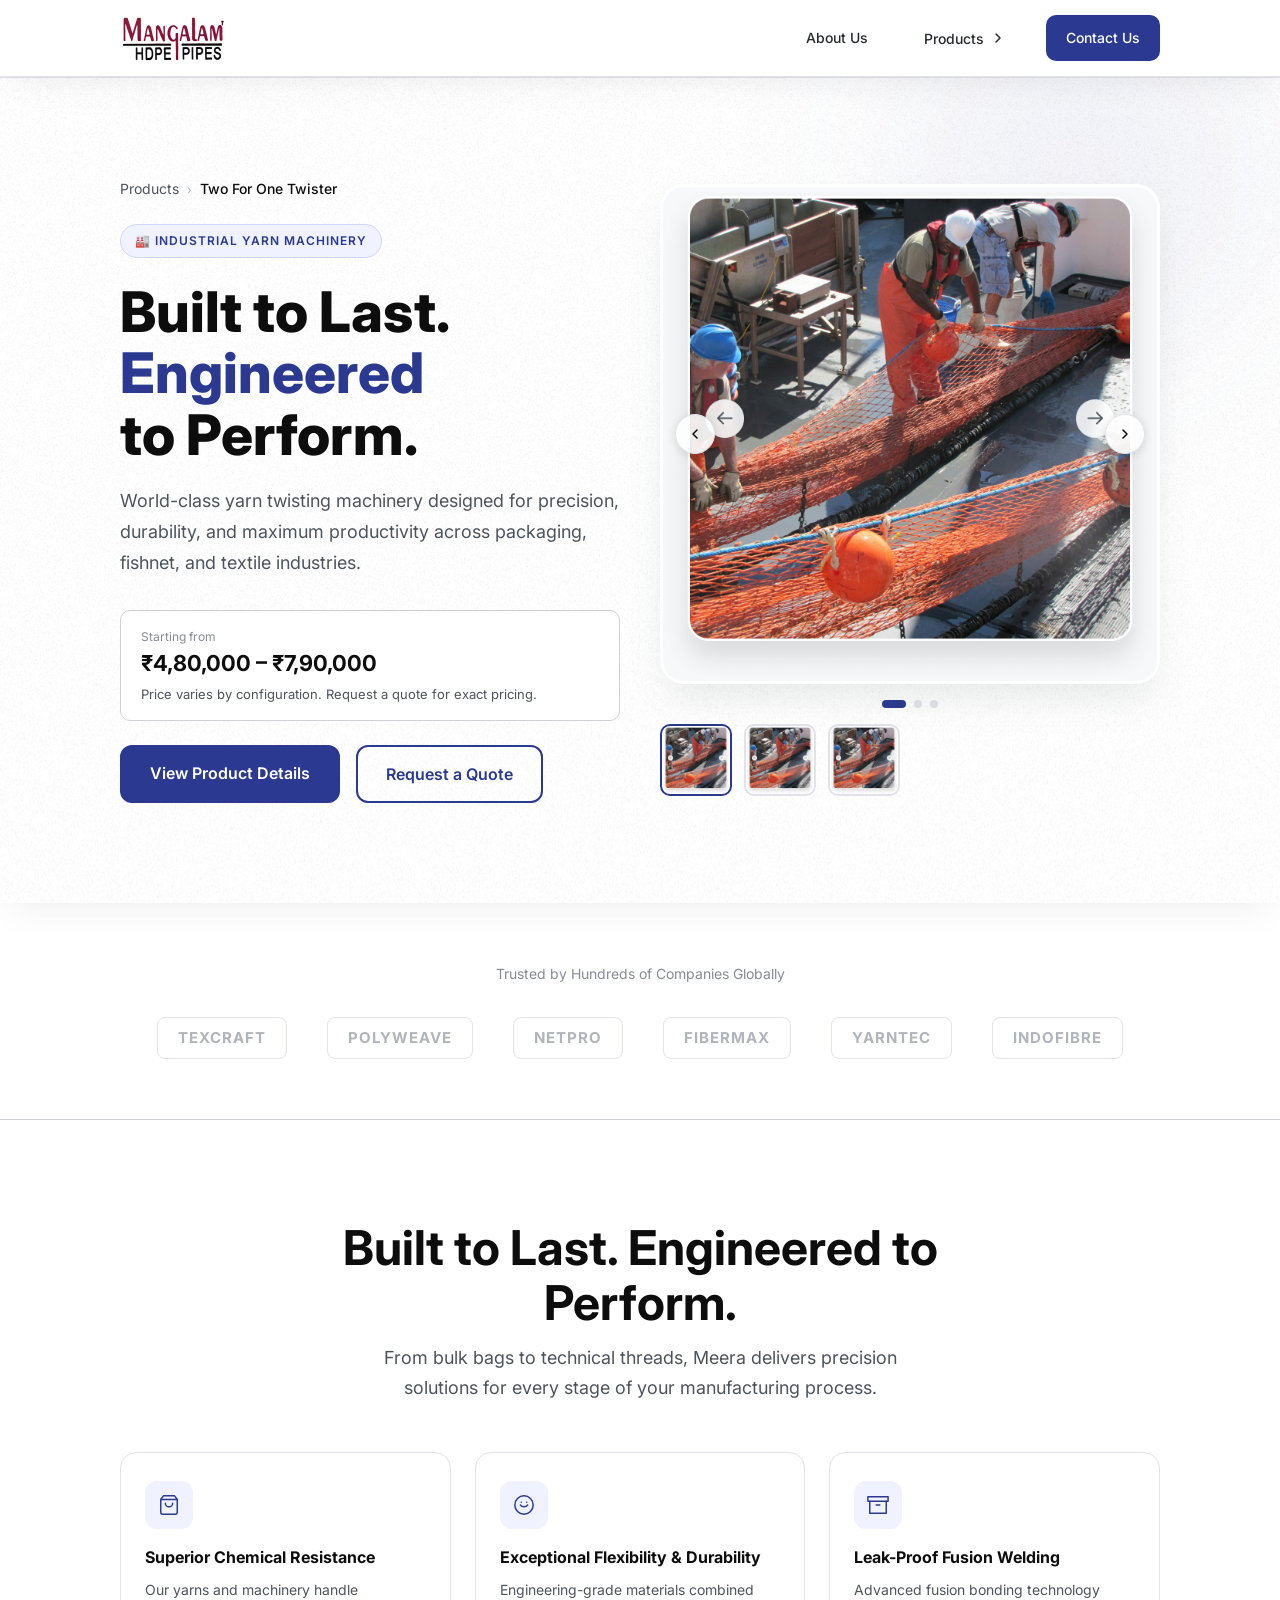
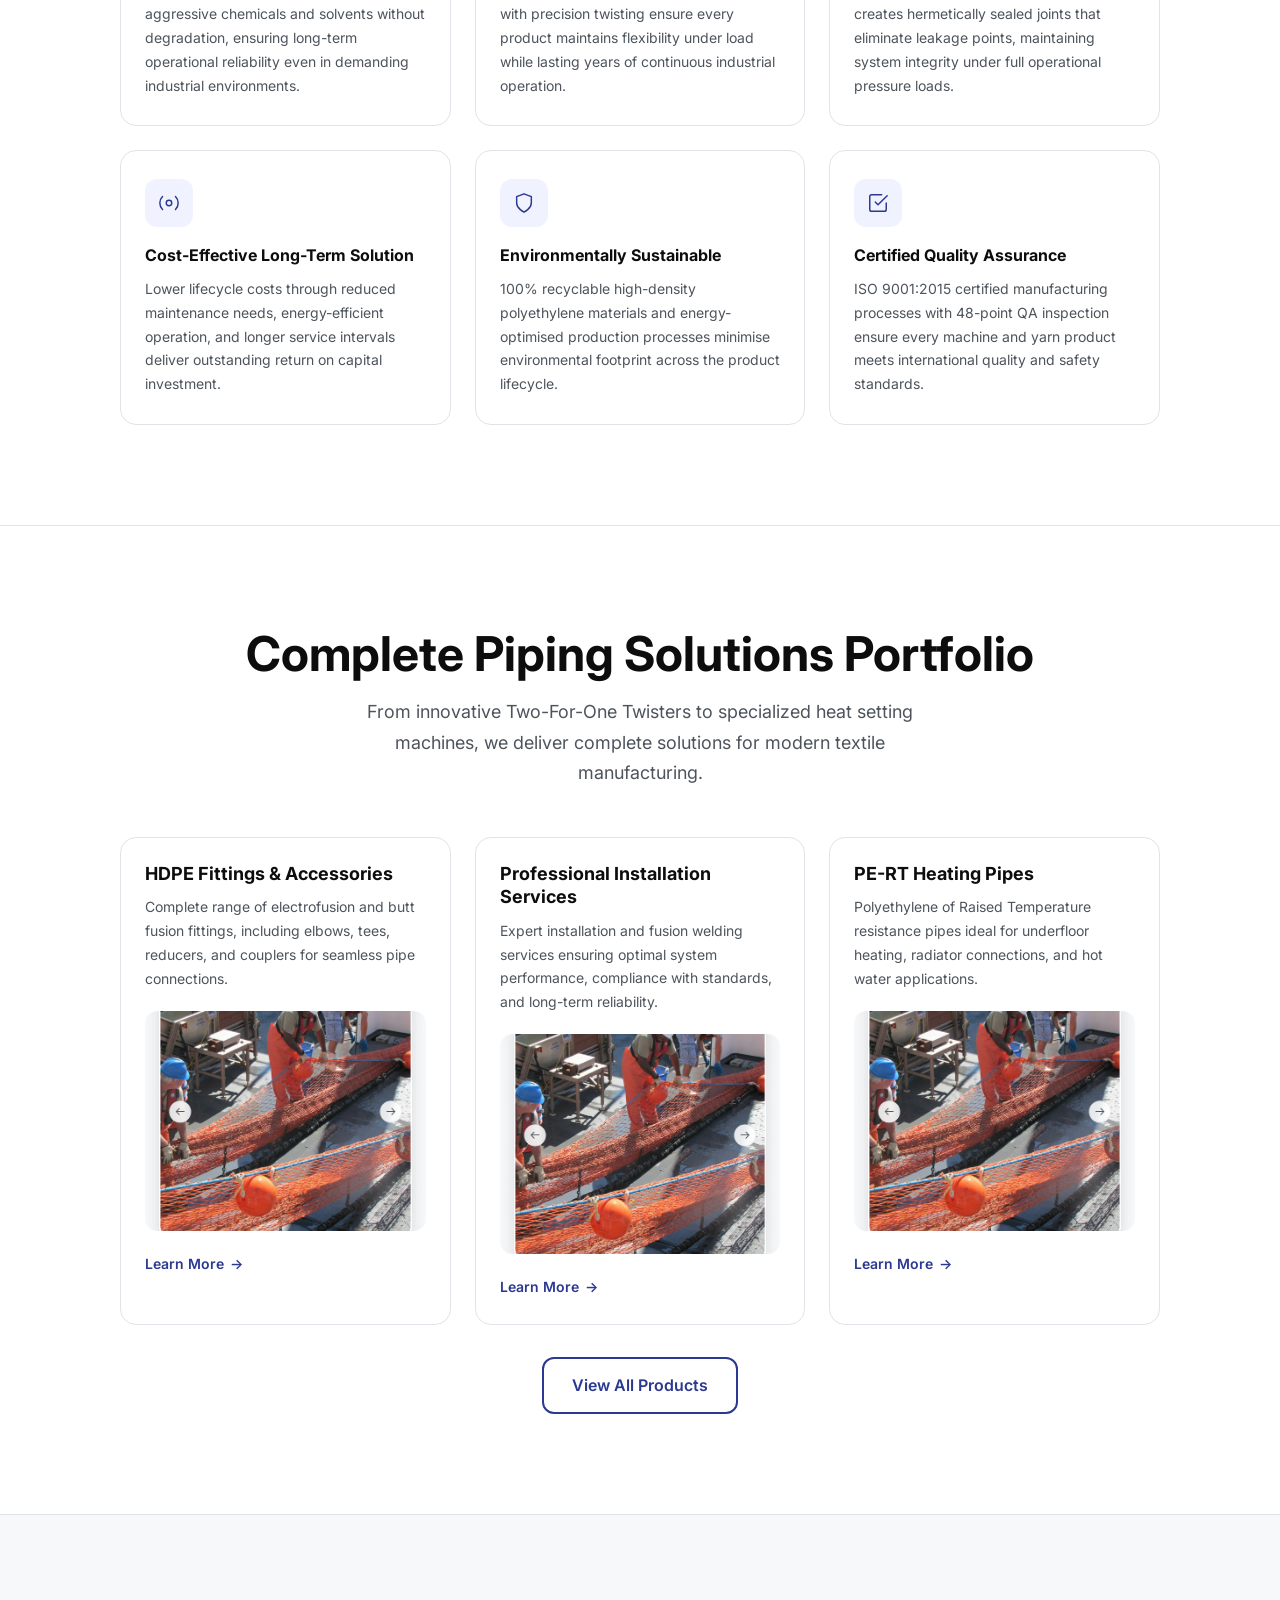
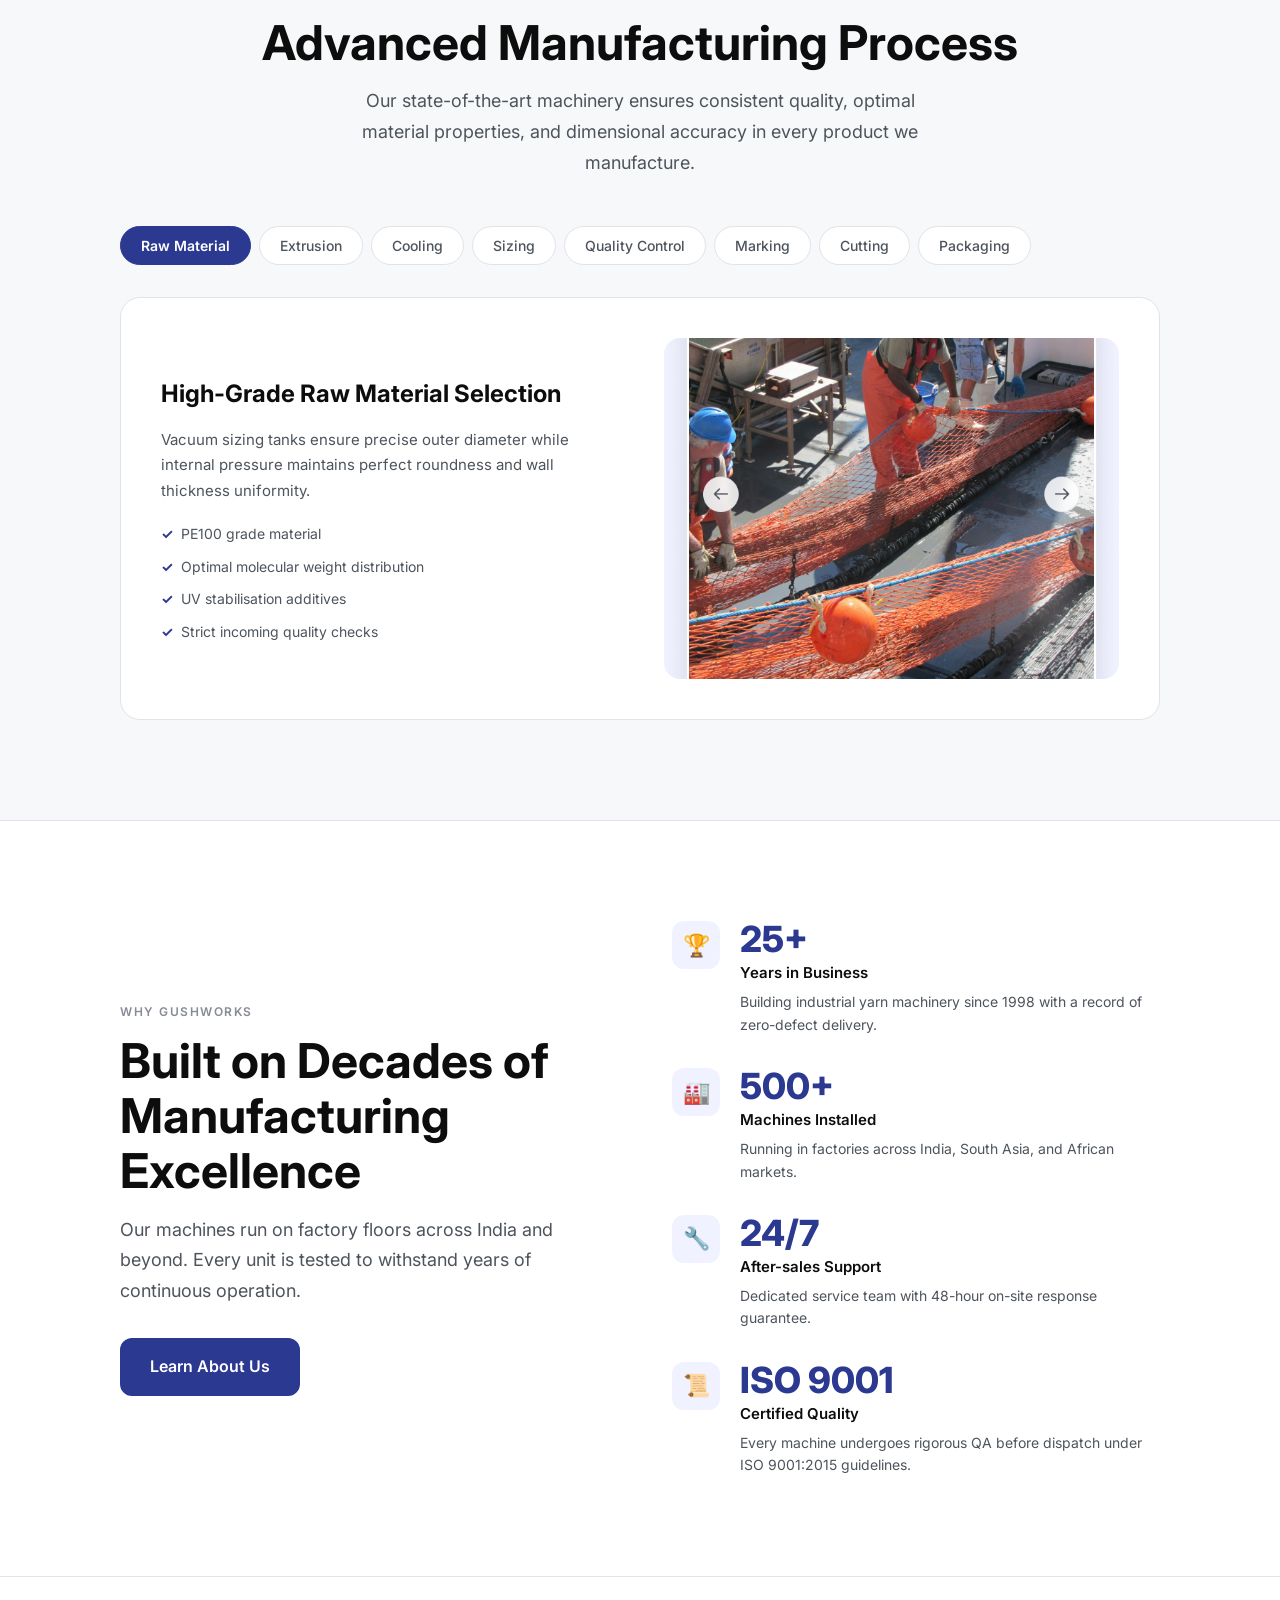
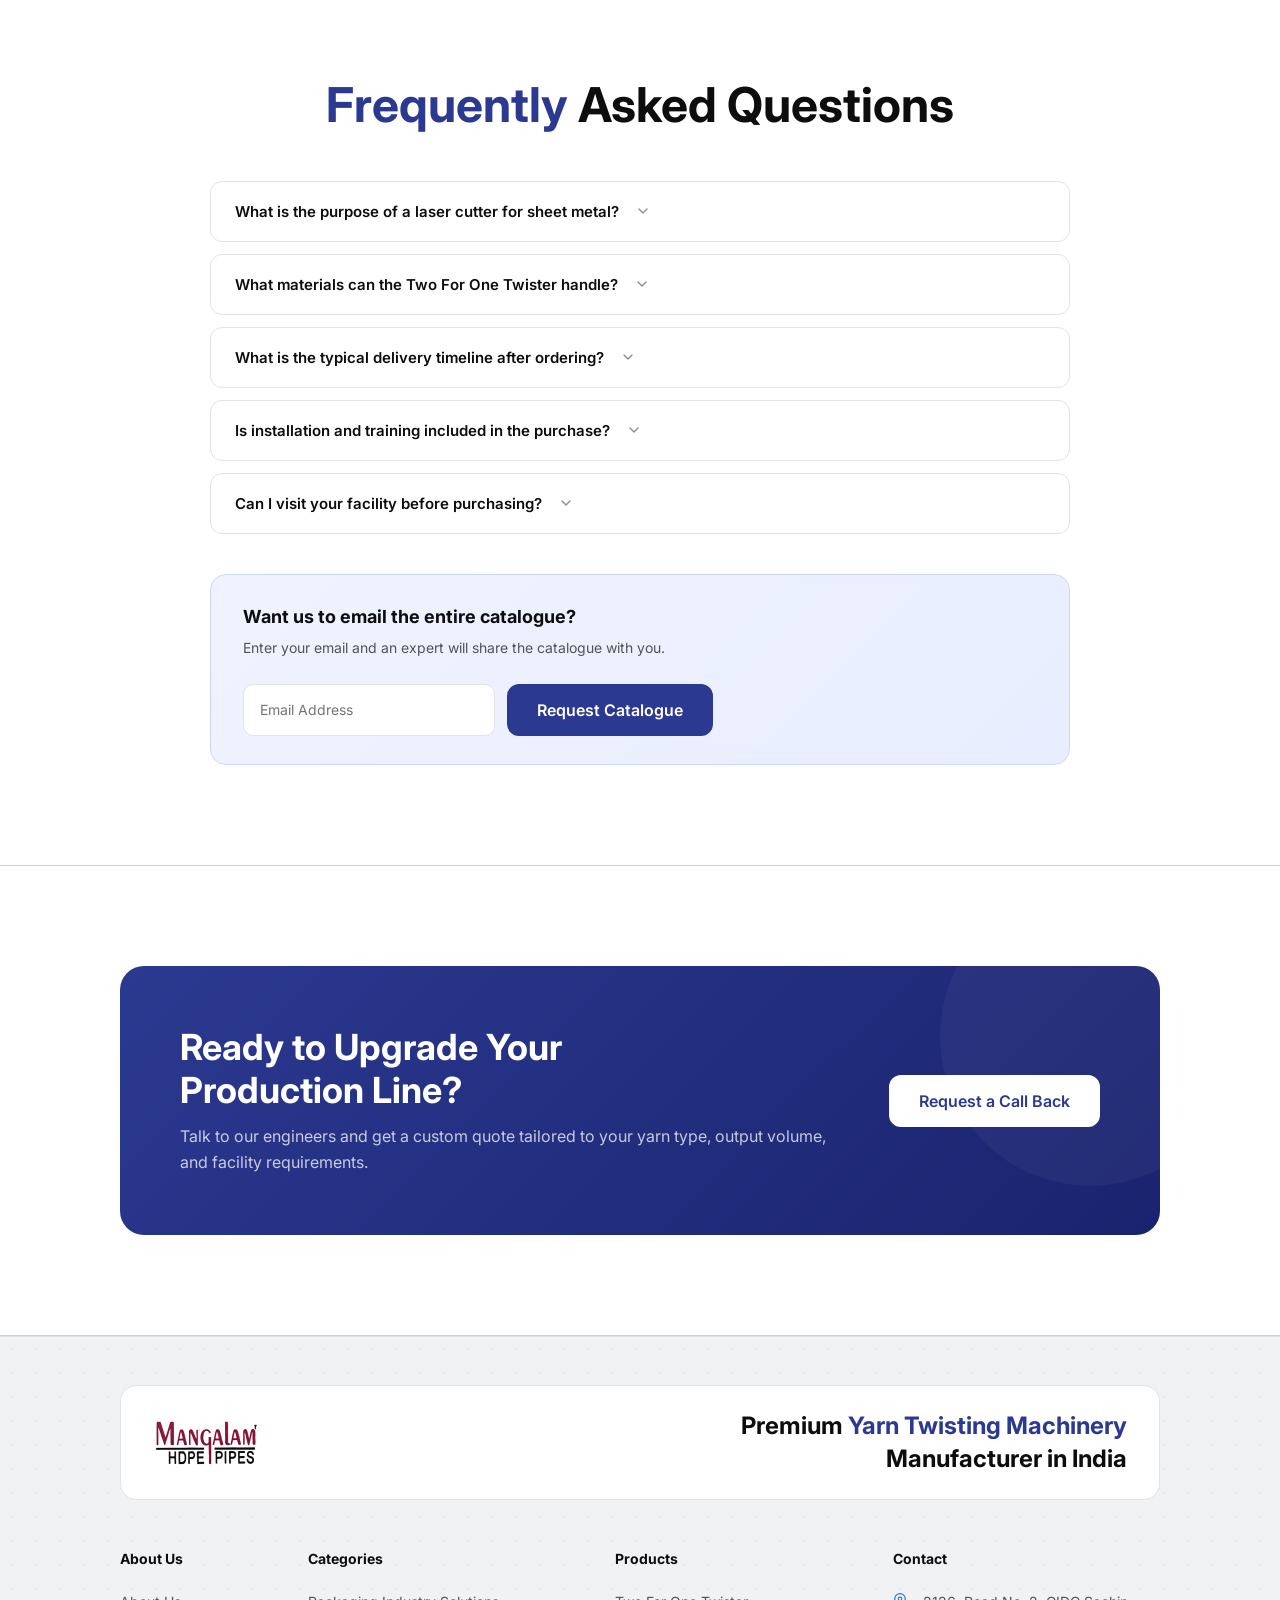
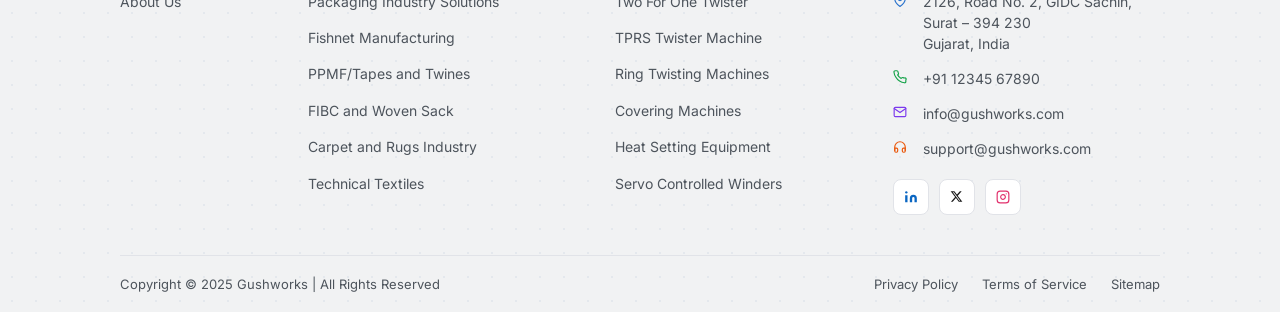
<file: index.html>
<!DOCTYPE html>
<html lang="en">
<head>
  <meta charset="UTF-8" />
  <meta name="viewport" content="width=device-width, initial-scale=1.0" />
  <title>Gushworks — Built to Last. Engineered to Perform.</title>
  <meta name="description" content="Gushworks manufactures industrial yarn machinery trusted by hundreds of companies globally. From packaging to fishnet solutions — precision engineering for every industry." />
  <link rel="stylesheet" href="styles.css" />
  <link rel="preconnect" href="https://fonts.googleapis.com" />
  <link rel="preconnect" href="https://fonts.gstatic.com" crossorigin />
</head>
<body>

<!-- ===================================================================
     STICKY HEADER BAND
     Positioned above the navbar. Hidden by default (translateY(-100%)).
     JS adds .visible class when user scrolls past the first fold (hero).
     Disappears when scrolling back to top.
=================================================================== -->
<div class="sticky-header" id="sticky-header" role="banner" aria-label="Sticky product header" aria-hidden="true">
  <div class="container">
    <div class="sticky-header__left">
      <span class="sticky-header__name">Gushworks — Two For One Twister</span>
      <span class="sticky-header__badge">🏭 Industrial Yarn Machinery</span>
    </div>
    <div class="sticky-header__right">
      <span class="sticky-header__price">₹4,80,000 – ₹7,90,000</span>
      <button class="sticky-header__cta" data-modal="modal-quote">Request a Quote</button>
    </div>
  </div>
</div>

<!-- ===================================================================
     NAVBAR
     z-index: 1000. Translates down when .sticky-header.visible is active.
=================================================================== -->
<header class="navbar" role="banner" aria-label="Main navigation">
  <div class="container">
    <a href="index.html" class="navbar__logo" aria-label="Gushworks home">
      <img src="logo.png" alt="Gushworks Logo" width="109" height="45" />
    </a>
    <nav class="navbar__right" aria-label="Primary navigation">
      <a href="about.html" class="nav-link">About Us</a>
      <div class="nav-dropdown" role="navigation" aria-label="Products dropdown">
        <button class="nav-link" aria-haspopup="true" aria-expanded="false" id="products-btn">
          Products
          <span class="nav-dropdown__icon" aria-hidden="true">
            <svg width="16" height="16" viewBox="0 0 16 16" fill="none"><path d="M6 12L10 8L6 4" stroke="currentColor" stroke-width="1.5" stroke-linecap="round" stroke-linejoin="round"/></svg>
          </span>
        </button>
        <ul class="dropdown-menu" role="menu" aria-labelledby="products-btn">
          <li role="none"><a href="product-detail.html" role="menuitem">Two For One Twister</a></li>
          <li role="none"><a href="products.html" role="menuitem">Packaging Industry Solutions</a></li>
          <li role="none"><a href="products.html" role="menuitem">Fishnet Manufacturing</a></li>
          <li role="none"><a href="products.html" role="menuitem">All Products</a></li>
        </ul>
      </div>
      <a href="contact.html" class="btn-nav">Contact Us</a>
    </nav>
    <button class="hamburger" aria-label="Toggle mobile menu" aria-expanded="false">
      <span></span><span></span><span></span>
    </button>
  </div>
</header>

<!-- Mobile Nav -->
<nav class="mobile-nav" aria-label="Mobile navigation">
  <a href="index.html">Home</a>
  <a href="about.html">About Us</a>
  <a href="products.html">Products</a>
  <a href="product-detail.html">Two For One Twister</a>
  <a href="contact.html" class="btn-mobile-contact">Contact Us</a>
</nav>

<main class="page-body">

  <!-- ===================================================================
       HERO SECTION
  =================================================================== -->
  <section class="hero" aria-label="Hero">
    <div class="hero-noise" aria-hidden="true"></div>
    <div class="hero-blur" aria-hidden="true"></div>
    <div class="container">

      <!-- Left: Content -->
      <div class="hero__content" data-reveal>
        <nav class="breadcrumb" aria-label="Breadcrumb">
          <a href="products.html">Products</a>
          <span class="sep" aria-hidden="true">›</span>
          <span class="current">Two For One Twister</span>
        </nav>
        <div class="hero__badge" aria-label="Category">🏭 Industrial Yarn Machinery</div>
        <h1 class="hero__title">Built to Last.<br><span>Engineered</span><br>to Perform.</h1>
        <p class="hero__desc">World-class yarn twisting machinery designed for precision, durability, and maximum productivity across packaging, fishnet, and textile industries.</p>

        <div class="price-card">
          <div>
            <div class="price-card__label">Starting from</div>
            <div class="price-card__value">₹4,80,000 – ₹7,90,000</div>
            <div class="price-card__note">Price varies by configuration. Request a quote for exact pricing.</div>
          </div>
        </div>

        <div class="hero__actions">
          <a href="product-detail.html" class="btn btn-primary">View Product Details</a>
          <button class="btn btn-outline" data-modal="modal-quote">Request a Quote</button>
        </div>
      </div>

      <!-- Right: Carousel -->
      <div class="hero__carousel-col" data-reveal>
        <div class="carousel-wrapper">
          <div class="carousel" id="hero-carousel" data-zoom tabindex="0" aria-label="Product images carousel" role="img">
            <div class="carousel__track" role="list">
              <div class="carousel__slide" role="listitem" aria-label="Product image 1">
                <img src="product-main.png" alt="Two For One Twister — Front view" loading="lazy" />
              </div>
              <div class="carousel__slide" role="listitem" aria-label="Product image 2">
                <img src="product-main.png" alt="Two For One Twister — Side view" loading="lazy" />
              </div>
              <div class="carousel__slide" role="listitem" aria-label="Product image 3">
                <img src="product-main.png" alt="Two For One Twister — Detail view" loading="lazy" />
              </div>
            </div>
            <button class="carousel__btn carousel__btn--prev" aria-label="Previous image">
              <svg width="16" height="16" viewBox="0 0 16 16" fill="none"><path d="M10 12L6 8L10 4" stroke="currentColor" stroke-width="1.5" stroke-linecap="round" stroke-linejoin="round"/></svg>
            </button>
            <button class="carousel__btn carousel__btn--next" aria-label="Next image">
              <svg width="16" height="16" viewBox="0 0 16 16" fill="none"><path d="M6 12L10 8L6 4" stroke="currentColor" stroke-width="1.5" stroke-linecap="round" stroke-linejoin="round"/></svg>
            </button>

          </div>
          <!-- Zoom panel -->
          <div class="zoom-panel" aria-hidden="true">
            <img src="product-main.png" alt="" />
          </div>
          <!-- Dots -->
          <div class="carousel__dots" role="tablist" aria-label="Slide indicators">
            <button class="carousel__dot active" role="tab" aria-selected="true" aria-label="Slide 1"></button>
            <button class="carousel__dot" role="tab" aria-selected="false" aria-label="Slide 2"></button>
            <button class="carousel__dot" role="tab" aria-selected="false" aria-label="Slide 3"></button>
          </div>
          <!-- Thumbnails -->
          <div class="carousel__thumbnails" aria-label="Image thumbnails">
            <button class="carousel__thumb active" aria-label="View image 1"><img src="product-main.png" alt="Thumbnail 1" /></button>
            <button class="carousel__thumb" aria-label="View image 2"><img src="product-main.png" alt="Thumbnail 2" /></button>
            <button class="carousel__thumb" aria-label="View image 3"><img src="product-main.png" alt="Thumbnail 3" /></button>
          </div>
        </div>
      </div>

    </div>
  </section>

  <!-- ===================================================================
       CLIENTS / TRUSTED BY
  =================================================================== -->
  <section class="clients-section" aria-label="Trusted clients">
    <div class="container">
      <p class="clients-label">Trusted by Hundreds of Companies Globally</p>
      <div class="clients-logos" aria-label="Client logos">
        <span class="client-logo-text">TEXCRAFT</span>
        <span class="client-logo-text">POLYWEAVE</span>
        <span class="client-logo-text">NETPRO</span>
        <span class="client-logo-text">FIBERMAX</span>
        <span class="client-logo-text">YARNTEC</span>
        <span class="client-logo-text">INDOFIBRE</span>
      </div>
    </div>
  </section>

  <!-- ===================================================================
       FEATURES — 6-CARD LIGHT GRID
  =================================================================== -->
  <section class="features-light-section" aria-label="Key features">
    <div class="container">
      <div class="text-center" data-reveal>
        <h2 class="section-heading" style="max-width:600px;margin:0 auto 12px;">Built to Last. Engineered to Perform.</h2>
        <p class="section-subheading" style="max-width:560px;margin:0 auto;">From bulk bags to technical threads, Meera delivers precision solutions for every stage of your manufacturing process.</p>
      </div>
      <div class="feat6-grid mt-48">
        <div class="feat6-card" data-reveal>
          <div class="feat6-icon">
            <svg width="22" height="22" viewBox="0 0 24 24" fill="none" stroke="currentColor" stroke-width="1.6" stroke-linecap="round" stroke-linejoin="round"><path d="M6 2L3 6v14a2 2 0 0 0 2 2h14a2 2 0 0 0 2-2V6l-3-4z"/><line x1="3" y1="6" x2="21" y2="6"/><path d="M16 10a4 4 0 0 1-8 0"/></svg>
          </div>
          <h3 class="feat6-title">Superior Chemical Resistance</h3>
          <p class="feat6-desc">Our yarns and machinery handle aggressive chemicals and solvents without degradation, ensuring long-term operational reliability even in demanding industrial environments.</p>
        </div>
        <div class="feat6-card" data-reveal>
          <div class="feat6-icon">
            <svg width="22" height="22" viewBox="0 0 24 24" fill="none" stroke="currentColor" stroke-width="1.6" stroke-linecap="round" stroke-linejoin="round"><path d="M12 2a10 10 0 1 0 0 20A10 10 0 0 0 12 2z"/><path d="M8 12s1.5 2 4 2 4-2 4-2"/><line x1="9" y1="9" x2="9.01" y2="9"/><line x1="15" y1="9" x2="15.01" y2="9"/></svg>
          </div>
          <h3 class="feat6-title">Exceptional Flexibility &amp; Durability</h3>
          <p class="feat6-desc">Engineering-grade materials combined with precision twisting ensure every product maintains flexibility under load while lasting years of continuous industrial operation.</p>
        </div>
        <div class="feat6-card" data-reveal>
          <div class="feat6-icon">
            <svg width="22" height="22" viewBox="0 0 24 24" fill="none" stroke="currentColor" stroke-width="1.6" stroke-linecap="round" stroke-linejoin="round"><polyline points="21 8 21 21 3 21 3 8"/><rect x="1" y="3" width="22" height="5"/><line x1="10" y1="12" x2="14" y2="12"/></svg>
          </div>
          <h3 class="feat6-title">Leak-Proof Fusion Welding</h3>
          <p class="feat6-desc">Advanced fusion bonding technology creates hermetically sealed joints that eliminate leakage points, maintaining system integrity under full operational pressure loads.</p>
        </div>
        <div class="feat6-card" data-reveal>
          <div class="feat6-icon">
            <svg width="22" height="22" viewBox="0 0 24 24" fill="none" stroke="currentColor" stroke-width="1.6" stroke-linecap="round" stroke-linejoin="round"><circle cx="12" cy="12" r="3"/><path d="M19.07 4.93a10 10 0 0 1 0 14.14"/><path d="M4.93 4.93a10 10 0 0 0 0 14.14"/></svg>
          </div>
          <h3 class="feat6-title">Cost-Effective Long-Term Solution</h3>
          <p class="feat6-desc">Lower lifecycle costs through reduced maintenance needs, energy-efficient operation, and longer service intervals deliver outstanding return on capital investment.</p>
        </div>
        <div class="feat6-card" data-reveal>
          <div class="feat6-icon">
            <svg width="22" height="22" viewBox="0 0 24 24" fill="none" stroke="currentColor" stroke-width="1.6" stroke-linecap="round" stroke-linejoin="round"><path d="M12 22s8-4 8-10V5l-8-3-8 3v7c0 6 8 10 8 10z"/></svg>
          </div>
          <h3 class="feat6-title">Environmentally Sustainable</h3>
          <p class="feat6-desc">100% recyclable high-density polyethylene materials and energy-optimised production processes minimise environmental footprint across the product lifecycle.</p>
        </div>
        <div class="feat6-card" data-reveal>
          <div class="feat6-icon">
            <svg width="22" height="22" viewBox="0 0 24 24" fill="none" stroke="currentColor" stroke-width="1.6" stroke-linecap="round" stroke-linejoin="round"><polyline points="9 11 12 14 22 4"/><path d="M21 12v7a2 2 0 0 1-2 2H5a2 2 0 0 1-2-2V5a2 2 0 0 1 2-2h11"/></svg>
          </div>
          <h3 class="feat6-title">Certified Quality Assurance</h3>
          <p class="feat6-desc">ISO 9001:2015 certified manufacturing processes with 48-point QA inspection ensure every machine and yarn product meets international quality and safety standards.</p>
        </div>
      </div>
    </div>
  </section>

  <!-- ===================================================================
       PRODUCTS GRID — Figma layout: title→desc→image→Learn More
  =================================================================== -->
  <section class="products-section" id="products" aria-label="Product lineup">
    <div class="container">
      <div class="text-center" data-reveal>
        <h2 class="section-heading">Complete Piping Solutions Portfolio</h2>
        <p class="section-subheading" style="max-width:580px;margin:12px auto 0;">From innovative Two-For-One Twisters to specialized heat setting machines, we deliver complete solutions for modern textile manufacturing.</p>
      </div>
      <div class="portfolio-grid mt-48">
        <article class="portfolio-card" data-reveal>
          <div class="portfolio-card__body">
            <h3 class="portfolio-card__title">HDPE Fittings &amp; Accessories</h3>
            <p class="portfolio-card__desc">Complete range of electrofusion and butt fusion fittings, including elbows, tees, reducers, and couplers for seamless pipe connections.</p>
          </div>
          <div class="portfolio-card__img">
            <img src="product-main.png" alt="HDPE Fittings" loading="lazy" />
          </div>
          <div class="portfolio-card__footer">
            <a href="product-detail.html" class="portfolio-card__btn">Learn More</a>
          </div>
        </article>
        <article class="portfolio-card" data-reveal>
          <div class="portfolio-card__body">
            <h3 class="portfolio-card__title">Professional Installation Services</h3>
            <p class="portfolio-card__desc">Expert installation and fusion welding services ensuring optimal system performance, compliance with standards, and long-term reliability.</p>
          </div>
          <div class="portfolio-card__img">
            <img src="product-main.png" alt="Professional Installation" loading="lazy" />
          </div>
          <div class="portfolio-card__footer">
            <a href="products.html" class="portfolio-card__btn">Learn More</a>
          </div>
        </article>
        <article class="portfolio-card" data-reveal>
          <div class="portfolio-card__body">
            <h3 class="portfolio-card__title">PE-RT Heating Pipes</h3>
            <p class="portfolio-card__desc">Polyethylene of Raised Temperature resistance pipes ideal for underfloor heating, radiator connections, and hot water applications.</p>
          </div>
          <div class="portfolio-card__img">
            <img src="product-main.png" alt="PE-RT Heating Pipes" loading="lazy" />
          </div>
          <div class="portfolio-card__footer">
            <a href="products.html" class="portfolio-card__btn">Learn More</a>
          </div>
        </article>
      </div>
      <div class="text-center mt-32" data-reveal>
        <a href="products.html" class="btn btn-outline">View All Products</a>
      </div>
    </div>
  </section>

  <!-- ===================================================================
       MANUFACTURING PROCESS — Tab style
  =================================================================== -->
  <section class="process-section" aria-label="Manufacturing process">
    <div class="container">
      <div class="text-center" data-reveal>
        <h2 class="section-heading">Advanced Manufacturing Process</h2>
        <p class="section-subheading" style="max-width:580px;margin:12px auto 0;">Our state-of-the-art machinery ensures consistent quality, optimal material properties, and dimensional accuracy in every product we manufacture.</p>
      </div>
      <!-- Tab strip -->
      <div class="process-tabs mt-48" role="tablist" aria-label="Process steps">
        <button class="process-tab active" role="tab" aria-selected="true" data-process="raw-material">Raw Material</button>
        <button class="process-tab" role="tab" aria-selected="false" data-process="extrusion">Extrusion</button>
        <button class="process-tab" role="tab" aria-selected="false" data-process="cooling">Cooling</button>
        <button class="process-tab" role="tab" aria-selected="false" data-process="sizing">Sizing</button>
        <button class="process-tab" role="tab" aria-selected="false" data-process="quality">Quality Control</button>
        <button class="process-tab" role="tab" aria-selected="false" data-process="marking">Marking</button>
        <button class="process-tab" role="tab" aria-selected="false" data-process="cutting">Cutting</button>
        <button class="process-tab" role="tab" aria-selected="false" data-process="packaging">Packaging</button>
      </div>
      <!-- Tab panels -->
      <div class="process-panels">
        <div class="process-panel active" id="raw-material" role="tabpanel">
          <div class="process-panel__content">
            <div class="process-panel__text">
              <h3>High-Grade Raw Material Selection</h3>
              <p>Vacuum sizing tanks ensure precise outer diameter while internal pressure maintains perfect roundness and wall thickness uniformity.</p>
              <ul class="process-panel__list">
                <li>PE100 grade material</li>
                <li>Optimal molecular weight distribution</li>
                <li>UV stabilisation additives</li>
                <li>Strict incoming quality checks</li>
              </ul>
            </div>
            <div class="process-panel__img">
              <img src="product-main.png" alt="Raw material processing" loading="lazy" />
            </div>
          </div>
        </div>
        <div class="process-panel" id="extrusion" role="tabpanel">
          <div class="process-panel__content">
            <div class="process-panel__text">
              <h3>Precision Extrusion Technology</h3>
              <p>Computer-controlled extruders melt and form the raw material at precise temperatures, ensuring consistent wall thickness and structural integrity.</p>
              <ul class="process-panel__list">
                <li>Temperature-controlled barrel zones</li>
                <li>Consistent melt pressure monitoring</li>
                <li>Automated screw speed adjustment</li>
                <li>Real-time output logging</li>
              </ul>
            </div>
            <div class="process-panel__img">
              <img src="product-main.png" alt="Extrusion process" loading="lazy" />
            </div>
          </div>
        </div>
        <div class="process-panel" id="cooling" role="tabpanel">
          <div class="process-panel__content">
            <div class="process-panel__text">
              <h3>Controlled Cooling System</h3>
              <p>Water cooling tanks rapidly stabilise the product shape, locking in dimensional accuracy and preventing warping or distortion.</p>
              <ul class="process-panel__list">
                <li>Multi-stage cooling tanks</li>
                <li>Temperature-regulated water</li>
                <li>Minimal thermal stress</li>
              </ul>
            </div>
            <div class="process-panel__img">
              <img src="product-main.png" alt="Cooling process" loading="lazy" />
            </div>
          </div>
        </div>
        <div class="process-panel" id="sizing" role="tabpanel">
          <div class="process-panel__content">
            <div class="process-panel__text">
              <h3>Vacuum Sizing &amp; Calibration</h3>
              <p>Vacuum sizing tanks maintain exact outside diameter while ensuring round, uniform cross-section throughout the entire product length.</p>
              <ul class="process-panel__list">
                <li>±0.1 mm diameter tolerance</li>
                <li>Automated vacuum control</li>
                <li>Continuous dimension logging</li>
              </ul>
            </div>
            <div class="process-panel__img">
              <img src="product-main.png" alt="Sizing process" loading="lazy" />
            </div>
          </div>
        </div>
        <div class="process-panel" id="quality" role="tabpanel">
          <div class="process-panel__content">
            <div class="process-panel__text">
              <h3>48-Point Quality Control</h3>
              <p>Every product passes a 48-point inspection including dimensional accuracy, pressure testing, and visual surface quality checks.</p>
              <ul class="process-panel__list">
                <li>Hydrostatic pressure testing</li>
                <li>Wall thickness verification</li>
                <li>Surface defect inspection</li>
                <li>ISO 9001:2015 documentation</li>
              </ul>
            </div>
            <div class="process-panel__img">
              <img src="product-main.png" alt="Quality control" loading="lazy" />
            </div>
          </div>
        </div>
        <div class="process-panel" id="marking" role="tabpanel">
          <div class="process-panel__content">
            <div class="process-panel__text">
              <h3>Laser Marking &amp; Identification</h3>
              <p>Permanent laser marking applies product code, standard compliance, batch number, and production date at specified intervals along the entire length.</p>
              <ul class="process-panel__list">
                <li>Permanent UV-resistant marking</li>
                <li>Full traceability data</li>
                <li>Standard compliance codes</li>
              </ul>
            </div>
            <div class="process-panel__img">
              <img src="product-main.png" alt="Marking process" loading="lazy" />
            </div>
          </div>
        </div>
        <div class="process-panel" id="cutting" role="tabpanel">
          <div class="process-panel__content">
            <div class="process-panel__text">
              <h3>High-Precision Cutting</h3>
              <p>Servo-controlled planetary cutters deliver burr-free, square cuts at exact specified lengths with tolerance within ±2 mm.</p>
              <ul class="process-panel__list">
                <li>±2 mm length accuracy</li>
                <li>Burr-free cut surface</li>
                <li>Automated length counting</li>
              </ul>
            </div>
            <div class="process-panel__img">
              <img src="product-main.png" alt="Cutting process" loading="lazy" />
            </div>
          </div>
        </div>
        <div class="process-panel" id="packaging" role="tabpanel">
          <div class="process-panel__content">
            <div class="process-panel__text">
              <h3>Secure Packaging &amp; Dispatch</h3>
              <p>Products are bundled, capped, and stretch-wrapped with full labelling for safe transport and easy site handling on delivery.</p>
              <ul class="process-panel__list">
                <li>End-capped for protection</li>
                <li>Bundled &amp; stretch-wrapped</li>
                <li>Full batch documentation</li>
              </ul>
            </div>
            <div class="process-panel__img">
              <img src="product-main.png" alt="Packaging process" loading="lazy" />
            </div>
          </div>
        </div>
      </div>
    </div>
  </section>

  <!-- ===================================================================
       WHY CHOOSE US
  =================================================================== -->
  <section class="why-section" id="why-us" aria-label="Why choose Gushworks">
    <div class="container">
      <div class="why-grid">
        <div data-reveal>
          <div class="section-label">Why Gushworks</div>
          <h2 class="section-heading">Built on Decades of Manufacturing Excellence</h2>
          <p class="section-subheading">Our machines run on factory floors across India and beyond. Every unit is tested to withstand years of continuous operation.</p>
          <div class="mt-32">
            <a href="about.html" class="btn btn-primary">Learn About Us</a>
          </div>
        </div>
        <div class="why__stat-list" data-reveal>
          <div class="why__stat-item">
            <div class="why__stat-icon">🏆</div>
            <div>
              <div class="why__stat-num">25+</div>
              <div class="why__stat-label">Years in Business</div>
              <div class="why__stat-desc">Building industrial yarn machinery since 1998 with a record of zero-defect delivery.</div>
            </div>
          </div>
          <div class="why__stat-item">
            <div class="why__stat-icon">🏭</div>
            <div>
              <div class="why__stat-num">500+</div>
              <div class="why__stat-label">Machines Installed</div>
              <div class="why__stat-desc">Running in factories across India, South Asia, and African markets.</div>
            </div>
          </div>
          <div class="why__stat-item">
            <div class="why__stat-icon">🔧</div>
            <div>
              <div class="why__stat-num">24/7</div>
              <div class="why__stat-label">After-sales Support</div>
              <div class="why__stat-desc">Dedicated service team with 48-hour on-site response guarantee.</div>
            </div>
          </div>
          <div class="why__stat-item">
            <div class="why__stat-icon">📜</div>
            <div>
              <div class="why__stat-num">ISO 9001</div>
              <div class="why__stat-label">Certified Quality</div>
              <div class="why__stat-desc">Every machine undergoes rigorous QA before dispatch under ISO 9001:2015 guidelines.</div>
            </div>
          </div>
        </div>
      </div>
    </div>
  </section>

  <!-- ===================================================================
       FAQ ACCORDION
  =================================================================== -->
  <section class="faq-section" id="faq" aria-label="Frequently asked questions">
    <div class="container">
      <div class="text-center" data-reveal>
        <h2 class="section-heading"><span style="color:var(--primary);">Frequently</span> Asked Questions</h2>
      </div>
      <div class="faq-solo mt-48" data-reveal>
        <ul class="faq-list" aria-label="FAQ list">
          <li class="faq-item">
            <button class="faq-question" aria-expanded="false">
              What is the purpose of a laser cutter for sheet metal?
              <span class="faq-chevron" aria-hidden="true">
                <svg width="16" height="16" viewBox="0 0 24 24" fill="none" stroke="currentColor" stroke-width="2" stroke-linecap="round" stroke-linejoin="round"><polyline points="6 9 12 15 18 9"/></svg>
              </span>
            </button>
            <div class="faq-answer">
              It is designed to cut various types of sheet metal with precision, allowing for intricate designs and shapes that are essential in manufacturing processes.
            </div>
          </li>
          <li class="faq-item">
            <button class="faq-question" aria-expanded="false">
              What materials can the Two For One Twister handle?
              <span class="faq-chevron" aria-hidden="true">
                <svg width="16" height="16" viewBox="0 0 24 24" fill="none" stroke="currentColor" stroke-width="2" stroke-linecap="round" stroke-linejoin="round"><polyline points="6 9 12 15 18 9"/></svg>
              </span>
            </button>
            <div class="faq-answer">
              The Two For One Twister is engineered for PP (polypropylene), HDPE, Nylon, Polyester, and blended yarn compositions. It supports both monofilament and multifilament configurations with adjustable tension settings.
            </div>
          </li>
          <li class="faq-item">
            <button class="faq-question" aria-expanded="false">
              What is the typical delivery timeline after ordering?
              <span class="faq-chevron" aria-hidden="true">
                <svg width="16" height="16" viewBox="0 0 24 24" fill="none" stroke="currentColor" stroke-width="2" stroke-linecap="round" stroke-linejoin="round"><polyline points="6 9 12 15 18 9"/></svg>
              </span>
            </button>
            <div class="faq-answer">
              Standard lead time is 8–12 weeks from order confirmation. Custom configurations may require 14–16 weeks. Expedited manufacturing is available for urgent orders — contact us for availability.
            </div>
          </li>
          <li class="faq-item">
            <button class="faq-question" aria-expanded="false">
              Is installation and training included in the purchase?
              <span class="faq-chevron" aria-hidden="true">
                <svg width="16" height="16" viewBox="0 0 24 24" fill="none" stroke="currentColor" stroke-width="2" stroke-linecap="round" stroke-linejoin="round"><polyline points="6 9 12 15 18 9"/></svg>
              </span>
            </button>
            <div class="faq-answer">
              Yes. All purchases include free on-site installation, commissioning, and a 2-day operator training program. Our service engineers are available Pan-India and in select international markets.
            </div>
          </li>
          <li class="faq-item">
            <button class="faq-question" aria-expanded="false">
              Can I visit your facility before purchasing?
              <span class="faq-chevron" aria-hidden="true">
                <svg width="16" height="16" viewBox="0 0 24 24" fill="none" stroke="currentColor" stroke-width="2" stroke-linecap="round" stroke-linejoin="round"><polyline points="6 9 12 15 18 9"/></svg>
              </span>
            </button>
            <div class="faq-answer">
              Absolutely. We welcome factory visits to see live machine demonstrations. Please contact us to schedule a visit. We also accommodate video-call based demonstrations for international buyers.
            </div>
          </li>
        </ul>

        <!-- Catalogue CTA -->
        <div class="faq-catalogue-cta" data-reveal>
          <div class="faq-catalogue-cta__text">
            <h4>Want us to email the entire catalogue?</h4>
            <p>Enter your email and an expert will share the catalogue with you.</p>
          </div>
          <form class="faq-catalogue-cta__form" onsubmit="return false;" aria-label="Catalogue request form">
            <input type="email" class="faq-catalogue-input" placeholder="Email Address" aria-label="Your email address" />
            <button type="submit" class="btn btn-primary">Request Catalogue</button>
          </form>
        </div>
      </div>
    </div>
  </section>

  <!-- ===================================================================
       CONTACT CTA
  =================================================================== -->
  <section class="cta-section" aria-label="Contact call to action">
    <div class="container">
      <div class="cta-box" data-reveal>
        <div class="cta-box__content">
          <h2 class="cta-box__title">Ready to Upgrade Your<br>Production Line?</h2>
          <p class="cta-box__subtitle">Talk to our engineers and get a custom quote tailored to your yarn type, output volume, and facility requirements.</p>
        </div>
        <div class="cta-box__action">
          <button class="btn btn-white" data-modal="modal-quote">Request a Call Back</button>
        </div>
      </div>
    </div>
  </section>

</main>

<!-- ===================================================================
     FOOTER
=================================================================== -->
<footer class="footer" aria-label="Site footer">
  <!-- Brand card -->
  <div class="container">
    <div class="footer-brand-card">
      <div class="footer-brand-card__logo">
        <img src="logo.png" alt="Gushworks" width="140" height="45" />
      </div>
      <div class="footer-brand-card__tagline">
        Premium <span>Yarn Twisting Machinery</span><br>Manufacturer in India
      </div>
    </div>
  </div>

  <!-- Four columns -->
  <div class="container">
    <div class="footer-grid">
      <!-- About Us -->
      <div class="footer-col">
        <h4>About Us</h4>
        <ul>
          <li><a href="about.html">About Us</a></li>
        </ul>
      </div>
      <!-- Categories -->
      <div class="footer-col">
        <h4>Categories</h4>
        <ul>
          <li><a href="products.html">Packaging Industry Solutions</a></li>
          <li><a href="products.html">Fishnet Manufacturing</a></li>
          <li><a href="products.html">PPMF/Tapes and Twines</a></li>
          <li><a href="products.html">FIBC and Woven Sack</a></li>
          <li><a href="products.html">Carpet and Rugs Industry</a></li>
          <li><a href="products.html">Technical Textiles</a></li>
        </ul>
      </div>
      <!-- Products -->
      <div class="footer-col">
        <h4>Products</h4>
        <ul>
          <li><a href="product-detail.html">Two For One Twister</a></li>
          <li><a href="products.html">TPRS Twister Machine</a></li>
          <li><a href="products.html">Ring Twisting Machines</a></li>
          <li><a href="products.html">Covering Machines</a></li>
          <li><a href="products.html">Heat Setting Equipment</a></li>
          <li><a href="products.html">Servo Controlled Winders</a></li>
        </ul>
      </div>
      <!-- Contact -->
      <div class="footer-col">
        <h4>Contact</h4>
        <div class="footer-contact-list">
          <div class="footer-contact-item">
            <span class="footer-contact-icon" aria-hidden="true">
              <svg width="14" height="14" viewBox="0 0 24 24" fill="none" stroke="currentColor" stroke-width="2" stroke-linecap="round" stroke-linejoin="round"><path d="M21 10c0 7-9 13-9 13s-9-6-9-13a9 9 0 0 1 18 0z"/><circle cx="12" cy="10" r="3"/></svg>
            </span>
            <span>2126, Road No. 2, GIDC Sachin, Surat – 394 230<br>Gujarat, India</span>
          </div>
          <div class="footer-contact-item">
            <span class="footer-contact-icon" aria-hidden="true">
              <svg width="14" height="14" viewBox="0 0 24 24" fill="none" stroke="currentColor" stroke-width="2" stroke-linecap="round" stroke-linejoin="round"><path d="M22 16.92v3a2 2 0 0 1-2.18 2 19.79 19.79 0 0 1-8.63-3.07A19.5 19.5 0 0 1 4.69 12a19.79 19.79 0 0 1-3.07-8.67A2 2 0 0 1 3.6 1.28h3a2 2 0 0 1 2 1.72c.127.96.361 1.903.7 2.81a2 2 0 0 1-.45 2.11L7.91 8.36a16 16 0 0 0 6.06 6.06l.94-.95a2 2 0 0 1 2.11-.45c.907.339 1.85.573 2.81.7A2 2 0 0 1 22 16.92z"/></svg>
            </span>
            <a href="tel:+911234567890">+91 12345 67890</a>
          </div>
          <div class="footer-contact-item">
            <span class="footer-contact-icon" aria-hidden="true">
              <svg width="14" height="14" viewBox="0 0 24 24" fill="none" stroke="currentColor" stroke-width="2" stroke-linecap="round" stroke-linejoin="round"><path d="M4 4h16c1.1 0 2 .9 2 2v12c0 1.1-.9 2-2 2H4c-1.1 0-2-.9-2-2V6c0-1.1.9-2 2-2z"/><polyline points="22,6 12,13 2,6"/></svg>
            </span>
            <a href="mailto:info@gushworks.com">info@gushworks.com</a>
          </div>
          <div class="footer-contact-item">
            <span class="footer-contact-icon" aria-hidden="true">
              <svg width="14" height="14" viewBox="0 0 24 24" fill="none" stroke="currentColor" stroke-width="2" stroke-linecap="round" stroke-linejoin="round"><path d="M3 18v-6a9 9 0 0 1 18 0v6"/><path d="M21 19a2 2 0 0 1-2 2h-1a2 2 0 0 1-2-2v-3a2 2 0 0 1 2-2h3zM3 19a2 2 0 0 0 2 2h1a2 2 0 0 0 2-2v-3a2 2 0 0 0-2-2H3z"/></svg>
            </span>
            <a href="mailto:support@gushworks.com">support@gushworks.com</a>
          </div>
        </div>
        <!-- Social icons -->
        <div class="footer-socials" aria-label="Social media links">
          <a href="#" class="footer-social-link" aria-label="LinkedIn">
            <svg width="14" height="14" viewBox="0 0 24 24" fill="currentColor"><path d="M16 8a6 6 0 0 1 6 6v7h-4v-7a2 2 0 0 0-2-2 2 2 0 0 0-2 2v7h-4v-7a6 6 0 0 1 6-6zM2 9h4v12H2z"/><circle cx="4" cy="4" r="2"/></svg>
          </a>
          <a href="#" class="footer-social-link" aria-label="X (Twitter)">
            <svg width="13" height="13" viewBox="0 0 24 24" fill="currentColor"><path d="M18.244 2.25h3.308l-7.227 8.26 8.502 11.24H16.17l-5.214-6.817L4.99 21.75H1.68l7.73-8.835L1.254 2.25H8.08l4.713 6.231zm-1.161 17.52h1.833L7.084 4.126H5.117z"/></svg>
          </a>
          <a href="#" class="footer-social-link" aria-label="Instagram">
            <svg width="14" height="14" viewBox="0 0 24 24" fill="none" stroke="currentColor" stroke-width="2" stroke-linecap="round" stroke-linejoin="round"><rect x="2" y="2" width="20" height="20" rx="5" ry="5"/><path d="M16 11.37A4 4 0 1 1 12.63 8 4 4 0 0 1 16 11.37z"/><line x1="17.5" y1="6.5" x2="17.51" y2="6.5"/></svg>
          </a>
        </div>
      </div>
    </div>
  </div>

  <!-- Bottom bar -->
  <div class="container">
    <div class="footer-bottom">
      <p>Copyright © 2025 Gushworks | All Rights Reserved</p>
      <nav class="footer-bottom-links" aria-label="Legal links">
        <a href="#">Privacy Policy</a>
        <a href="#">Terms of Service</a>
        <a href="#">Sitemap</a>
      </nav>
    </div>
  </div>
</footer>


<!-- ===================================================================
     MODAL 2 — REQUEST A QUOTE / CALL BACK
=================================================================== -->
<div class="modal-backdrop" id="modal-quote" role="dialog" aria-modal="true" aria-labelledby="modal-quote-title">
  <div class="modal-box">
    <button class="modal-close" aria-label="Close modal">✕</button>
    <h2 class="modal-title" id="modal-quote-title">Request a Call Back</h2>
    <p class="modal-subtitle">Fill in your details and our team will reach out within 24 business hours.</p>
    <form data-form id="quote-form" novalidate>
      <div class="form-row">
        <div class="form-group">
          <label class="form-label" for="quote-name">Full Name <span style="color:red">*</span></label>
          <input class="form-input" id="quote-name" type="text" placeholder="Your full name" required />
        </div>
        <div class="form-group">
          <label class="form-label" for="quote-company">Company Name</label>
          <input class="form-input" id="quote-company" type="text" placeholder="Your company" />
        </div>
      </div>
      <div class="form-group">
        <label class="form-label" for="quote-email">Email Address <span style="color:red">*</span></label>
        <input class="form-input" id="quote-email" type="email" placeholder="you@company.com" required />
      </div>
      <div class="form-group">
        <label class="form-label" for="quote-phone">Phone Number <span style="color:red">*</span></label>
        <input class="form-input" id="quote-phone" type="tel" placeholder="+91 XXXXX XXXXX" required />
      </div>
      <div class="form-group">
        <label class="form-label" for="quote-msg">Message (optional)</label>
        <textarea class="form-textarea" id="quote-msg" placeholder="Describe your requirements, yarn type, output volume..."></textarea>
      </div>
      <button type="submit" class="btn btn-primary" style="width:100%;">Request Call Back</button>
    </form>
  </div>
</div>

<script src="script.js"></script>
</body>
</html>
</file>
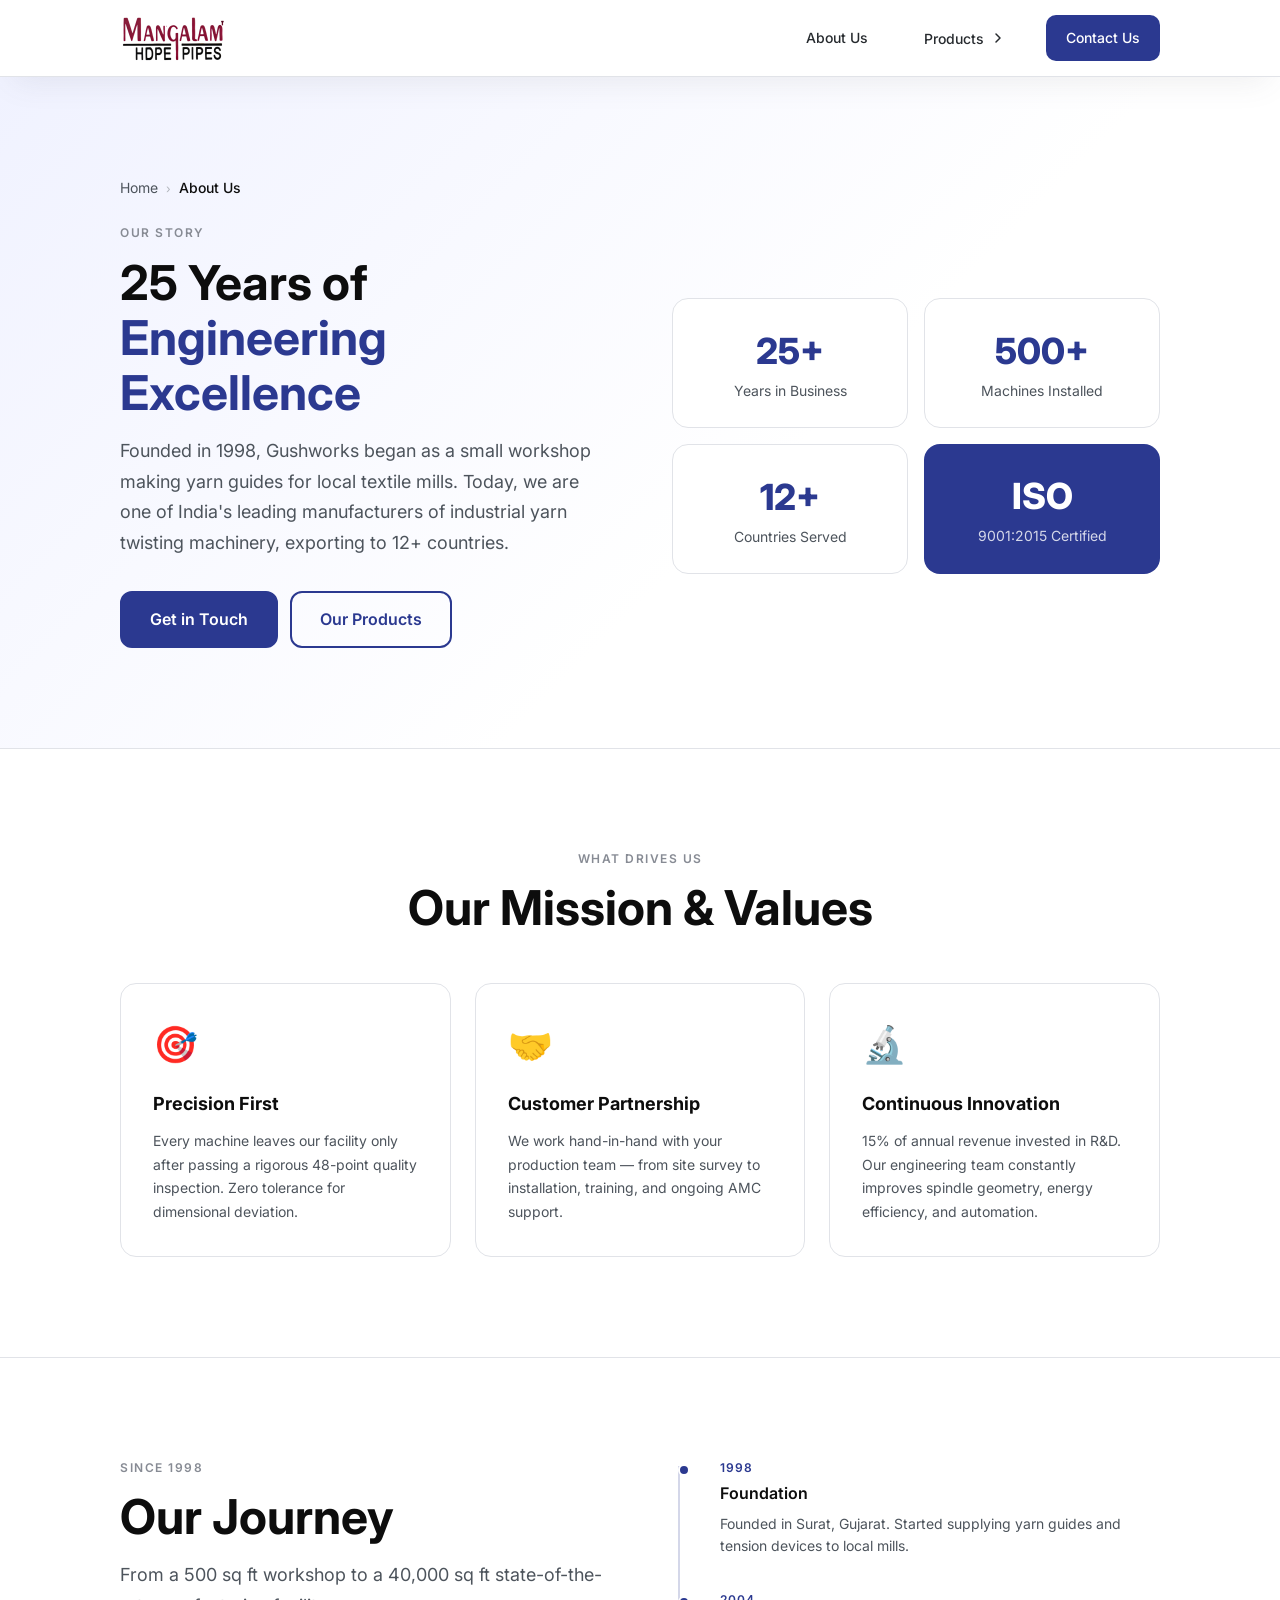
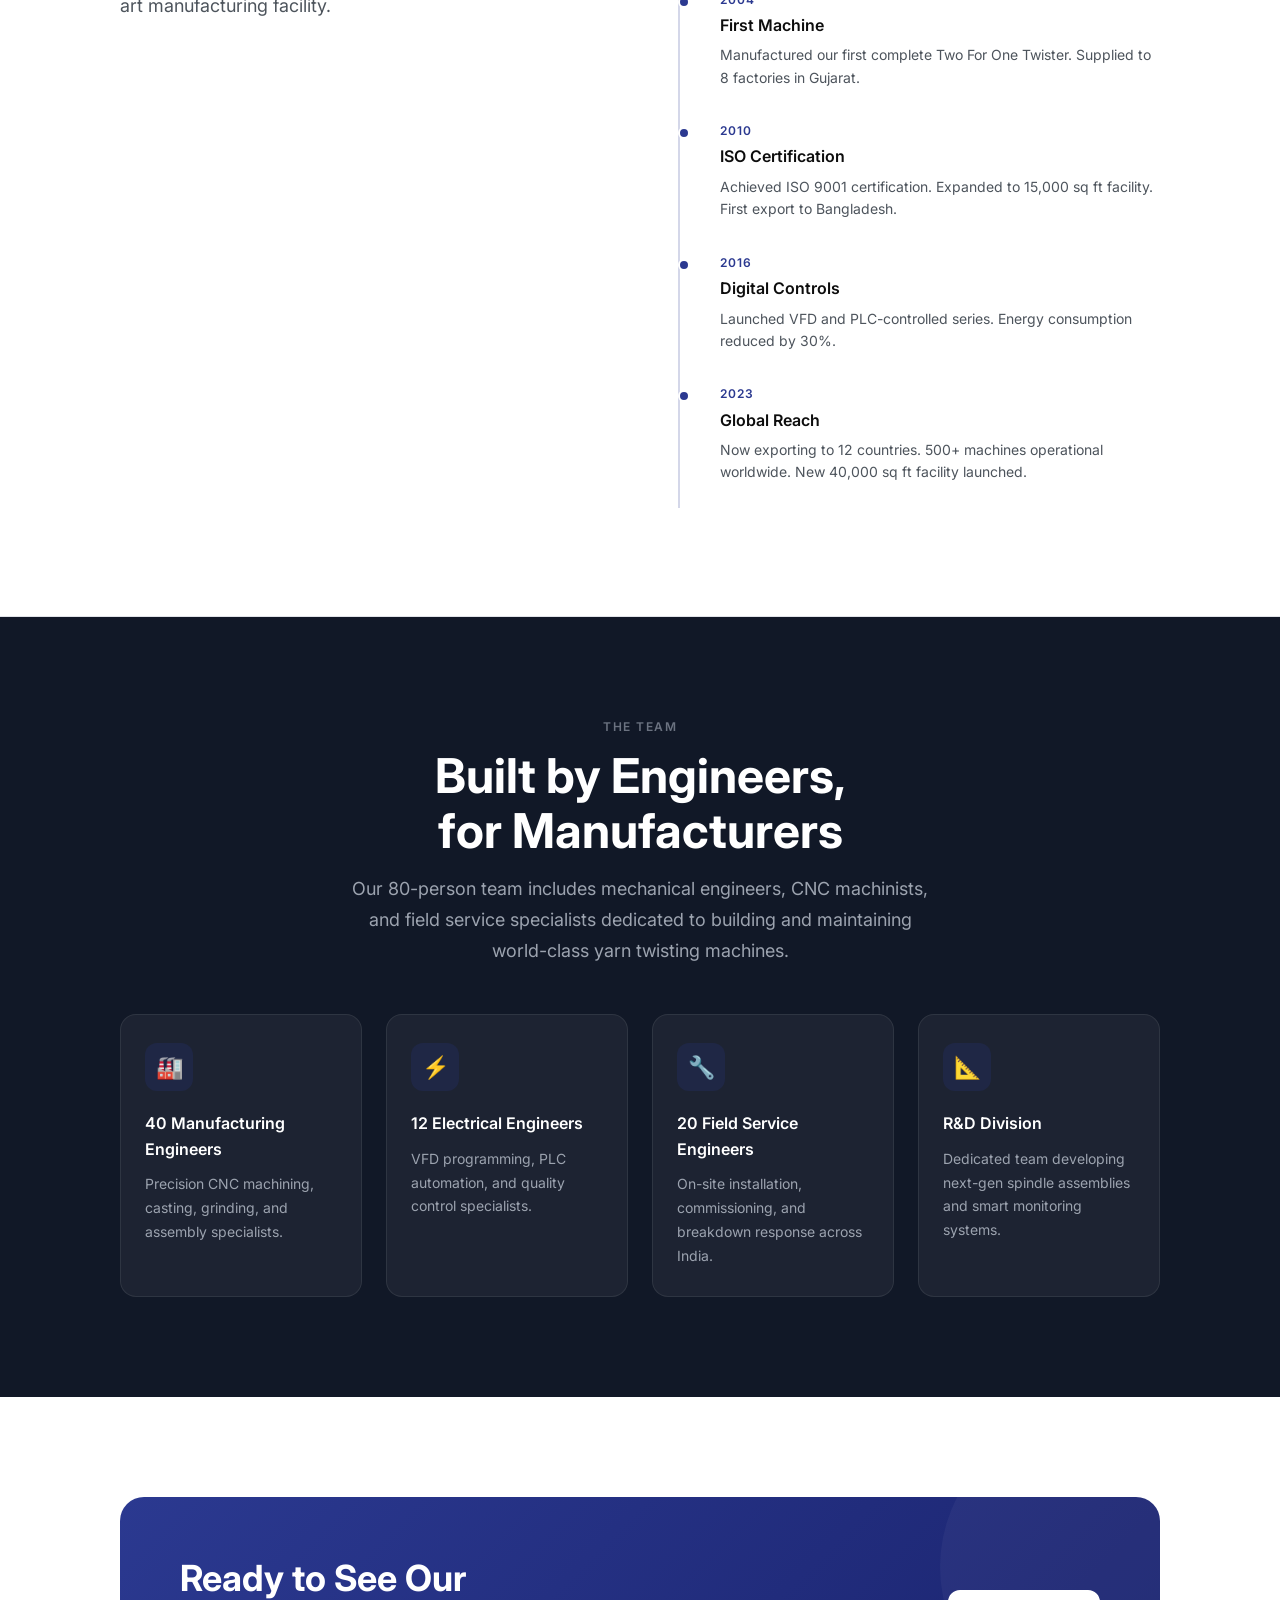
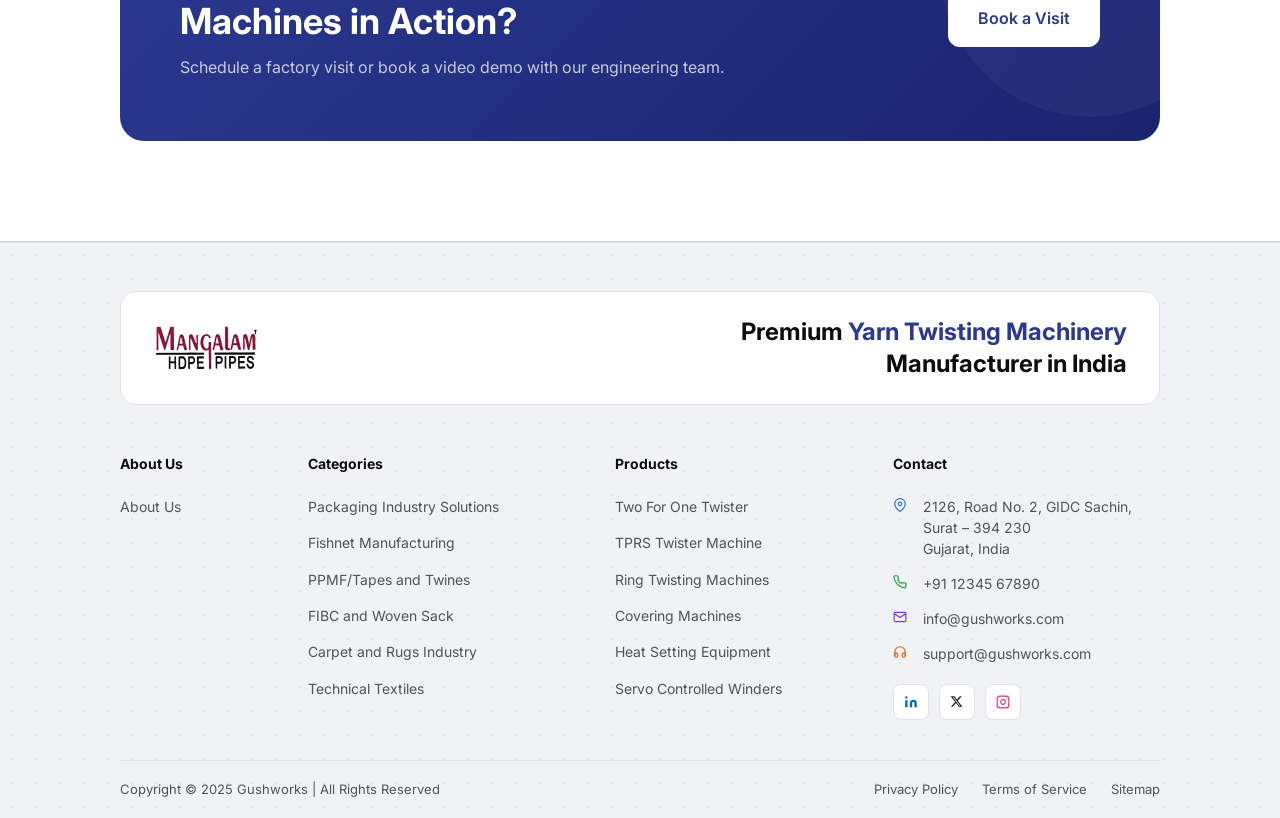
<file: about.html>
<!DOCTYPE html>
<html lang="en">
<head>
  <meta charset="UTF-8" />
  <meta name="viewport" content="width=device-width, initial-scale=1.0" />
  <title>About Us — Gushworks Industrial Yarn Machinery</title>
  <meta name="description" content="Learn about Gushworks — 25+ years of precision yarn machinery manufacturing. ISO 9001 certified. Trusted by 500+ factories worldwide." />
  <link rel="stylesheet" href="styles.css" />
  <link rel="preconnect" href="https://fonts.googleapis.com" />
  <link rel="preconnect" href="https://fonts.gstatic.com" crossorigin />
</head>
<body>

<!-- NAVBAR -->
<header class="navbar" role="banner">
  <div class="container">
    <a href="index.html" class="navbar__logo" aria-label="Gushworks home">
      <img src="logo.png" alt="Gushworks Logo" width="109" height="45" />
    </a>
    <nav class="navbar__right">
      <a href="about.html" class="nav-link" aria-current="page">About Us</a>
      <div class="nav-dropdown">
        <button class="nav-link" aria-haspopup="true" aria-expanded="false">
          Products
          <span class="nav-dropdown__icon" aria-hidden="true">
            <svg width="16" height="16" viewBox="0 0 16 16" fill="none"><path d="M6 12L10 8L6 4" stroke="currentColor" stroke-width="1.5" stroke-linecap="round" stroke-linejoin="round"/></svg>
          </span>
        </button>
        <ul class="dropdown-menu" role="menu">
          <li><a href="product-detail.html" role="menuitem">Two For One Twister</a></li>
          <li><a href="products.html" role="menuitem">Packaging Line</a></li>
          <li><a href="products.html" role="menuitem">All Products</a></li>
        </ul>
      </div>
      <a href="contact.html" class="btn-nav">Contact Us</a>
    </nav>
    <button class="hamburger" aria-label="Toggle mobile menu"><span></span><span></span><span></span></button>
  </div>
</header>
<nav class="mobile-nav">
  <a href="index.html">Home</a>
  <a href="about.html">About Us</a>
  <a href="products.html">Products</a>
  <a href="product-detail.html">Two For One Twister</a>
  <a href="contact.html" class="btn-mobile-contact">Contact Us</a>
</nav>

<main class="page-body">

  <!-- ABOUT HERO -->
  <section class="about-hero" id="story" aria-label="About us hero">
    <div class="container">
      <nav class="breadcrumb" aria-label="Breadcrumb">
        <a href="index.html">Home</a>
        <span class="sep" aria-hidden="true">›</span>
        <span class="current">About Us</span>
      </nav>
      <div style="display:grid;grid-template-columns:1fr 1fr;gap:64px;align-items:center;" class="responsive-grid-1">
        <div data-reveal>
          <div class="section-label">Our Story</div>
          <h1 class="section-heading">25 Years of<br><span>Engineering Excellence</span></h1>
          <p class="section-subheading">Founded in 1998, Gushworks began as a small workshop making yarn guides for local textile mills. Today, we are one of India's leading manufacturers of industrial yarn twisting machinery, exporting to 12+ countries.</p>
          <div class="mt-32" style="display:flex;gap:12px;flex-wrap:wrap;">
            <a href="contact.html" class="btn btn-primary">Get in Touch</a>
            <a href="products.html" class="btn btn-outline">Our Products</a>
          </div>
        </div>
        <div data-reveal>
          <div style="display:grid;grid-template-columns:1fr 1fr;gap:16px;">
            <div style="background:var(--white);border:1px solid var(--border);border-radius:16px;padding:24px;text-align:center;">
              <div style="font-size:36px;font-weight:800;color:var(--primary);">25+</div>
              <div style="font-size:14px;color:var(--text-muted);">Years in Business</div>
            </div>
            <div style="background:var(--white);border:1px solid var(--border);border-radius:16px;padding:24px;text-align:center;">
              <div style="font-size:36px;font-weight:800;color:var(--primary);">500+</div>
              <div style="font-size:14px;color:var(--text-muted);">Machines Installed</div>
            </div>
            <div style="background:var(--white);border:1px solid var(--border);border-radius:16px;padding:24px;text-align:center;">
              <div style="font-size:36px;font-weight:800;color:var(--primary);">12+</div>
              <div style="font-size:14px;color:var(--text-muted);">Countries Served</div>
            </div>
            <div style="background:var(--primary);border-radius:16px;padding:24px;text-align:center;">
              <div style="font-size:36px;font-weight:800;color:#fff;">ISO</div>
              <div style="font-size:14px;color:rgba(255,255,255,0.8);">9001:2015 Certified</div>
            </div>
          </div>
        </div>
      </div>
    </div>
  </section>

  <!-- MISSION & VALUES -->
  <section style="padding:var(--pad-y) 0;border-bottom:1px solid var(--border);" aria-label="Mission and values">
    <div class="container">
      <div class="text-center" data-reveal>
        <div class="section-label">What Drives Us</div>
        <h2 class="section-heading">Our Mission & Values</h2>
      </div>
      <div style="display:grid;grid-template-columns:repeat(3,1fr);gap:24px;margin-top:48px;">
        <div style="padding:32px;border:1px solid var(--border);border-radius:16px;" data-reveal>
          <div style="font-size:36px;margin-bottom:16px;">🎯</div>
          <h3 style="font-size:18px;font-weight:700;color:var(--text-primary);margin-bottom:10px;">Precision First</h3>
          <p style="font-size:14px;color:var(--text-muted);line-height:1.7;">Every machine leaves our facility only after passing a rigorous 48-point quality inspection. Zero tolerance for dimensional deviation.</p>
        </div>
        <div style="padding:32px;border:1px solid var(--border);border-radius:16px;" data-reveal>
          <div style="font-size:36px;margin-bottom:16px;">🤝</div>
          <h3 style="font-size:18px;font-weight:700;color:var(--text-primary);margin-bottom:10px;">Customer Partnership</h3>
          <p style="font-size:14px;color:var(--text-muted);line-height:1.7;">We work hand-in-hand with your production team — from site survey to installation, training, and ongoing AMC support.</p>
        </div>
        <div style="padding:32px;border:1px solid var(--border);border-radius:16px;" data-reveal>
          <div style="font-size:36px;margin-bottom:16px;">🔬</div>
          <h3 style="font-size:18px;font-weight:700;color:var(--text-primary);margin-bottom:10px;">Continuous Innovation</h3>
          <p style="font-size:14px;color:var(--text-muted);line-height:1.7;">15% of annual revenue invested in R&D. Our engineering team constantly improves spindle geometry, energy efficiency, and automation.</p>
        </div>
      </div>
    </div>
  </section>

  <!-- TIMELINE -->
  <section style="padding:var(--pad-y) 0;border-bottom:1px solid var(--border);" aria-label="Company history">
    <div class="container">
      <div style="display:grid;grid-template-columns:1fr 1fr;gap:64px;align-items:start;" class="responsive-grid-1">
        <div data-reveal>
          <div class="section-label">Since 1998</div>
          <h2 class="section-heading">Our Journey</h2>
          <p class="section-subheading">From a 500 sq ft workshop to a 40,000 sq ft state-of-the-art manufacturing facility.</p>
        </div>
        <div class="timeline" data-reveal>
          <div class="timeline-item">
            <div class="timeline-year">1998</div>
            <div class="timeline-title">Foundation</div>
            <div class="timeline-desc">Founded in Surat, Gujarat. Started supplying yarn guides and tension devices to local mills.</div>
          </div>
          <div class="timeline-item">
            <div class="timeline-year">2004</div>
            <div class="timeline-title">First Machine</div>
            <div class="timeline-desc">Manufactured our first complete Two For One Twister. Supplied to 8 factories in Gujarat.</div>
          </div>
          <div class="timeline-item">
            <div class="timeline-year">2010</div>
            <div class="timeline-title">ISO Certification</div>
            <div class="timeline-desc">Achieved ISO 9001 certification. Expanded to 15,000 sq ft facility. First export to Bangladesh.</div>
          </div>
          <div class="timeline-item">
            <div class="timeline-year">2016</div>
            <div class="timeline-title">Digital Controls</div>
            <div class="timeline-desc">Launched VFD and PLC-controlled series. Energy consumption reduced by 30%.</div>
          </div>
          <div class="timeline-item">
            <div class="timeline-year">2023</div>
            <div class="timeline-title">Global Reach</div>
            <div class="timeline-desc">Now exporting to 12 countries. 500+ machines operational worldwide. New 40,000 sq ft facility launched.</div>
          </div>
        </div>
      </div>
    </div>
  </section>

  <!-- DARK SECTION - Team -->
  <section class="dark-section" aria-label="Team">
    <div class="container">
      <div class="text-center" data-reveal>
        <div class="section-label">The Team</div>
        <h2 class="section-heading" style="color:#fff;">Built by Engineers,<br>for Manufacturers</h2>
        <p class="section-subheading" style="color:#9CA3AF;margin:0 auto 48px;">Our 80-person team includes mechanical engineers, CNC machinists, and field service specialists dedicated to building and maintaining world-class yarn twisting machines.</p>
      </div>
      <div class="features-grid">
        <div class="feature-card" data-reveal>
          <div class="feature-card__icon">🏭</div>
          <h3 class="feature-card__title">40 Manufacturing Engineers</h3>
          <p class="feature-card__desc">Precision CNC machining, casting, grinding, and assembly specialists.</p>
        </div>
        <div class="feature-card" data-reveal>
          <div class="feature-card__icon">⚡</div>
          <h3 class="feature-card__title">12 Electrical Engineers</h3>
          <p class="feature-card__desc">VFD programming, PLC automation, and quality control specialists.</p>
        </div>
        <div class="feature-card" data-reveal>
          <div class="feature-card__icon">🔧</div>
          <h3 class="feature-card__title">20 Field Service Engineers</h3>
          <p class="feature-card__desc">On-site installation, commissioning, and breakdown response across India.</p>
        </div>
        <div class="feature-card" data-reveal>
          <div class="feature-card__icon">📐</div>
          <h3 class="feature-card__title">R&D Division</h3>
          <p class="feature-card__desc">Dedicated team developing next-gen spindle assemblies and smart monitoring systems.</p>
        </div>
      </div>
    </div>
  </section>

  <!-- CTA -->
  <section class="cta-section">
    <div class="container">
      <div class="cta-box" data-reveal>
        <div class="cta-box__content">
          <h2 class="cta-box__title">Ready to See Our<br>Machines in Action?</h2>
          <p class="cta-box__subtitle">Schedule a factory visit or book a video demo with our engineering team.</p>
        </div>
        <div class="cta-box__action">
          <a href="contact.html" class="btn btn-white">Book a Visit</a>
        </div>
      </div>
    </div>
  </section>

</main>

<footer class="footer" aria-label="Site footer">
  <div class="container">
    <div class="footer-brand-card">
      <div class="footer-brand-card__logo"><img src="logo.png" alt="Gushworks" width="140" height="45" /></div>
      <div class="footer-brand-card__tagline">Premium <span>Yarn Twisting Machinery</span><br>Manufacturer in India</div>
    </div>
  </div>
  <div class="container">
    <div class="footer-grid">
      <div class="footer-col"><h4>About Us</h4><ul><li><a href="about.html">About Us</a></li></ul></div>
      <div class="footer-col">
        <h4>Categories</h4>
        <ul>
          <li><a href="products.html">Packaging Industry Solutions</a></li>
          <li><a href="products.html">Fishnet Manufacturing</a></li>
          <li><a href="products.html">PPMF/Tapes and Twines</a></li>
          <li><a href="products.html">FIBC and Woven Sack</a></li>
          <li><a href="products.html">Carpet and Rugs Industry</a></li>
          <li><a href="products.html">Technical Textiles</a></li>
        </ul>
      </div>
      <div class="footer-col">
        <h4>Products</h4>
        <ul>
          <li><a href="product-detail.html">Two For One Twister</a></li>
          <li><a href="products.html">TPRS Twister Machine</a></li>
          <li><a href="products.html">Ring Twisting Machines</a></li>
          <li><a href="products.html">Covering Machines</a></li>
          <li><a href="products.html">Heat Setting Equipment</a></li>
          <li><a href="products.html">Servo Controlled Winders</a></li>
        </ul>
      </div>
      <div class="footer-col">
        <h4>Contact</h4>
        <div class="footer-contact-list">
          <div class="footer-contact-item">
            <span class="footer-contact-icon" aria-hidden="true"><svg width="14" height="14" viewBox="0 0 24 24" fill="none" stroke="currentColor" stroke-width="2" stroke-linecap="round" stroke-linejoin="round"><path d="M21 10c0 7-9 13-9 13s-9-6-9-13a9 9 0 0 1 18 0z"/><circle cx="12" cy="10" r="3"/></svg></span>
            <span>2126, Road No. 2, GIDC Sachin, Surat – 394 230<br>Gujarat, India</span>
          </div>
          <div class="footer-contact-item">
            <span class="footer-contact-icon" aria-hidden="true"><svg width="14" height="14" viewBox="0 0 24 24" fill="none" stroke="currentColor" stroke-width="2" stroke-linecap="round" stroke-linejoin="round"><path d="M22 16.92v3a2 2 0 0 1-2.18 2 19.79 19.79 0 0 1-8.63-3.07A19.5 19.5 0 0 1 4.69 12a19.79 19.79 0 0 1-3.07-8.67A2 2 0 0 1 3.6 1.28h3a2 2 0 0 1 2 1.72c.127.96.361 1.903.7 2.81a2 2 0 0 1-.45 2.11L7.91 8.36a16 16 0 0 0 6.06 6.06l.94-.95a2 2 0 0 1 2.11-.45c.907.339 1.85.573 2.81.7A2 2 0 0 1 22 16.92z"/></svg></span>
            <a href="tel:+911234567890">+91 12345 67890</a>
          </div>
          <div class="footer-contact-item">
            <span class="footer-contact-icon" aria-hidden="true"><svg width="14" height="14" viewBox="0 0 24 24" fill="none" stroke="currentColor" stroke-width="2" stroke-linecap="round" stroke-linejoin="round"><path d="M4 4h16c1.1 0 2 .9 2 2v12c0 1.1-.9 2-2 2H4c-1.1 0-2-.9-2-2V6c0-1.1.9-2 2-2z"/><polyline points="22,6 12,13 2,6"/></svg></span>
            <a href="mailto:info@gushworks.com">info@gushworks.com</a>
          </div>
          <div class="footer-contact-item">
            <span class="footer-contact-icon" aria-hidden="true"><svg width="14" height="14" viewBox="0 0 24 24" fill="none" stroke="currentColor" stroke-width="2" stroke-linecap="round" stroke-linejoin="round"><path d="M3 18v-6a9 9 0 0 1 18 0v6"/><path d="M21 19a2 2 0 0 1-2 2h-1a2 2 0 0 1-2-2v-3a2 2 0 0 1 2-2h3zM3 19a2 2 0 0 0 2 2h1a2 2 0 0 0 2-2v-3a2 2 0 0 0-2-2H3z"/></svg></span>
            <a href="mailto:support@gushworks.com">support@gushworks.com</a>
          </div>
        </div>
        <div class="footer-socials" aria-label="Social media links">
          <a href="#" class="footer-social-link" aria-label="LinkedIn"><svg width="14" height="14" viewBox="0 0 24 24" fill="currentColor"><path d="M16 8a6 6 0 0 1 6 6v7h-4v-7a2 2 0 0 0-2-2 2 2 0 0 0-2 2v7h-4v-7a6 6 0 0 1 6-6zM2 9h4v12H2z"/><circle cx="4" cy="4" r="2"/></svg></a>
          <a href="#" class="footer-social-link" aria-label="X (Twitter)"><svg width="13" height="13" viewBox="0 0 24 24" fill="currentColor"><path d="M18.244 2.25h3.308l-7.227 8.26 8.502 11.24H16.17l-5.214-6.817L4.99 21.75H1.68l7.73-8.835L1.254 2.25H8.08l4.713 6.231zm-1.161 17.52h1.833L7.084 4.126H5.117z"/></svg></a>
          <a href="#" class="footer-social-link" aria-label="Instagram"><svg width="14" height="14" viewBox="0 0 24 24" fill="none" stroke="currentColor" stroke-width="2" stroke-linecap="round" stroke-linejoin="round"><rect x="2" y="2" width="20" height="20" rx="5" ry="5"/><path d="M16 11.37A4 4 0 1 1 12.63 8 4 4 0 0 1 16 11.37z"/><line x1="17.5" y1="6.5" x2="17.51" y2="6.5"/></svg></a>
        </div>
      </div>
    </div>
  </div>
  <div class="container">
    <div class="footer-bottom">
      <p>Copyright © 2025 Gushworks | All Rights Reserved</p>
      <nav class="footer-bottom-links" aria-label="Legal links">
        <a href="#">Privacy Policy</a>
        <a href="#">Terms of Service</a>
        <a href="#">Sitemap</a>
      </nav>
    </div>
  </div>
</footer>


<script src="script.js"></script>
<style>
  @media (max-width: 860px) {
    .responsive-grid-1 { grid-template-columns: 1fr !important; }
    .features-grid { grid-template-columns: 1fr 1fr !important; }
  }
  @media (max-width: 600px) {
    .features-grid { grid-template-columns: 1fr !important; }
    section > .container > div[style*="grid-template-columns:repeat(3"] {
      grid-template-columns: 1fr !important;
    }
  }
</style>
</body>
</html>
</file>
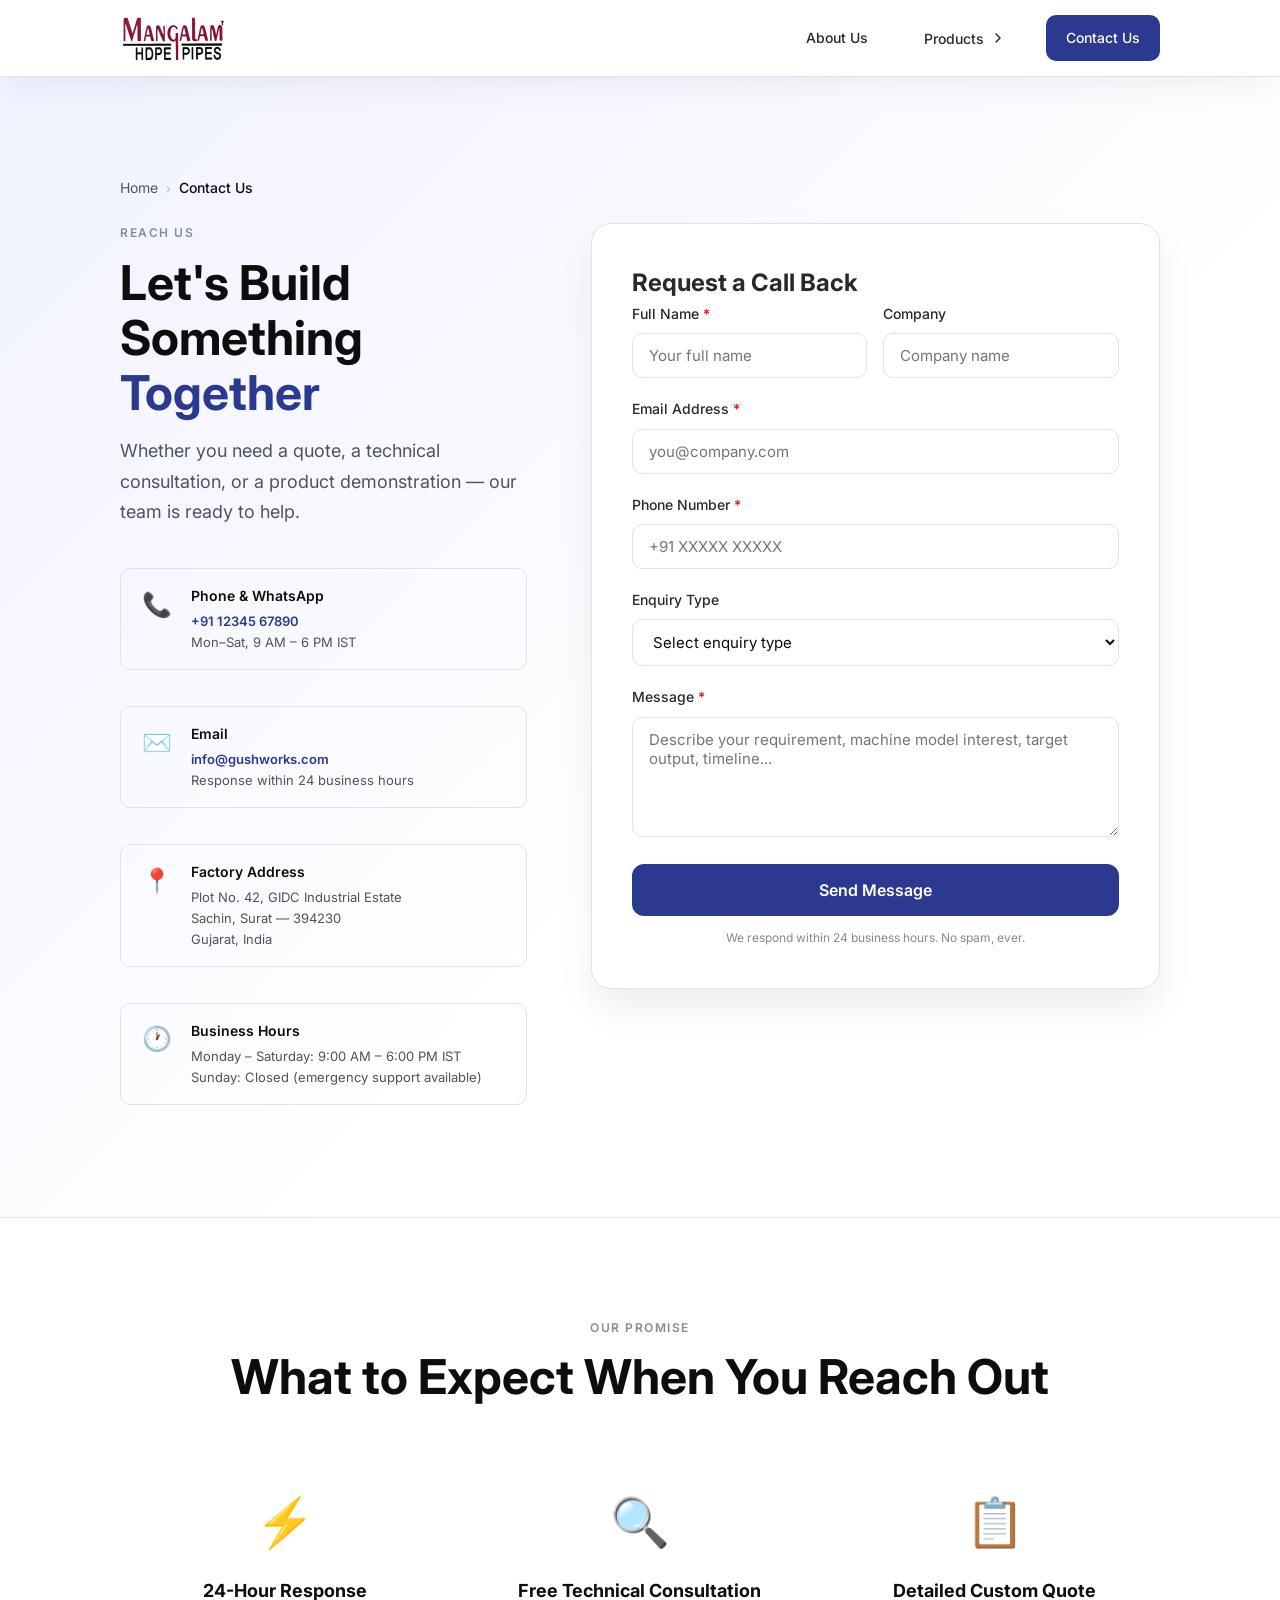
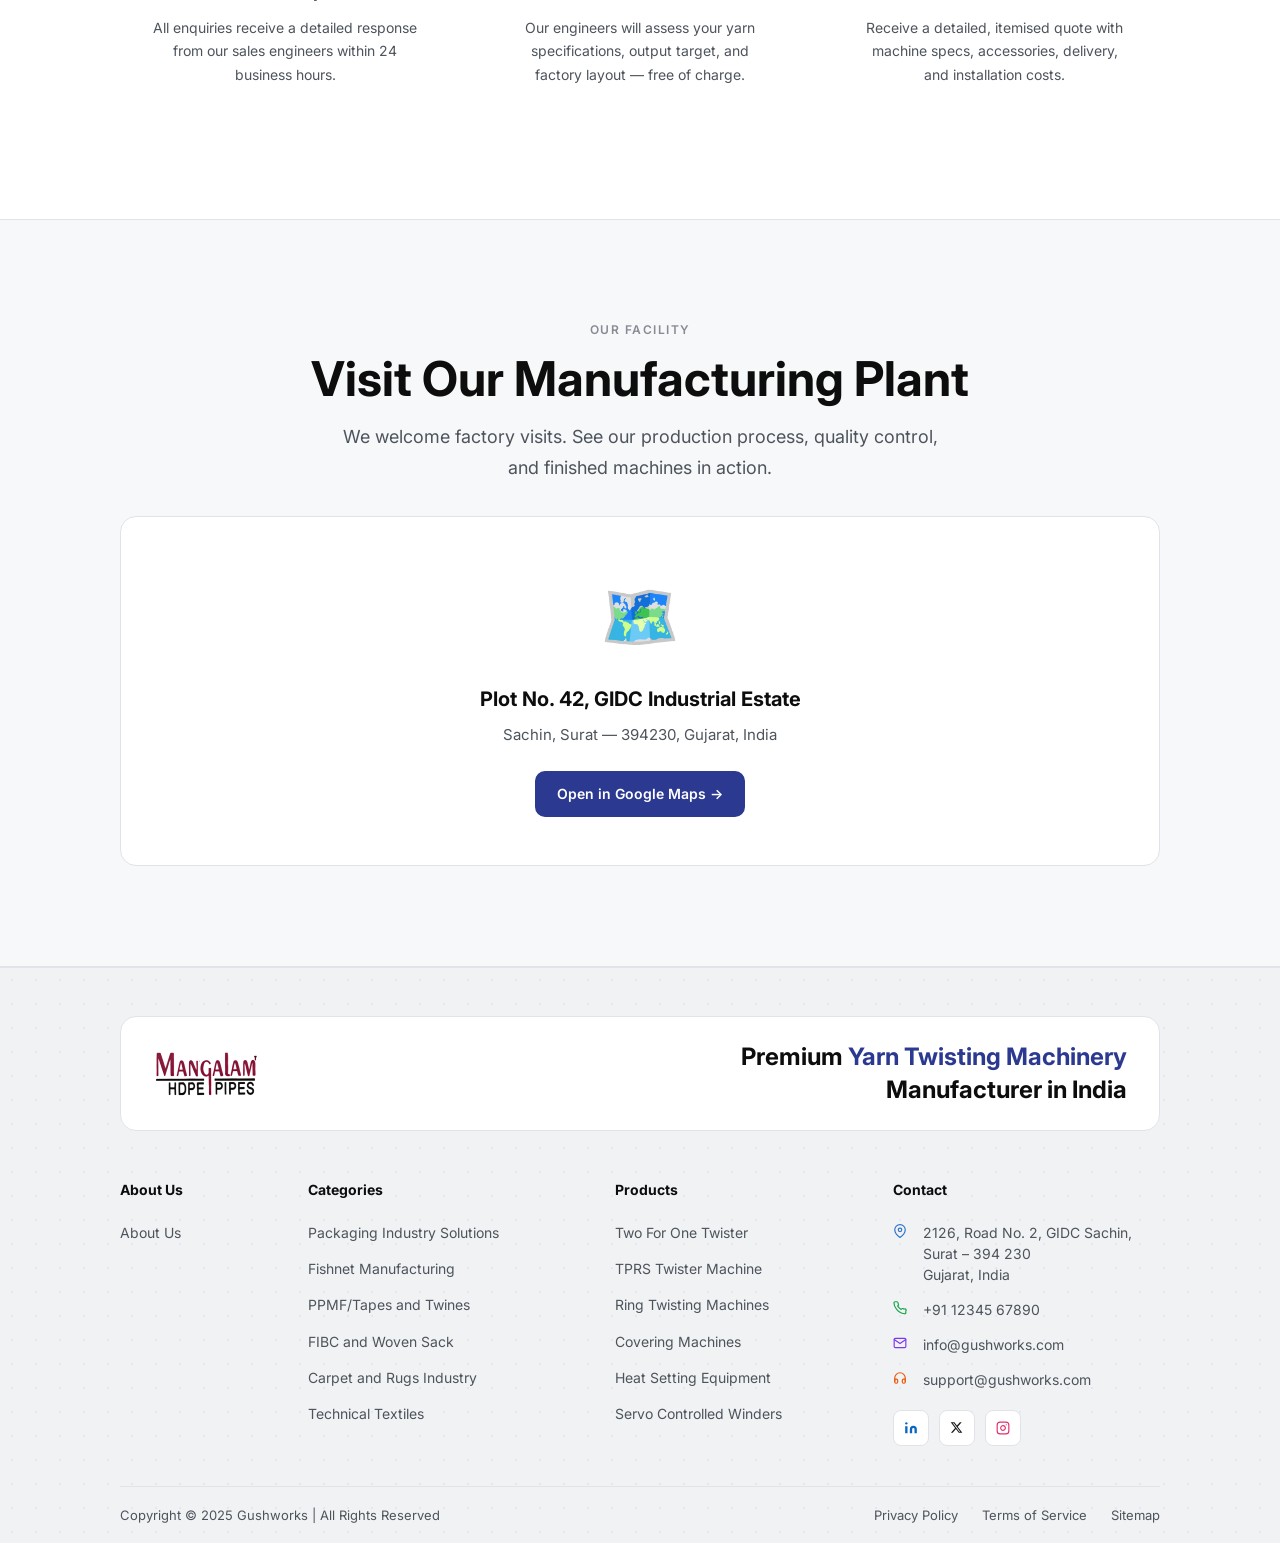
<file: contact.html>
<!DOCTYPE html>
<html lang="en">
<head>
  <meta charset="UTF-8" />
  <meta name="viewport" content="width=device-width, initial-scale=1.0" />
  <title>Contact Us — Gushworks Industrial Yarn Machinery</title>
  <meta name="description" content="Contact Gushworks for quotes, product demos, or service requests. Reach our engineering team by phone, email, or submit a request form." />
  <link rel="stylesheet" href="styles.css" />
  <link rel="preconnect" href="https://fonts.googleapis.com" />
  <link rel="preconnect" href="https://fonts.gstatic.com" crossorigin />
</head>
<body>

<!-- NAVBAR -->
<header class="navbar" role="banner">
  <div class="container">
    <a href="index.html" class="navbar__logo" aria-label="Gushworks home">
      <img src="logo.png" alt="Gushworks Logo" width="109" height="45" />
    </a>
    <nav class="navbar__right">
      <a href="about.html" class="nav-link">About Us</a>
      <div class="nav-dropdown">
        <button class="nav-link" aria-haspopup="true" aria-expanded="false">
          Products
          <span class="nav-dropdown__icon" aria-hidden="true">
            <svg width="16" height="16" viewBox="0 0 16 16" fill="none"><path d="M6 12L10 8L6 4" stroke="currentColor" stroke-width="1.5" stroke-linecap="round" stroke-linejoin="round"/></svg>
          </span>
        </button>
        <ul class="dropdown-menu" role="menu">
          <li><a href="product-detail.html" role="menuitem">Two For One Twister</a></li>
          <li><a href="products.html" role="menuitem">Packaging Line</a></li>
          <li><a href="products.html" role="menuitem">All Products</a></li>
        </ul>
      </div>
      <a href="contact.html" class="btn-nav" aria-current="page">Contact Us</a>
    </nav>
    <button class="hamburger" aria-label="Toggle mobile menu"><span></span><span></span><span></span></button>
  </div>
</header>
<nav class="mobile-nav">
  <a href="index.html">Home</a>
  <a href="about.html">About Us</a>
  <a href="products.html">Products</a>
  <a href="product-detail.html">Two For One Twister</a>
  <a href="contact.html" class="btn-mobile-contact">Contact Us</a>
</nav>

<main class="page-body">

  <!-- CONTACT HERO + FORM -->
  <section class="contact-hero" aria-label="Contact page">
    <div class="container">
      <nav class="breadcrumb" aria-label="Breadcrumb">
        <a href="index.html">Home</a>
        <span class="sep" aria-hidden="true">›</span>
        <span class="current">Contact Us</span>
      </nav>
      <div class="contact-layout">

        <!-- Left: Info -->
        <div data-reveal>
          <div class="section-label">Reach Us</div>
          <h1 class="section-heading">Let's Build Something<br><span>Together</span></h1>
          <p class="section-subheading" style="margin-bottom:40px;">Whether you need a quote, a technical consultation, or a product demonstration — our team is ready to help.</p>

          <!-- Contact details -->
          <div style="display:flex;flex-direction:column;gap:24px;">
            <div class="info-box">
              <div class="info-box__icon">📞</div>
              <div>
                <div class="info-box__title">Phone & WhatsApp</div>
                <div class="info-box__desc">
                  <a href="tel:+911234567890" style="color:var(--primary);font-weight:600;">+91 12345 67890</a><br>
                  Mon–Sat, 9 AM – 6 PM IST
                </div>
              </div>
            </div>
            <div class="info-box">
              <div class="info-box__icon">✉️</div>
              <div>
                <div class="info-box__title">Email</div>
                <div class="info-box__desc">
                  <a href="mailto:info@gushworks.com" style="color:var(--primary);font-weight:600;">info@gushworks.com</a><br>
                  Response within 24 business hours
                </div>
              </div>
            </div>
            <div class="info-box">
              <div class="info-box__icon">📍</div>
              <div>
                <div class="info-box__title">Factory Address</div>
                <div class="info-box__desc">Plot No. 42, GIDC Industrial Estate<br>Sachin, Surat — 394230<br>Gujarat, India</div>
              </div>
            </div>
            <div class="info-box">
              <div class="info-box__icon">🕐</div>
              <div>
                <div class="info-box__title">Business Hours</div>
                <div class="info-box__desc">Monday – Saturday: 9:00 AM – 6:00 PM IST<br>Sunday: Closed (emergency support available)</div>
              </div>
            </div>
          </div>
        </div>

        <!-- Right: Form -->
        <div class="contact-form-card" data-reveal>
          <h2>Request a Call Back</h2>
          <form data-form id="contact-form" novalidate>
            <div class="form-row">
              <div class="form-group">
                <label class="form-label" for="cf-name">Full Name <span style="color:red">*</span></label>
                <input class="form-input" id="cf-name" type="text" placeholder="Your full name" required />
              </div>
              <div class="form-group">
                <label class="form-label" for="cf-company">Company</label>
                <input class="form-input" id="cf-company" type="text" placeholder="Company name" />
              </div>
            </div>
            <div class="form-group">
              <label class="form-label" for="cf-email">Email Address <span style="color:red">*</span></label>
              <input class="form-input" id="cf-email" type="email" placeholder="you@company.com" required />
            </div>
            <div class="form-group">
              <label class="form-label" for="cf-phone">Phone Number <span style="color:red">*</span></label>
              <input class="form-input" id="cf-phone" type="tel" placeholder="+91 XXXXX XXXXX" required />
            </div>
            <div class="form-group">
              <label class="form-label" for="cf-enquiry">Enquiry Type</label>
              <select class="form-select" id="cf-enquiry">
                <option value="">Select enquiry type</option>
                <option>Product Quote Request</option>
                <option>Technical Support</option>
                <option>Spare Parts</option>
                <option>Factory Visit Request</option>
                <option>Export / International Enquiry</option>
                <option>Other</option>
              </select>
            </div>
            <div class="form-group">
              <label class="form-label" for="cf-msg">Message <span style="color:red">*</span></label>
              <textarea class="form-textarea" id="cf-msg" rows="4" placeholder="Describe your requirement, machine model interest, target output, timeline..." required></textarea>
            </div>
            <button type="submit" class="btn btn-primary" style="width:100%;justify-content:center;">
              Send Message
            </button>
            <p style="font-size:12px;color:var(--text-soft);text-align:center;margin-top:12px;">We respond within 24 business hours. No spam, ever.</p>
          </form>
        </div>

      </div>
    </div>
  </section>

  <!-- GUARANTEES -->
  <section style="padding:var(--pad-y) 0;background:var(--white);border-bottom:1px solid var(--border);" aria-label="Response guarantees">
    <div class="container">
      <div class="text-center" data-reveal>
        <div class="section-label">Our Promise</div>
        <h2 class="section-heading">What to Expect When You Reach Out</h2>
      </div>
      <div style="display:grid;grid-template-columns:repeat(3,1fr);gap:24px;margin-top:48px;">
        <div style="text-align:center;padding:32px;" data-reveal>
          <div style="font-size:48px;margin-bottom:16px;">⚡</div>
          <h3 style="font-size:18px;font-weight:700;color:var(--text-primary);margin-bottom:10px;">24-Hour Response</h3>
          <p style="font-size:14px;color:var(--text-muted);line-height:1.7;">All enquiries receive a detailed response from our sales engineers within 24 business hours.</p>
        </div>
        <div style="text-align:center;padding:32px;" data-reveal>
          <div style="font-size:48px;margin-bottom:16px;">🔍</div>
          <h3 style="font-size:18px;font-weight:700;color:var(--text-primary);margin-bottom:10px;">Free Technical Consultation</h3>
          <p style="font-size:14px;color:var(--text-muted);line-height:1.7;">Our engineers will assess your yarn specifications, output target, and factory layout — free of charge.</p>
        </div>
        <div style="text-align:center;padding:32px;" data-reveal>
          <div style="font-size:48px;margin-bottom:16px;">📋</div>
          <h3 style="font-size:18px;font-weight:700;color:var(--text-primary);margin-bottom:10px;">Detailed Custom Quote</h3>
          <p style="font-size:14px;color:var(--text-muted);line-height:1.7;">Receive a detailed, itemised quote with machine specs, accessories, delivery, and installation costs.</p>
        </div>
      </div>
    </div>
  </section>

  <!-- MAP PLACEHOLDER -->
  <section style="padding:var(--pad-y) 0;background:#F7F8F9;border-bottom:1px solid var(--border);" aria-label="Facility location">
    <div class="container">
      <div class="text-center mb-32" data-reveal>
        <div class="section-label">Our Facility</div>
        <h2 class="section-heading">Visit Our Manufacturing Plant</h2>
        <p class="section-subheading" style="margin:0 auto;">We welcome factory visits. See our production process, quality control, and finished machines in action.</p>
      </div>
      <div style="background:var(--white);border:1px solid var(--border);border-radius:16px;overflow:hidden;min-height:320px;display:flex;align-items:center;justify-content:center;" data-reveal>
        <div style="text-align:center;padding:48px;">
          <div style="font-size:64px;margin-bottom:16px;">🗺️</div>
          <h3 style="font-size:20px;font-weight:700;color:var(--text-primary);margin-bottom:8px;">Plot No. 42, GIDC Industrial Estate</h3>
          <p style="font-size:15px;color:var(--text-muted);margin-bottom:24px;">Sachin, Surat — 394230, Gujarat, India</p>
          <a href="https://maps.google.com" target="_blank" rel="noopener noreferrer" class="btn btn-primary btn-sm">Open in Google Maps →</a>
        </div>
      </div>
    </div>
  </section>

</main>

<footer class="footer" aria-label="Site footer">
  <div class="container">
    <div class="footer-brand-card">
      <div class="footer-brand-card__logo"><img src="logo.png" alt="Gushworks" width="140" height="45" /></div>
      <div class="footer-brand-card__tagline">Premium <span>Yarn Twisting Machinery</span><br>Manufacturer in India</div>
    </div>
  </div>
  <div class="container">
    <div class="footer-grid">
      <div class="footer-col"><h4>About Us</h4><ul><li><a href="about.html">About Us</a></li></ul></div>
      <div class="footer-col">
        <h4>Categories</h4>
        <ul>
          <li><a href="products.html">Packaging Industry Solutions</a></li>
          <li><a href="products.html">Fishnet Manufacturing</a></li>
          <li><a href="products.html">PPMF/Tapes and Twines</a></li>
          <li><a href="products.html">FIBC and Woven Sack</a></li>
          <li><a href="products.html">Carpet and Rugs Industry</a></li>
          <li><a href="products.html">Technical Textiles</a></li>
        </ul>
      </div>
      <div class="footer-col">
        <h4>Products</h4>
        <ul>
          <li><a href="product-detail.html">Two For One Twister</a></li>
          <li><a href="products.html">TPRS Twister Machine</a></li>
          <li><a href="products.html">Ring Twisting Machines</a></li>
          <li><a href="products.html">Covering Machines</a></li>
          <li><a href="products.html">Heat Setting Equipment</a></li>
          <li><a href="products.html">Servo Controlled Winders</a></li>
        </ul>
      </div>
      <div class="footer-col">
        <h4>Contact</h4>
        <div class="footer-contact-list">
          <div class="footer-contact-item">
            <span class="footer-contact-icon" aria-hidden="true"><svg width="14" height="14" viewBox="0 0 24 24" fill="none" stroke="currentColor" stroke-width="2" stroke-linecap="round" stroke-linejoin="round"><path d="M21 10c0 7-9 13-9 13s-9-6-9-13a9 9 0 0 1 18 0z"/><circle cx="12" cy="10" r="3"/></svg></span>
            <span>2126, Road No. 2, GIDC Sachin, Surat – 394 230<br>Gujarat, India</span>
          </div>
          <div class="footer-contact-item">
            <span class="footer-contact-icon" aria-hidden="true"><svg width="14" height="14" viewBox="0 0 24 24" fill="none" stroke="currentColor" stroke-width="2" stroke-linecap="round" stroke-linejoin="round"><path d="M22 16.92v3a2 2 0 0 1-2.18 2 19.79 19.79 0 0 1-8.63-3.07A19.5 19.5 0 0 1 4.69 12a19.79 19.79 0 0 1-3.07-8.67A2 2 0 0 1 3.6 1.28h3a2 2 0 0 1 2 1.72c.127.96.361 1.903.7 2.81a2 2 0 0 1-.45 2.11L7.91 8.36a16 16 0 0 0 6.06 6.06l.94-.95a2 2 0 0 1 2.11-.45c.907.339 1.85.573 2.81.7A2 2 0 0 1 22 16.92z"/></svg></span>
            <a href="tel:+911234567890">+91 12345 67890</a>
          </div>
          <div class="footer-contact-item">
            <span class="footer-contact-icon" aria-hidden="true"><svg width="14" height="14" viewBox="0 0 24 24" fill="none" stroke="currentColor" stroke-width="2" stroke-linecap="round" stroke-linejoin="round"><path d="M4 4h16c1.1 0 2 .9 2 2v12c0 1.1-.9 2-2 2H4c-1.1 0-2-.9-2-2V6c0-1.1.9-2 2-2z"/><polyline points="22,6 12,13 2,6"/></svg></span>
            <a href="mailto:info@gushworks.com">info@gushworks.com</a>
          </div>
          <div class="footer-contact-item">
            <span class="footer-contact-icon" aria-hidden="true"><svg width="14" height="14" viewBox="0 0 24 24" fill="none" stroke="currentColor" stroke-width="2" stroke-linecap="round" stroke-linejoin="round"><path d="M3 18v-6a9 9 0 0 1 18 0v6"/><path d="M21 19a2 2 0 0 1-2 2h-1a2 2 0 0 1-2-2v-3a2 2 0 0 1 2-2h3zM3 19a2 2 0 0 0 2 2h1a2 2 0 0 0 2-2v-3a2 2 0 0 0-2-2H3z"/></svg></span>
            <a href="mailto:support@gushworks.com">support@gushworks.com</a>
          </div>
        </div>
        <div class="footer-socials" aria-label="Social media links">
          <a href="#" class="footer-social-link" aria-label="LinkedIn"><svg width="14" height="14" viewBox="0 0 24 24" fill="currentColor"><path d="M16 8a6 6 0 0 1 6 6v7h-4v-7a2 2 0 0 0-2-2 2 2 0 0 0-2 2v7h-4v-7a6 6 0 0 1 6-6zM2 9h4v12H2z"/><circle cx="4" cy="4" r="2"/></svg></a>
          <a href="#" class="footer-social-link" aria-label="X (Twitter)"><svg width="13" height="13" viewBox="0 0 24 24" fill="currentColor"><path d="M18.244 2.25h3.308l-7.227 8.26 8.502 11.24H16.17l-5.214-6.817L4.99 21.75H1.68l7.73-8.835L1.254 2.25H8.08l4.713 6.231zm-1.161 17.52h1.833L7.084 4.126H5.117z"/></svg></a>
          <a href="#" class="footer-social-link" aria-label="Instagram"><svg width="14" height="14" viewBox="0 0 24 24" fill="none" stroke="currentColor" stroke-width="2" stroke-linecap="round" stroke-linejoin="round"><rect x="2" y="2" width="20" height="20" rx="5" ry="5"/><path d="M16 11.37A4 4 0 1 1 12.63 8 4 4 0 0 1 16 11.37z"/><line x1="17.5" y1="6.5" x2="17.51" y2="6.5"/></svg></a>
        </div>
      </div>
    </div>
  </div>
  <div class="container">
    <div class="footer-bottom">
      <p>Copyright © 2025 Gushworks | All Rights Reserved</p>
      <nav class="footer-bottom-links" aria-label="Legal links">
        <a href="#">Privacy Policy</a>
        <a href="#">Terms of Service</a>
        <a href="#">Sitemap</a>
      </nav>
    </div>
  </div>
</footer>


<script src="script.js"></script>
<style>
  @media (max-width: 860px) {
    .contact-layout { grid-template-columns: 1fr !important; }
    section > .container > div[style*="grid-template-columns:repeat(3"] {
      grid-template-columns: 1fr !important;
    }
  }
</style>
</body>
</html>
</file>
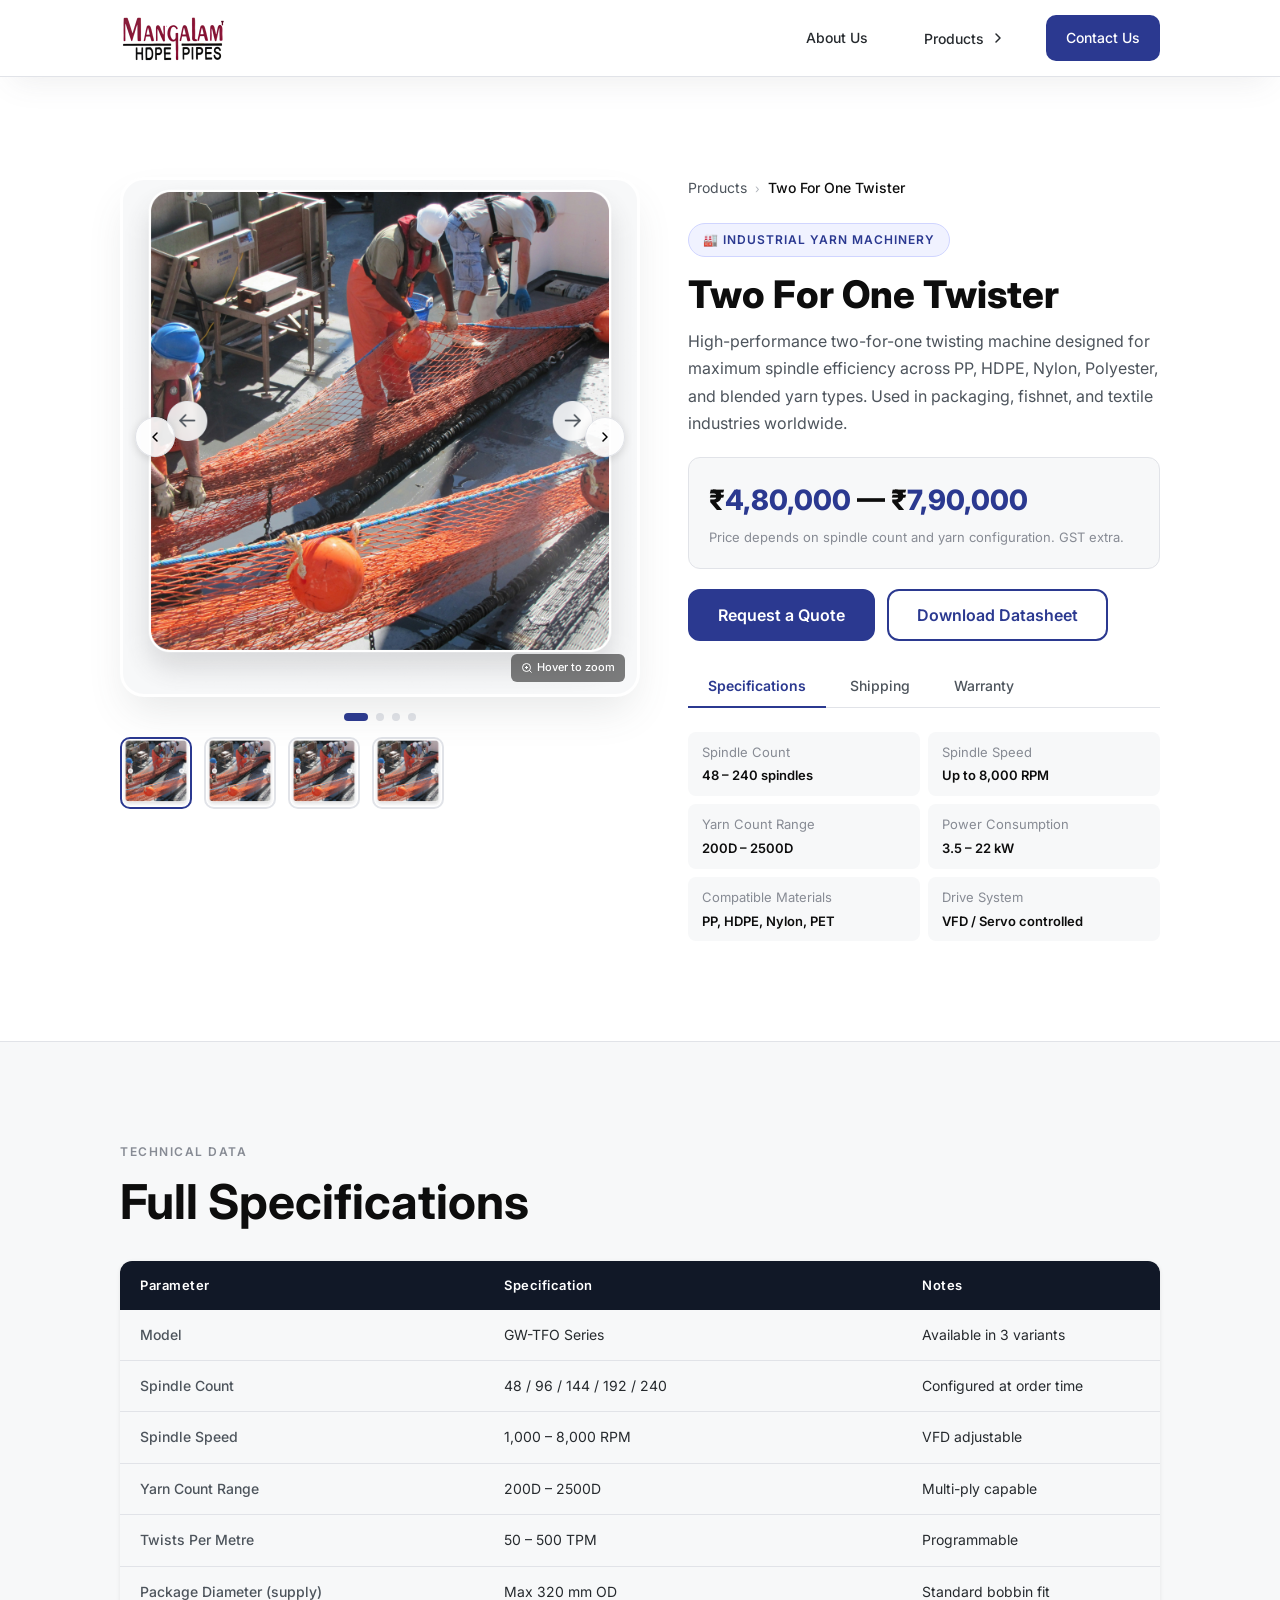
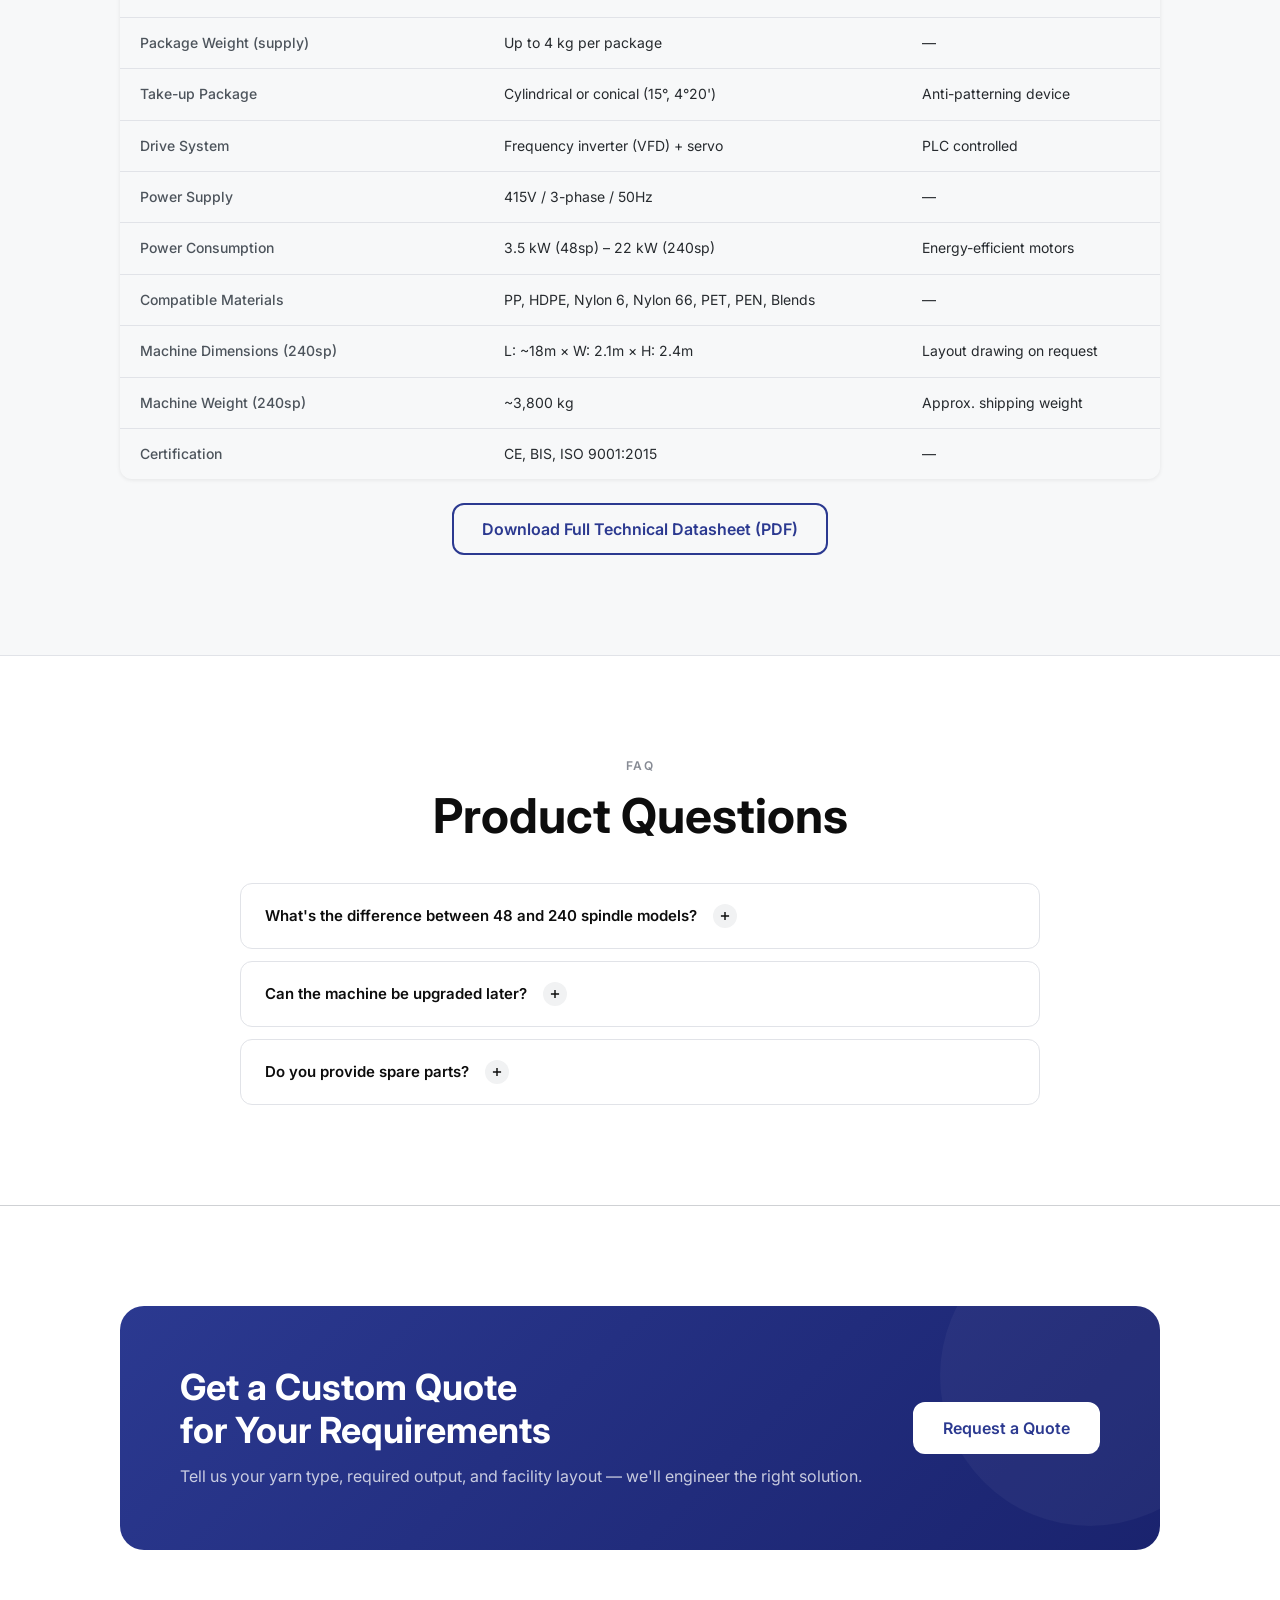
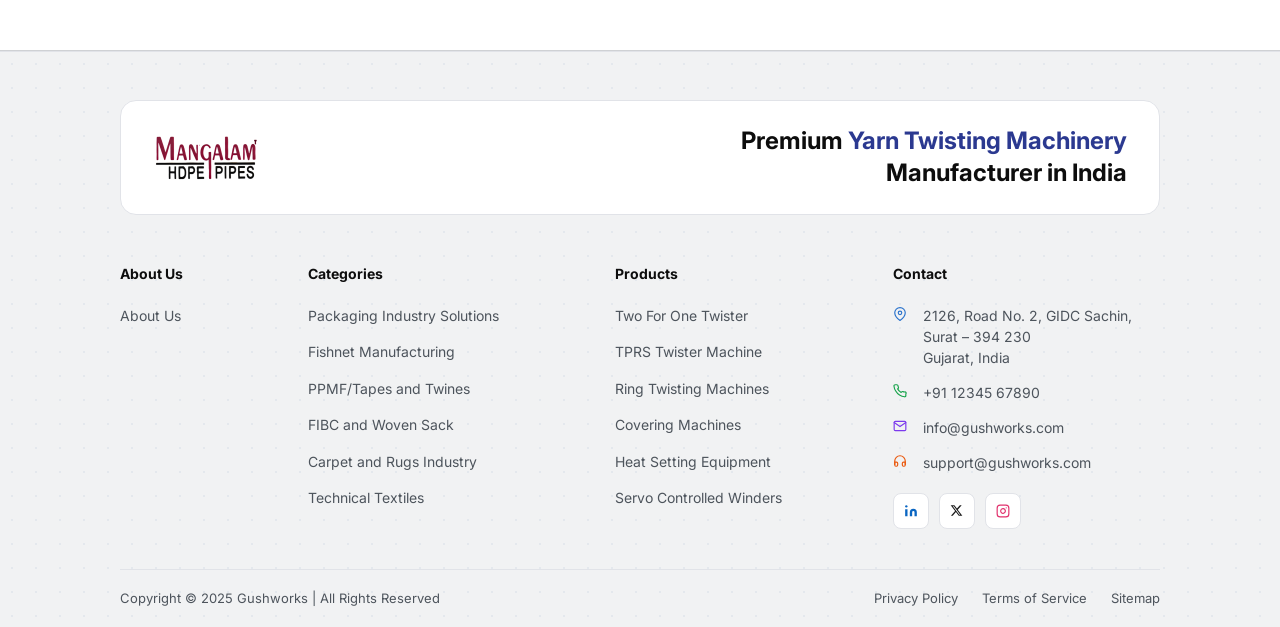
<file: product-detail.html>
<!DOCTYPE html>
<html lang="en">
<head>
  <meta charset="UTF-8" />
  <meta name="viewport" content="width=device-width, initial-scale=1.0" />
  <title>Two For One Twister — Gushworks</title>
  <meta name="description" content="The Two For One Twister by Gushworks — high-output yarn twisting machinery for PP, Nylon, Polyester, and HDPE. Price: ₹4,80,000 – ₹7,90,000. Download full technical datasheet." />
  <link rel="stylesheet" href="styles.css" />
  <link rel="preconnect" href="https://fonts.googleapis.com" />
  <link rel="preconnect" href="https://fonts.gstatic.com" crossorigin />
</head>
<body>

<!-- NAVBAR -->
<header class="navbar" role="banner">
  <div class="container">
    <a href="index.html" class="navbar__logo" aria-label="Gushworks home">
      <img src="logo.png" alt="Gushworks Logo" width="109" height="45" />
    </a>
    <nav class="navbar__right" aria-label="Primary navigation">
      <a href="about.html" class="nav-link">About Us</a>
      <div class="nav-dropdown">
        <button class="nav-link" aria-haspopup="true" aria-expanded="false" id="products-btn">
          Products
          <span class="nav-dropdown__icon" aria-hidden="true">
            <svg width="16" height="16" viewBox="0 0 16 16" fill="none"><path d="M6 12L10 8L6 4" stroke="currentColor" stroke-width="1.5" stroke-linecap="round" stroke-linejoin="round"/></svg>
          </span>
        </button>
        <ul class="dropdown-menu" role="menu">
          <li><a href="product-detail.html" role="menuitem">Two For One Twister</a></li>
          <li><a href="products.html" role="menuitem">Packaging Line</a></li>
          <li><a href="products.html" role="menuitem">Fishnet Unit</a></li>
          <li><a href="products.html" role="menuitem">All Products</a></li>
        </ul>
      </div>
      <a href="contact.html" class="btn-nav">Contact Us</a>
    </nav>
    <button class="hamburger" aria-label="Toggle mobile menu"><span></span><span></span><span></span></button>
  </div>
</header>
<nav class="mobile-nav" aria-label="Mobile navigation">
  <a href="index.html">Home</a>
  <a href="about.html">About Us</a>
  <a href="products.html">Products</a>
  <a href="product-detail.html">Two For One Twister</a>
  <a href="contact.html" class="btn-mobile-contact">Contact Us</a>
</nav>

<main class="page-body">

  <!-- ===================================================================
       PRODUCT DETAIL MAIN
  =================================================================== -->
  <section aria-label="Product detail" style="background:var(--white); border-bottom:1px solid var(--border);">
    <div class="container">
      <div class="product-detail-layout">

        <!-- LEFT: Carousel -->
        <div data-reveal>
          <div class="carousel-wrapper">
            <div class="carousel" id="product-carousel" data-zoom tabindex="0" aria-label="Two For One Twister images" role="img">
              <div class="carousel__track" role="list">
                <div class="carousel__slide" role="listitem"><img src="product-main.png" alt="Two For One Twister — Front" /></div>
                <div class="carousel__slide" role="listitem"><img src="product-main.png" alt="Two For One Twister — Side" /></div>
                <div class="carousel__slide" role="listitem"><img src="product-main.png" alt="Two For One Twister — Control panel" /></div>
                <div class="carousel__slide" role="listitem"><img src="product-main.png" alt="Two For One Twister — Spindle close-up" /></div>
              </div>
              <button class="carousel__btn carousel__btn--prev" aria-label="Previous">
                <svg width="16" height="16" viewBox="0 0 16 16" fill="none"><path d="M10 12L6 8L10 4" stroke="currentColor" stroke-width="1.5" stroke-linecap="round" stroke-linejoin="round"/></svg>
              </button>
              <button class="carousel__btn carousel__btn--next" aria-label="Next">
                <svg width="16" height="16" viewBox="0 0 16 16" fill="none"><path d="M6 12L10 8L6 4" stroke="currentColor" stroke-width="1.5" stroke-linecap="round" stroke-linejoin="round"/></svg>
              </button>
              <div class="zoom-hint" aria-hidden="true">
                <svg width="12" height="12" viewBox="0 0 24 24" fill="none" stroke="currentColor" stroke-width="2"><circle cx="11" cy="11" r="8"/><path d="M21 21l-4.35-4.35"/><line x1="11" y1="8" x2="11" y2="14"/><line x1="8" y1="11" x2="14" y2="11"/></svg>
                Hover to zoom
              </div>
            </div>
            <!-- Zoom panel -->
            <div class="zoom-panel" aria-hidden="true"><img src="product-main.png" alt="" /></div>
            <!-- Dots -->
            <div class="carousel__dots" role="tablist">
              <button class="carousel__dot active" role="tab" aria-label="Image 1"></button>
              <button class="carousel__dot" role="tab" aria-label="Image 2"></button>
              <button class="carousel__dot" role="tab" aria-label="Image 3"></button>
              <button class="carousel__dot" role="tab" aria-label="Image 4"></button>
            </div>
            <!-- Thumbnails -->
            <div class="carousel__thumbnails">
              <button class="carousel__thumb active" aria-label="View image 1"><img src="product-main.png" alt="Thumb 1" /></button>
              <button class="carousel__thumb" aria-label="View image 2"><img src="product-main.png" alt="Thumb 2" /></button>
              <button class="carousel__thumb" aria-label="View image 3"><img src="product-main.png" alt="Thumb 3" /></button>
              <button class="carousel__thumb" aria-label="View image 4"><img src="product-main.png" alt="Thumb 4" /></button>
            </div>
          </div>
        </div>

        <!-- RIGHT: Info -->
        <div data-reveal>
          <nav class="breadcrumb" aria-label="Breadcrumb">
            <a href="products.html">Products</a>
            <span class="sep" aria-hidden="true">›</span>
            <span class="current">Two For One Twister</span>
          </nav>

          <div class="hero__badge" style="margin-bottom:16px;">🏭 Industrial Yarn Machinery</div>
          <h1 style="font-size:clamp(26px,3vw,38px);font-weight:800;color:var(--text-primary);line-height:1.15;margin-bottom:12px;">Two For One Twister</h1>
          <p style="font-size:16px;color:var(--text-muted);line-height:1.7;margin-bottom:20px;">High-performance two-for-one twisting machine designed for maximum spindle efficiency across PP, HDPE, Nylon, Polyester, and blended yarn types. Used in packaging, fishnet, and textile industries worldwide.</p>

          <!-- Pricing -->
          <div class="product-pricing">
            <div class="price">₹<span>4,80,000</span> — ₹<span>7,90,000</span></div>
            <div class="price-note">Price depends on spindle count and yarn configuration. GST extra.</div>
          </div>

          <!-- CTAs -->
          <div style="display:flex;gap:12px;flex-wrap:wrap;margin-bottom:24px;">
            <button class="btn btn-primary" data-modal="modal-quote">Request a Quote</button>
            <button class="btn btn-outline" data-modal="modal-datasheet">Download Datasheet</button>
          </div>

          <!-- Info tabs -->
          <div class="info-tabs" role="tablist">
            <button class="info-tab active" role="tab" data-panel="panel-specs" aria-selected="true">Specifications</button>
            <button class="info-tab" role="tab" data-panel="panel-shipping" aria-selected="false">Shipping</button>
            <button class="info-tab" role="tab" data-panel="panel-warranty" aria-selected="false">Warranty</button>
          </div>
          <div>
            <div id="panel-specs" class="info-panel active" role="tabpanel">
              <div style="display:grid;grid-template-columns:1fr 1fr;gap:8px;">
                <div style="padding:10px 14px;background:#F7F8F9;border-radius:8px;font-size:13px;">
                  <div style="color:var(--text-soft);margin-bottom:3px;">Spindle Count</div>
                  <div style="font-weight:600;color:var(--text-primary);">48 – 240 spindles</div>
                </div>
                <div style="padding:10px 14px;background:#F7F8F9;border-radius:8px;font-size:13px;">
                  <div style="color:var(--text-soft);margin-bottom:3px;">Spindle Speed</div>
                  <div style="font-weight:600;color:var(--text-primary);">Up to 8,000 RPM</div>
                </div>
                <div style="padding:10px 14px;background:#F7F8F9;border-radius:8px;font-size:13px;">
                  <div style="color:var(--text-soft);margin-bottom:3px;">Yarn Count Range</div>
                  <div style="font-weight:600;color:var(--text-primary);">200D – 2500D</div>
                </div>
                <div style="padding:10px 14px;background:#F7F8F9;border-radius:8px;font-size:13px;">
                  <div style="color:var(--text-soft);margin-bottom:3px;">Power Consumption</div>
                  <div style="font-weight:600;color:var(--text-primary);">3.5 – 22 kW</div>
                </div>
                <div style="padding:10px 14px;background:#F7F8F9;border-radius:8px;font-size:13px;">
                  <div style="color:var(--text-soft);margin-bottom:3px;">Compatible Materials</div>
                  <div style="font-weight:600;color:var(--text-primary);">PP, HDPE, Nylon, PET</div>
                </div>
                <div style="padding:10px 14px;background:#F7F8F9;border-radius:8px;font-size:13px;">
                  <div style="color:var(--text-soft);margin-bottom:3px;">Drive System</div>
                  <div style="font-weight:600;color:var(--text-primary);">VFD / Servo controlled</div>
                </div>
              </div>
            </div>
            <div id="panel-shipping" class="info-panel" role="tabpanel">
              <div class="info-box">
                <div class="info-box__icon">🚛</div>
                <div>
                  <div class="info-box__title">Pan-India Delivery</div>
                  <div class="info-box__desc">Free freight-included delivery to all major Indian cities. Remote locations may have additional logistics charges.</div>
                </div>
              </div>
              <div class="info-box">
                <div class="info-box__icon">📅</div>
                <div>
                  <div class="info-box__title">Lead Time: 8–12 Weeks</div>
                  <div class="info-box__desc">Standard manufacturing lead time from order confirmation to dispatch. Expedited options available on request.</div>
                </div>
              </div>
              <div class="info-box">
                <div class="info-box__icon">🌍</div>
                <div>
                  <div class="info-box__title">International Export</div>
                  <div class="info-box__desc">We export to South Asia, Africa, and MENA regions. FOB/CIF pricing available. Contact us for customs documentation.</div>
                </div>
              </div>
            </div>
            <div id="panel-warranty" class="info-panel" role="tabpanel">
              <div class="info-box">
                <div class="info-box__icon">🛡️</div>
                <div>
                  <div class="info-box__title">12-Month Comprehensive Warranty</div>
                  <div class="info-box__desc">Covers all manufacturing defects, mechanical failures, and electrical component issues from date of installation.</div>
                </div>
              </div>
              <div class="info-box">
                <div class="info-box__icon">🔧</div>
                <div>
                  <div class="info-box__title">Free Installation & AMC Options</div>
                  <div class="info-box__desc">Includes free on-site installation and commissioning. Annual maintenance contracts available for extended coverage up to 36 months.</div>
                </div>
              </div>
              <div class="info-box">
                <div class="info-box__icon">📞</div>
                <div>
                  <div class="info-box__title">24/7 Technical Support</div>
                  <div class="info-box__desc">Round-the-clock phone/WhatsApp technical support. 48-hour on-site response for critical breakdowns.</div>
                </div>
              </div>
            </div>
          </div>
        </div>

      </div><!-- .product-detail-layout -->
    </div>
  </section>

  <!-- ===================================================================
       FULL SPECS TABLE
  =================================================================== -->
  <section class="specs-section" aria-label="Full technical specifications">
    <div class="container">
      <div data-reveal>
        <div class="section-label">Technical Data</div>
        <h2 class="section-heading">Full Specifications</h2>
      </div>
      <div class="mt-32" data-reveal>
        <table class="specs-table" aria-label="Technical specifications table">
          <thead>
            <tr><th>Parameter</th><th>Specification</th><th>Notes</th></tr>
          </thead>
          <tbody>
            <tr><td>Model</td><td>GW-TFO Series</td><td>Available in 3 variants</td></tr>
            <tr><td>Spindle Count</td><td>48 / 96 / 144 / 192 / 240</td><td>Configured at order time</td></tr>
            <tr><td>Spindle Speed</td><td>1,000 – 8,000 RPM</td><td>VFD adjustable</td></tr>
            <tr><td>Yarn Count Range</td><td>200D – 2500D</td><td>Multi-ply capable</td></tr>
            <tr><td>Twists Per Metre</td><td>50 – 500 TPM</td><td>Programmable</td></tr>
            <tr><td>Package Diameter (supply)</td><td>Max 320 mm OD</td><td>Standard bobbin fit</td></tr>
            <tr><td>Package Weight (supply)</td><td>Up to 4 kg per package</td><td>—</td></tr>
            <tr><td>Take-up Package</td><td>Cylindrical or conical (15°, 4°20')</td><td>Anti-patterning device</td></tr>
            <tr><td>Drive System</td><td>Frequency inverter (VFD) + servo</td><td>PLC controlled</td></tr>
            <tr><td>Power Supply</td><td>415V / 3-phase / 50Hz</td><td>—</td></tr>
            <tr><td>Power Consumption</td><td>3.5 kW (48sp) – 22 kW (240sp)</td><td>Energy-efficient motors</td></tr>
            <tr><td>Compatible Materials</td><td>PP, HDPE, Nylon 6, Nylon 66, PET, PEN, Blends</td><td>—</td></tr>
            <tr><td>Machine Dimensions (240sp)</td><td>L: ~18m × W: 2.1m × H: 2.4m</td><td>Layout drawing on request</td></tr>
            <tr><td>Machine Weight (240sp)</td><td>~3,800 kg</td><td>Approx. shipping weight</td></tr>
            <tr><td>Certification</td><td>CE, BIS, ISO 9001:2015</td><td>—</td></tr>
          </tbody>
        </table>
      </div>
      <div class="mt-24 text-center" data-reveal>
        <button class="btn btn-outline" data-modal="modal-datasheet">Download Full Technical Datasheet (PDF)</button>
      </div>
    </div>
  </section>

  <!-- ===================================================================
       FAQ (product detail)
  =================================================================== -->
  <section class="faq-section" aria-label="Product FAQ">
    <div class="container">
      <div class="text-center" data-reveal>
        <div class="section-label">FAQ</div>
        <h2 class="section-heading">Product Questions</h2>
      </div>
      <div style="max-width:800px;margin:40px auto 0;">
        <ul class="faq-list" data-reveal>
          <li class="faq-item">
            <button class="faq-question" aria-expanded="false">
              What's the difference between 48 and 240 spindle models?
              <span class="faq-icon" aria-hidden="true"><svg width="14" height="14" viewBox="0 0 24 24" fill="none" stroke="currentColor" stroke-width="2.5"><line x1="12" y1="5" x2="12" y2="19"/><line x1="5" y1="12" x2="19" y2="12"/></svg></span>
            </button>
            <div class="faq-answer">The spindle count directly determines your output capacity. A 48-spindle unit suits small-to-medium factories (3–5 tonnes/day), while the 240-spindle model is for large-scale production (20+ tonnes/day). All share the same precision spindle assembly and control system.</div>
          </li>
          <li class="faq-item">
            <button class="faq-question" aria-expanded="false">
              Can the machine be upgraded later?
              <span class="faq-icon" aria-hidden="true"><svg width="14" height="14" viewBox="0 0 24 24" fill="none" stroke="currentColor" stroke-width="2.5"><line x1="12" y1="5" x2="12" y2="19"/><line x1="5" y1="12" x2="19" y2="12"/></svg></span>
            </button>
            <div class="faq-answer">Yes. The GW-TFO series is modular. You can start with 96 spindles and add section modules in multiples of 48. Each upgrade requires a service visit for alignment and calibration.</div>
          </li>
          <li class="faq-item">
            <button class="faq-question" aria-expanded="false">
              Do you provide spare parts?
              <span class="faq-icon" aria-hidden="true"><svg width="14" height="14" viewBox="0 0 24 24" fill="none" stroke="currentColor" stroke-width="2.5"><line x1="12" y1="5" x2="12" y2="19"/><line x1="5" y1="12" x2="19" y2="12"/></svg></span>
            </button>
            <div class="faq-answer">Yes. We maintain a comprehensive spare parts inventory for all GW-TFO series machines. Critical wear parts (spindle whorls, tension discs, yarn guides) are dispatched within 24 hours. Annual spare kits are also available.</div>
          </li>
        </ul>
      </div>
    </div>
  </section>

  <!-- CTA -->
  <section class="cta-section">
    <div class="container">
      <div class="cta-box" data-reveal>
        <div class="cta-box__content">
          <h2 class="cta-box__title">Get a Custom Quote<br>for Your Requirements</h2>
          <p class="cta-box__subtitle">Tell us your yarn type, required output, and facility layout — we'll engineer the right solution.</p>
        </div>
        <div class="cta-box__action">
          <button class="btn btn-white" data-modal="modal-quote">Request a Quote</button>
        </div>
      </div>
    </div>
  </section>

</main>

<footer class="footer" aria-label="Site footer">
  <!-- Brand card -->
  <div class="container">
    <div class="footer-brand-card">
      <div class="footer-brand-card__logo">
        <img src="logo.png" alt="Gushworks" width="140" height="45" />
      </div>
      <div class="footer-brand-card__tagline">
        Premium <span>Yarn Twisting Machinery</span><br>Manufacturer in India
      </div>
    </div>
  </div>
  <!-- Four columns -->
  <div class="container">
    <div class="footer-grid">
      <div class="footer-col">
        <h4>About Us</h4>
        <ul><li><a href="about.html">About Us</a></li></ul>
      </div>
      <div class="footer-col">
        <h4>Categories</h4>
        <ul>
          <li><a href="products.html">Packaging Industry Solutions</a></li>
          <li><a href="products.html">Fishnet Manufacturing</a></li>
          <li><a href="products.html">PPMF/Tapes and Twines</a></li>
          <li><a href="products.html">FIBC and Woven Sack</a></li>
          <li><a href="products.html">Carpet and Rugs Industry</a></li>
          <li><a href="products.html">Technical Textiles</a></li>
        </ul>
      </div>
      <div class="footer-col">
        <h4>Products</h4>
        <ul>
          <li><a href="product-detail.html">Two For One Twister</a></li>
          <li><a href="products.html">TPRS Twister Machine</a></li>
          <li><a href="products.html">Ring Twisting Machines</a></li>
          <li><a href="products.html">Covering Machines</a></li>
          <li><a href="products.html">Heat Setting Equipment</a></li>
          <li><a href="products.html">Servo Controlled Winders</a></li>
        </ul>
      </div>
      <div class="footer-col">
        <h4>Contact</h4>
        <div class="footer-contact-list">
          <div class="footer-contact-item">
            <span class="footer-contact-icon" aria-hidden="true"><svg width="14" height="14" viewBox="0 0 24 24" fill="none" stroke="currentColor" stroke-width="2" stroke-linecap="round" stroke-linejoin="round"><path d="M21 10c0 7-9 13-9 13s-9-6-9-13a9 9 0 0 1 18 0z"/><circle cx="12" cy="10" r="3"/></svg></span>
            <span>2126, Road No. 2, GIDC Sachin, Surat – 394 230<br>Gujarat, India</span>
          </div>
          <div class="footer-contact-item">
            <span class="footer-contact-icon" aria-hidden="true"><svg width="14" height="14" viewBox="0 0 24 24" fill="none" stroke="currentColor" stroke-width="2" stroke-linecap="round" stroke-linejoin="round"><path d="M22 16.92v3a2 2 0 0 1-2.18 2 19.79 19.79 0 0 1-8.63-3.07A19.5 19.5 0 0 1 4.69 12a19.79 19.79 0 0 1-3.07-8.67A2 2 0 0 1 3.6 1.28h3a2 2 0 0 1 2 1.72c.127.96.361 1.903.7 2.81a2 2 0 0 1-.45 2.11L7.91 8.36a16 16 0 0 0 6.06 6.06l.94-.95a2 2 0 0 1 2.11-.45c.907.339 1.85.573 2.81.7A2 2 0 0 1 22 16.92z"/></svg></span>
            <a href="tel:+911234567890">+91 12345 67890</a>
          </div>
          <div class="footer-contact-item">
            <span class="footer-contact-icon" aria-hidden="true"><svg width="14" height="14" viewBox="0 0 24 24" fill="none" stroke="currentColor" stroke-width="2" stroke-linecap="round" stroke-linejoin="round"><path d="M4 4h16c1.1 0 2 .9 2 2v12c0 1.1-.9 2-2 2H4c-1.1 0-2-.9-2-2V6c0-1.1.9-2 2-2z"/><polyline points="22,6 12,13 2,6"/></svg></span>
            <a href="mailto:info@gushworks.com">info@gushworks.com</a>
          </div>
          <div class="footer-contact-item">
            <span class="footer-contact-icon" aria-hidden="true"><svg width="14" height="14" viewBox="0 0 24 24" fill="none" stroke="currentColor" stroke-width="2" stroke-linecap="round" stroke-linejoin="round"><path d="M3 18v-6a9 9 0 0 1 18 0v6"/><path d="M21 19a2 2 0 0 1-2 2h-1a2 2 0 0 1-2-2v-3a2 2 0 0 1 2-2h3zM3 19a2 2 0 0 0 2 2h1a2 2 0 0 0 2-2v-3a2 2 0 0 0-2-2H3z"/></svg></span>
            <a href="mailto:support@gushworks.com">support@gushworks.com</a>
          </div>
        </div>
        <div class="footer-socials" aria-label="Social media links">
          <a href="#" class="footer-social-link" aria-label="LinkedIn"><svg width="14" height="14" viewBox="0 0 24 24" fill="currentColor"><path d="M16 8a6 6 0 0 1 6 6v7h-4v-7a2 2 0 0 0-2-2 2 2 0 0 0-2 2v7h-4v-7a6 6 0 0 1 6-6zM2 9h4v12H2z"/><circle cx="4" cy="4" r="2"/></svg></a>
          <a href="#" class="footer-social-link" aria-label="X (Twitter)"><svg width="13" height="13" viewBox="0 0 24 24" fill="currentColor"><path d="M18.244 2.25h3.308l-7.227 8.26 8.502 11.24H16.17l-5.214-6.817L4.99 21.75H1.68l7.73-8.835L1.254 2.25H8.08l4.713 6.231zm-1.161 17.52h1.833L7.084 4.126H5.117z"/></svg></a>
          <a href="#" class="footer-social-link" aria-label="Instagram"><svg width="14" height="14" viewBox="0 0 24 24" fill="none" stroke="currentColor" stroke-width="2" stroke-linecap="round" stroke-linejoin="round"><rect x="2" y="2" width="20" height="20" rx="5" ry="5"/><path d="M16 11.37A4 4 0 1 1 12.63 8 4 4 0 0 1 16 11.37z"/><line x1="17.5" y1="6.5" x2="17.51" y2="6.5"/></svg></a>
        </div>
      </div>
    </div>
  </div>
  <!-- Bottom bar -->
  <div class="container">
    <div class="footer-bottom">
      <p>Copyright © 2025 Gushworks | All Rights Reserved</p>
      <nav class="footer-bottom-links" aria-label="Legal links">
        <a href="#">Privacy Policy</a>
        <a href="#">Terms of Service</a>
        <a href="#">Sitemap</a>
      </nav>
    </div>
  </div>
</footer>


<!-- MODAL 1: Datasheet Download -->
<div class="modal-backdrop" id="modal-datasheet" role="dialog" aria-modal="true" aria-labelledby="modal-ds-title">
  <div class="modal-box">
    <button class="modal-close" aria-label="Close">✕</button>
    <h2 class="modal-title" id="modal-ds-title">Download Full Technical Datasheet</h2>
    <p class="modal-subtitle">Enter your contact details to receive the complete GW-TFO Series technical datasheet with drawings, wiring diagrams, and spare parts catalog.</p>
    <form data-form id="datasheet-form" novalidate>
      <div class="form-group">
        <label class="form-label" for="ds-name">Full Name <span style="color:red">*</span></label>
        <input class="form-input" id="ds-name" type="text" placeholder="Your full name" required />
      </div>
      <div class="form-group">
        <label class="form-label" for="ds-email">Work Email <span style="color:red">*</span></label>
        <input class="form-input" id="ds-email" type="email" placeholder="you@company.com" required />
      </div>
      <div class="form-group">
        <label class="form-label" for="ds-company">Company Name</label>
        <input class="form-input" id="ds-company" type="text" placeholder="Your company" />
      </div>
      <div class="form-group">
        <label class="form-label" for="ds-phone">Phone Number</label>
        <input class="form-input" id="ds-phone" type="tel" placeholder="+91 XXXXX XXXXX" />
      </div>
      <button type="submit" class="btn btn-primary" style="width:100%;">
        📄 Send Me the Datasheet
      </button>
    </form>
  </div>
</div>

<!-- MODAL 2: Request a Quote -->
<div class="modal-backdrop" id="modal-quote" role="dialog" aria-modal="true" aria-labelledby="modal-q-title">
  <div class="modal-box">
    <button class="modal-close" aria-label="Close">✕</button>
    <h2 class="modal-title" id="modal-q-title">Request a Quote</h2>
    <p class="modal-subtitle">Our team will prepare a custom quote based on your yarn type, spindle count, and delivery requirements.</p>
    <form data-form id="quote-form" novalidate>
      <div class="form-row">
        <div class="form-group">
          <label class="form-label" for="q-name">Full Name <span style="color:red">*</span></label>
          <input class="form-input" id="q-name" type="text" placeholder="Your full name" required />
        </div>
        <div class="form-group">
          <label class="form-label" for="q-company">Company</label>
          <input class="form-input" id="q-company" type="text" placeholder="Company name" />
        </div>
      </div>
      <div class="form-group">
        <label class="form-label" for="q-email">Email <span style="color:red">*</span></label>
        <input class="form-input" id="q-email" type="email" placeholder="you@company.com" required />
      </div>
      <div class="form-group">
        <label class="form-label" for="q-phone">Phone <span style="color:red">*</span></label>
        <input class="form-input" id="q-phone" type="tel" placeholder="+91 XXXXX XXXXX" required />
      </div>
      <div class="form-group">
        <label class="form-label" for="q-spindles">Required Spindle Count</label>
        <select class="form-select" id="q-spindles">
          <option value="">Select spindle count</option>
          <option>48 spindles</option>
          <option>96 spindles</option>
          <option>144 spindles</option>
          <option>192 spindles</option>
          <option>240 spindles</option>
          <option>Custom configuration</option>
        </select>
      </div>
      <div class="form-group">
        <label class="form-label" for="q-msg">Additional Requirements</label>
        <textarea class="form-textarea" id="q-msg" placeholder="Yarn type, output requirement, timeline..."></textarea>
      </div>
      <button type="submit" class="btn btn-primary" style="width:100%;">Submit Quote Request</button>
    </form>
  </div>
</div>

<script src="script.js"></script>
</body>
</html>
</file>
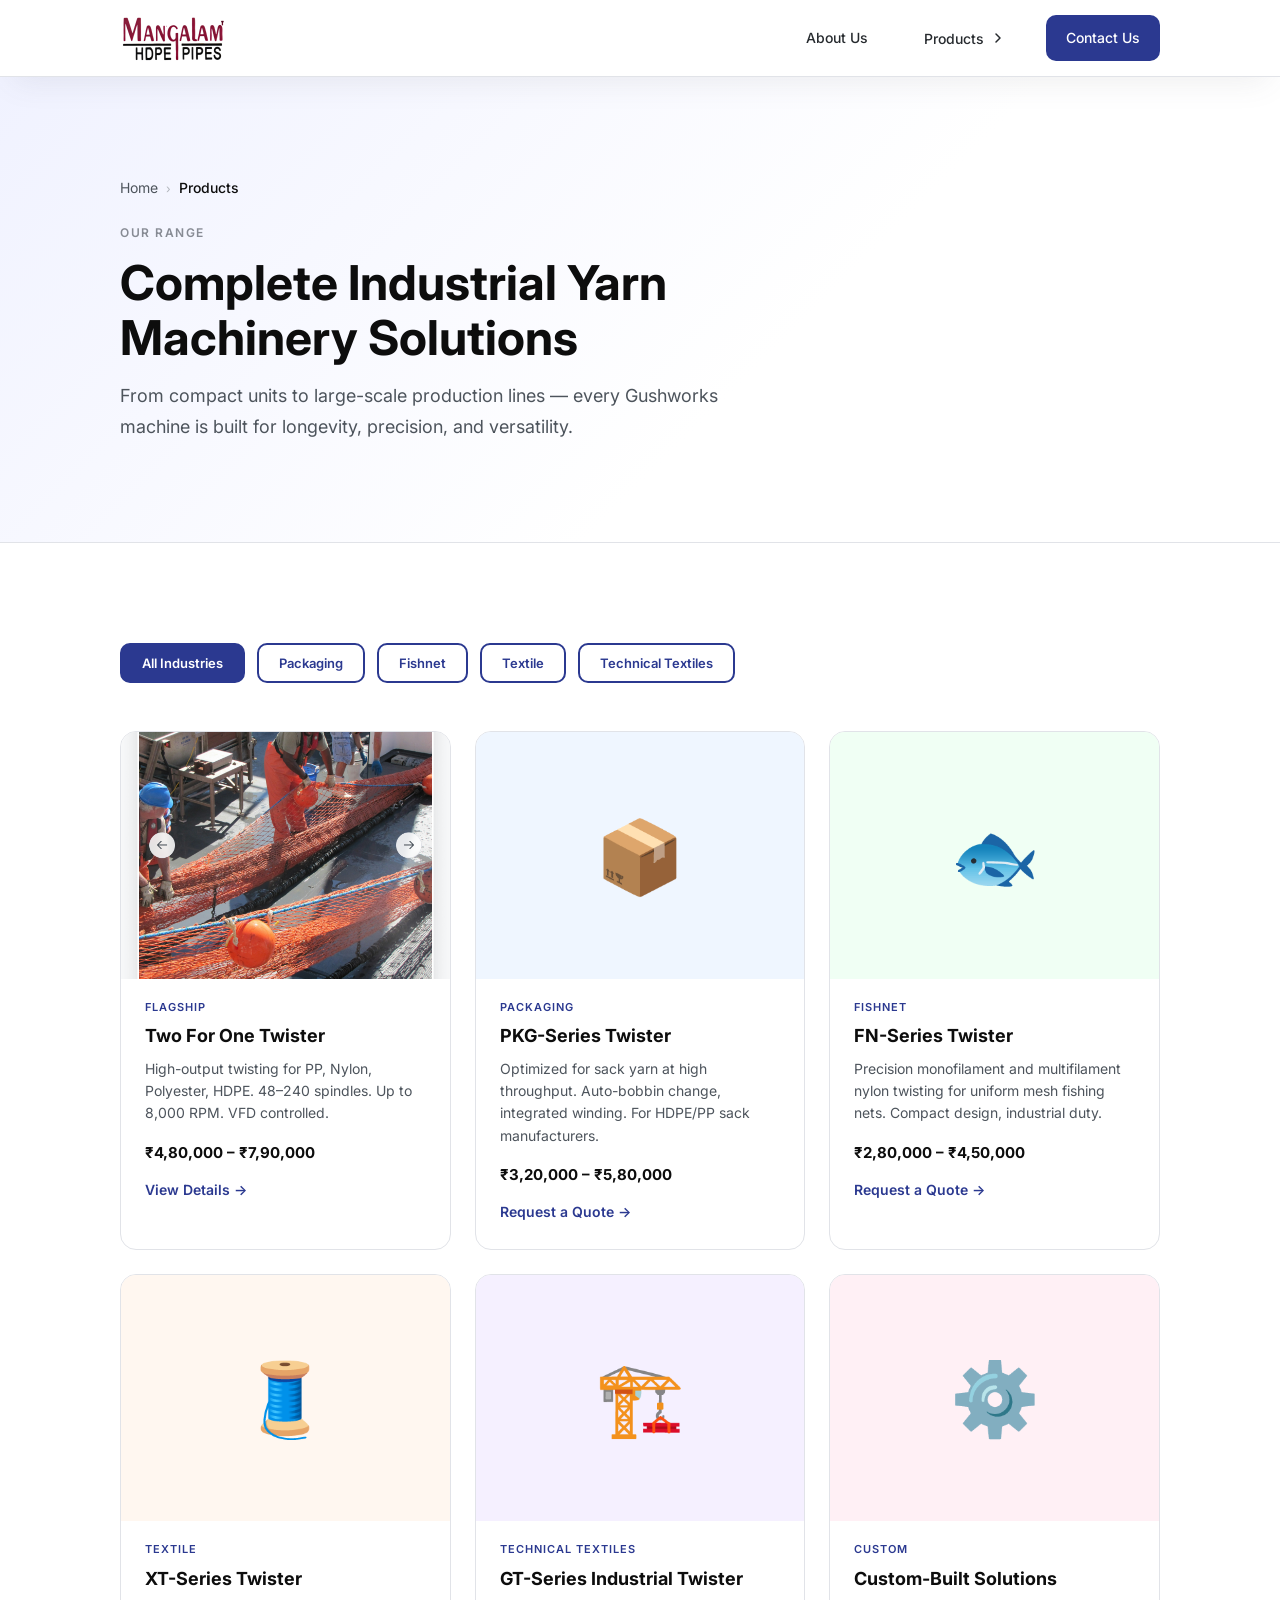
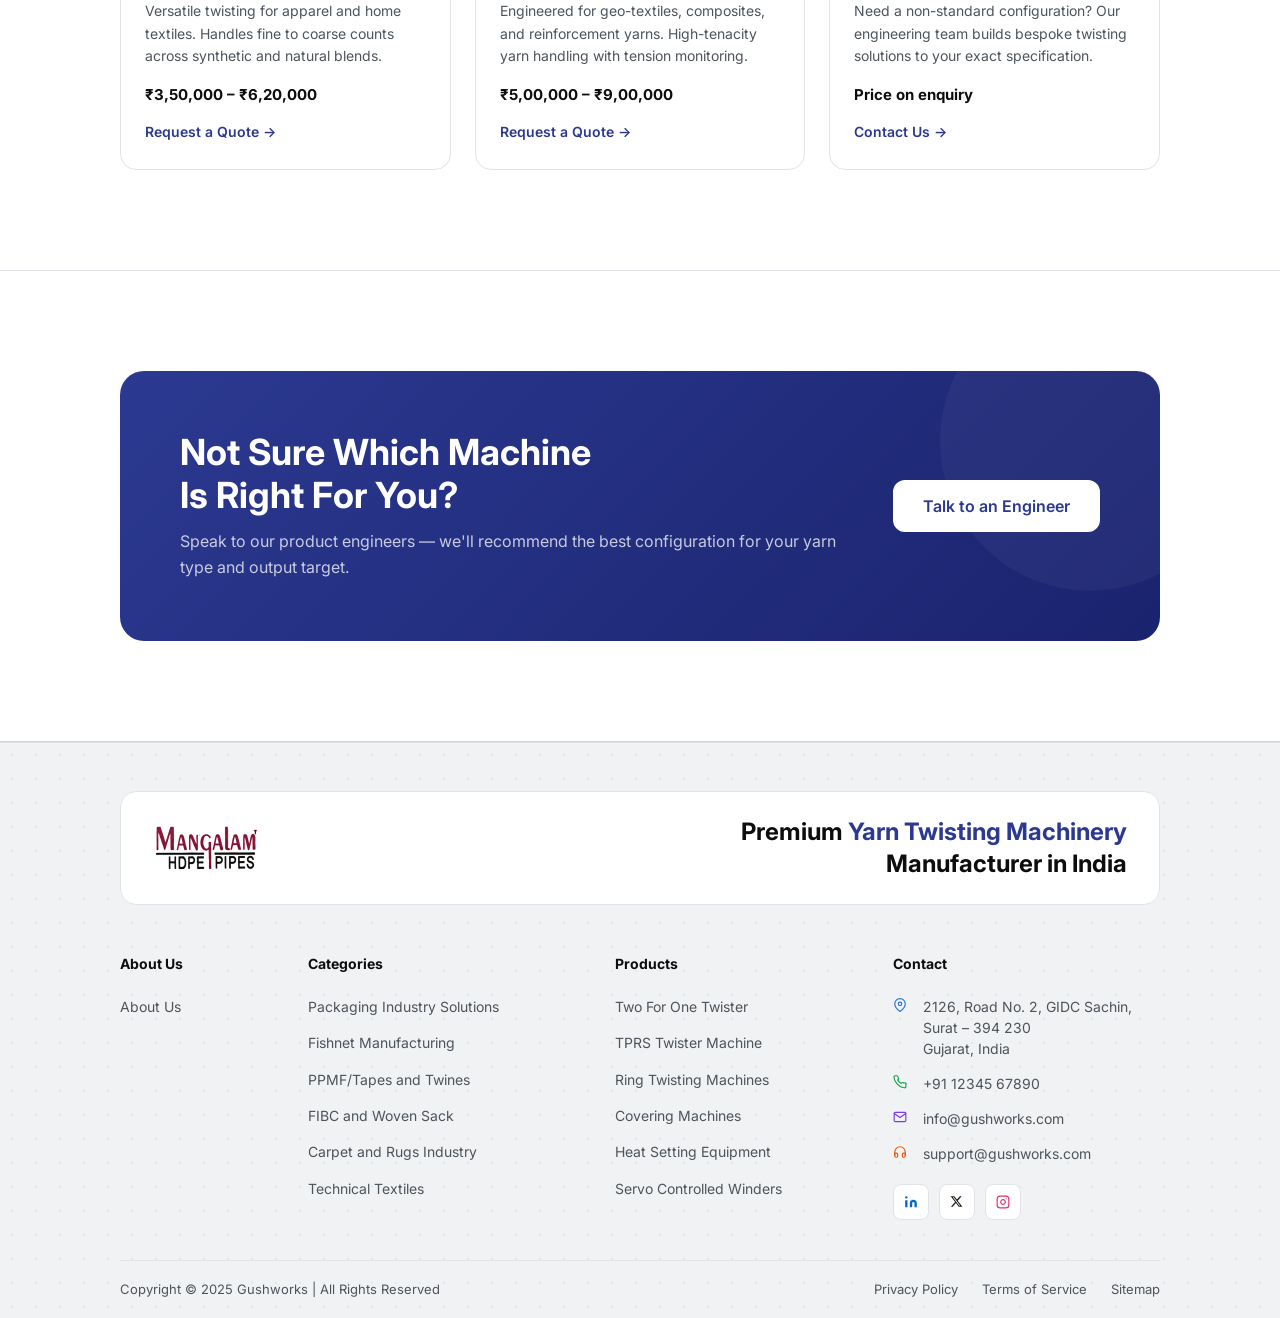
<file: products.html>
<!DOCTYPE html>
<html lang="en">
<head>
  <meta charset="UTF-8" />
  <meta name="viewport" content="width=device-width, initial-scale=1.0" />
  <title>Products — Gushworks Industrial Yarn Machinery</title>
  <meta name="description" content="Browse Gushworks' full range of industrial yarn twisting machinery. From Two For One Twisters to packaging and fishnet solutions." />
  <link rel="stylesheet" href="styles.css" />
  <link rel="preconnect" href="https://fonts.googleapis.com" />
  <link rel="preconnect" href="https://fonts.gstatic.com" crossorigin />
</head>
<body>

<!-- NAVBAR -->
<header class="navbar" role="banner">
  <div class="container">
    <a href="index.html" class="navbar__logo" aria-label="Gushworks home">
      <img src="logo.png" alt="Gushworks Logo" width="109" height="45" />
    </a>
    <nav class="navbar__right">
      <a href="about.html" class="nav-link">About Us</a>
      <div class="nav-dropdown">
        <button class="nav-link" aria-haspopup="true" aria-expanded="false">
          Products
          <span class="nav-dropdown__icon" aria-hidden="true">
            <svg width="16" height="16" viewBox="0 0 16 16" fill="none"><path d="M6 12L10 8L6 4" stroke="currentColor" stroke-width="1.5" stroke-linecap="round" stroke-linejoin="round"/></svg>
          </span>
        </button>
        <ul class="dropdown-menu" role="menu">
          <li><a href="product-detail.html" role="menuitem">Two For One Twister</a></li>
          <li><a href="products.html" role="menuitem">Packaging Line</a></li>
          <li><a href="products.html" role="menuitem">Fishnet Unit</a></li>
          <li><a href="products.html" role="menuitem">All Products</a></li>
        </ul>
      </div>
      <a href="contact.html" class="btn-nav">Contact Us</a>
    </nav>
    <button class="hamburger" aria-label="Toggle mobile menu"><span></span><span></span><span></span></button>
  </div>
</header>
<nav class="mobile-nav">
  <a href="index.html">Home</a>
  <a href="about.html">About Us</a>
  <a href="products.html">Products</a>
  <a href="product-detail.html">Two For One Twister</a>
  <a href="contact.html" class="btn-mobile-contact">Contact Us</a>
</nav>

<main class="page-body">

  <!-- Hero -->
  <section class="contact-hero" aria-label="Products page header">
    <div class="container">
      <nav class="breadcrumb" aria-label="Breadcrumb">
        <a href="index.html">Home</a>
        <span class="sep" aria-hidden="true">›</span>
        <span class="current">Products</span>
      </nav>
      <div class="section-label">Our Range</div>
      <h1 class="section-heading" style="max-width:600px;">Complete Industrial Yarn Machinery Solutions</h1>
      <p class="section-subheading">From compact units to large-scale production lines — every Gushworks machine is built for longevity, precision, and versatility.</p>
    </div>
  </section>

  <!-- Products Grid -->
  <section class="products-section" aria-label="Product listing">
    <div class="container">
      <!-- Filter bar -->
      <div style="display:flex;gap:12px;flex-wrap:wrap;margin-bottom:32px;">
        <button class="btn btn-primary btn-sm" style="font-size:13px;">All Industries</button>
        <button class="btn btn-outline btn-sm" style="font-size:13px;">Packaging</button>
        <button class="btn btn-outline btn-sm" style="font-size:13px;">Fishnet</button>
        <button class="btn btn-outline btn-sm" style="font-size:13px;">Textile</button>
        <button class="btn btn-outline btn-sm" style="font-size:13px;">Technical Textiles</button>
      </div>

      <div class="products-grid">
        <article class="product-card" data-reveal>
          <div class="product-card__img">
            <img src="product-main.png" alt="Two For One Twister" loading="lazy" />
          </div>
          <div class="product-card__body">
            <div class="product-card__tag">Flagship</div>
            <h2 class="product-card__title">Two For One Twister</h2>
            <p class="product-card__desc">High-output twisting for PP, Nylon, Polyester, HDPE. 48–240 spindles. Up to 8,000 RPM. VFD controlled.</p>
            <p style="font-size:15px;font-weight:700;color:var(--text-primary);margin-bottom:12px;">₹4,80,000 – ₹7,90,000</p>
            <a href="product-detail.html" class="product-card__link">View Details →</a>
          </div>
        </article>
        <article class="product-card" data-reveal>
          <div class="product-card__img" style="background:#EFF6FF;display:flex;align-items:center;justify-content:center;font-size:72px;">📦</div>
          <div class="product-card__body">
            <div class="product-card__tag">Packaging</div>
            <h2 class="product-card__title">PKG-Series Twister</h2>
            <p class="product-card__desc">Optimized for sack yarn at high throughput. Auto-bobbin change, integrated winding. For HDPE/PP sack manufacturers.</p>
            <p style="font-size:15px;font-weight:700;color:var(--text-primary);margin-bottom:12px;">₹3,20,000 – ₹5,80,000</p>
            <button class="product-card__link" data-modal="modal-quote">Request a Quote →</button>
          </div>
        </article>
        <article class="product-card" data-reveal>
          <div class="product-card__img" style="background:#F0FFF4;display:flex;align-items:center;justify-content:center;font-size:72px;">🐟</div>
          <div class="product-card__body">
            <div class="product-card__tag">Fishnet</div>
            <h2 class="product-card__title">FN-Series Twister</h2>
            <p class="product-card__desc">Precision monofilament and multifilament nylon twisting for uniform mesh fishing nets. Compact design, industrial duty.</p>
            <p style="font-size:15px;font-weight:700;color:var(--text-primary);margin-bottom:12px;">₹2,80,000 – ₹4,50,000</p>
            <button class="product-card__link" data-modal="modal-quote">Request a Quote →</button>
          </div>
        </article>
        <article class="product-card" data-reveal>
          <div class="product-card__img" style="background:#FFF7F0;display:flex;align-items:center;justify-content:center;font-size:72px;">🧵</div>
          <div class="product-card__body">
            <div class="product-card__tag">Textile</div>
            <h2 class="product-card__title">XT-Series Twister</h2>
            <p class="product-card__desc">Versatile twisting for apparel and home textiles. Handles fine to coarse counts across synthetic and natural blends.</p>
            <p style="font-size:15px;font-weight:700;color:var(--text-primary);margin-bottom:12px;">₹3,50,000 – ₹6,20,000</p>
            <button class="product-card__link" data-modal="modal-quote">Request a Quote →</button>
          </div>
        </article>
        <article class="product-card" data-reveal>
          <div class="product-card__img" style="background:#F5F0FF;display:flex;align-items:center;justify-content:center;font-size:72px;">🏗️</div>
          <div class="product-card__body">
            <div class="product-card__tag">Technical Textiles</div>
            <h2 class="product-card__title">GT-Series Industrial Twister</h2>
            <p class="product-card__desc">Engineered for geo-textiles, composites, and reinforcement yarns. High-tenacity yarn handling with tension monitoring.</p>
            <p style="font-size:15px;font-weight:700;color:var(--text-primary);margin-bottom:12px;">₹5,00,000 – ₹9,00,000</p>
            <button class="product-card__link" data-modal="modal-quote">Request a Quote →</button>
          </div>
        </article>
        <article class="product-card" data-reveal>
          <div class="product-card__img" style="background:#FFF0F5;display:flex;align-items:center;justify-content:center;font-size:72px;">⚙️</div>
          <div class="product-card__body">
            <div class="product-card__tag">Custom</div>
            <h2 class="product-card__title">Custom-Built Solutions</h2>
            <p class="product-card__desc">Need a non-standard configuration? Our engineering team builds bespoke twisting solutions to your exact specification.</p>
            <p style="font-size:15px;font-weight:700;color:var(--text-primary);margin-bottom:12px;">Price on enquiry</p>
            <a href="contact.html" class="product-card__link">Contact Us →</a>
          </div>
        </article>
      </div>
    </div>
  </section>

  <!-- CTA -->
  <section class="cta-section">
    <div class="container">
      <div class="cta-box" data-reveal>
        <div class="cta-box__content">
          <h2 class="cta-box__title">Not Sure Which Machine<br>Is Right For You?</h2>
          <p class="cta-box__subtitle">Speak to our product engineers — we'll recommend the best configuration for your yarn type and output target.</p>
        </div>
        <div class="cta-box__action">
          <button class="btn btn-white" data-modal="modal-quote">Talk to an Engineer</button>
        </div>
      </div>
    </div>
  </section>

</main>

<footer class="footer" aria-label="Site footer">
  <!-- Brand card -->
  <div class="container">
    <div class="footer-brand-card">
      <div class="footer-brand-card__logo">
        <img src="logo.png" alt="Gushworks" width="140" height="45" />
      </div>
      <div class="footer-brand-card__tagline">
        Premium <span>Yarn Twisting Machinery</span><br>Manufacturer in India
      </div>
    </div>
  </div>
  <!-- Four columns -->
  <div class="container">
    <div class="footer-grid">
      <div class="footer-col">
        <h4>About Us</h4>
        <ul><li><a href="about.html">About Us</a></li></ul>
      </div>
      <div class="footer-col">
        <h4>Categories</h4>
        <ul>
          <li><a href="products.html">Packaging Industry Solutions</a></li>
          <li><a href="products.html">Fishnet Manufacturing</a></li>
          <li><a href="products.html">PPMF/Tapes and Twines</a></li>
          <li><a href="products.html">FIBC and Woven Sack</a></li>
          <li><a href="products.html">Carpet and Rugs Industry</a></li>
          <li><a href="products.html">Technical Textiles</a></li>
        </ul>
      </div>
      <div class="footer-col">
        <h4>Products</h4>
        <ul>
          <li><a href="product-detail.html">Two For One Twister</a></li>
          <li><a href="products.html">TPRS Twister Machine</a></li>
          <li><a href="products.html">Ring Twisting Machines</a></li>
          <li><a href="products.html">Covering Machines</a></li>
          <li><a href="products.html">Heat Setting Equipment</a></li>
          <li><a href="products.html">Servo Controlled Winders</a></li>
        </ul>
      </div>
      <div class="footer-col">
        <h4>Contact</h4>
        <div class="footer-contact-list">
          <div class="footer-contact-item">
            <span class="footer-contact-icon" aria-hidden="true"><svg width="14" height="14" viewBox="0 0 24 24" fill="none" stroke="currentColor" stroke-width="2" stroke-linecap="round" stroke-linejoin="round"><path d="M21 10c0 7-9 13-9 13s-9-6-9-13a9 9 0 0 1 18 0z"/><circle cx="12" cy="10" r="3"/></svg></span>
            <span>2126, Road No. 2, GIDC Sachin, Surat – 394 230<br>Gujarat, India</span>
          </div>
          <div class="footer-contact-item">
            <span class="footer-contact-icon" aria-hidden="true"><svg width="14" height="14" viewBox="0 0 24 24" fill="none" stroke="currentColor" stroke-width="2" stroke-linecap="round" stroke-linejoin="round"><path d="M22 16.92v3a2 2 0 0 1-2.18 2 19.79 19.79 0 0 1-8.63-3.07A19.5 19.5 0 0 1 4.69 12a19.79 19.79 0 0 1-3.07-8.67A2 2 0 0 1 3.6 1.28h3a2 2 0 0 1 2 1.72c.127.96.361 1.903.7 2.81a2 2 0 0 1-.45 2.11L7.91 8.36a16 16 0 0 0 6.06 6.06l.94-.95a2 2 0 0 1 2.11-.45c.907.339 1.85.573 2.81.7A2 2 0 0 1 22 16.92z"/></svg></span>
            <a href="tel:+911234567890">+91 12345 67890</a>
          </div>
          <div class="footer-contact-item">
            <span class="footer-contact-icon" aria-hidden="true"><svg width="14" height="14" viewBox="0 0 24 24" fill="none" stroke="currentColor" stroke-width="2" stroke-linecap="round" stroke-linejoin="round"><path d="M4 4h16c1.1 0 2 .9 2 2v12c0 1.1-.9 2-2 2H4c-1.1 0-2-.9-2-2V6c0-1.1.9-2 2-2z"/><polyline points="22,6 12,13 2,6"/></svg></span>
            <a href="mailto:info@gushworks.com">info@gushworks.com</a>
          </div>
          <div class="footer-contact-item">
            <span class="footer-contact-icon" aria-hidden="true"><svg width="14" height="14" viewBox="0 0 24 24" fill="none" stroke="currentColor" stroke-width="2" stroke-linecap="round" stroke-linejoin="round"><path d="M3 18v-6a9 9 0 0 1 18 0v6"/><path d="M21 19a2 2 0 0 1-2 2h-1a2 2 0 0 1-2-2v-3a2 2 0 0 1 2-2h3zM3 19a2 2 0 0 0 2 2h1a2 2 0 0 0 2-2v-3a2 2 0 0 0-2-2H3z"/></svg></span>
            <a href="mailto:support@gushworks.com">support@gushworks.com</a>
          </div>
        </div>
        <div class="footer-socials" aria-label="Social media links">
          <a href="#" class="footer-social-link" aria-label="LinkedIn"><svg width="14" height="14" viewBox="0 0 24 24" fill="currentColor"><path d="M16 8a6 6 0 0 1 6 6v7h-4v-7a2 2 0 0 0-2-2 2 2 0 0 0-2 2v7h-4v-7a6 6 0 0 1 6-6zM2 9h4v12H2z"/><circle cx="4" cy="4" r="2"/></svg></a>
          <a href="#" class="footer-social-link" aria-label="X (Twitter)"><svg width="13" height="13" viewBox="0 0 24 24" fill="currentColor"><path d="M18.244 2.25h3.308l-7.227 8.26 8.502 11.24H16.17l-5.214-6.817L4.99 21.75H1.68l7.73-8.835L1.254 2.25H8.08l4.713 6.231zm-1.161 17.52h1.833L7.084 4.126H5.117z"/></svg></a>
          <a href="#" class="footer-social-link" aria-label="Instagram"><svg width="14" height="14" viewBox="0 0 24 24" fill="none" stroke="currentColor" stroke-width="2" stroke-linecap="round" stroke-linejoin="round"><rect x="2" y="2" width="20" height="20" rx="5" ry="5"/><path d="M16 11.37A4 4 0 1 1 12.63 8 4 4 0 0 1 16 11.37z"/><line x1="17.5" y1="6.5" x2="17.51" y2="6.5"/></svg></a>
        </div>
      </div>
    </div>
  </div>
  <!-- Bottom bar -->
  <div class="container">
    <div class="footer-bottom">
      <p>Copyright © 2025 Gushworks | All Rights Reserved</p>
      <nav class="footer-bottom-links" aria-label="Legal links">
        <a href="#">Privacy Policy</a>
        <a href="#">Terms of Service</a>
        <a href="#">Sitemap</a>
      </nav>
    </div>
  </div>
</footer>


<!-- Modal -->
<div class="modal-backdrop" id="modal-quote" role="dialog" aria-modal="true" aria-labelledby="modal-q-title">
  <div class="modal-box">
    <button class="modal-close" aria-label="Close">✕</button>
    <h2 class="modal-title" id="modal-q-title">Request a Quote</h2>
    <p class="modal-subtitle">Our team will get back to you within 24 business hours with pricing and specs.</p>
    <form data-form novalidate>
      <div class="form-row">
        <div class="form-group">
          <label class="form-label" for="pq-name">Full Name *</label>
          <input class="form-input" id="pq-name" type="text" placeholder="Your name" required />
        </div>
        <div class="form-group">
          <label class="form-label" for="pq-company">Company</label>
          <input class="form-input" id="pq-company" type="text" placeholder="Company name" />
        </div>
      </div>
      <div class="form-group">
        <label class="form-label" for="pq-email">Email *</label>
        <input class="form-input" id="pq-email" type="email" placeholder="you@company.com" required />
      </div>
      <div class="form-group">
        <label class="form-label" for="pq-phone">Phone *</label>
        <input class="form-input" id="pq-phone" type="tel" placeholder="+91 XXXXX XXXXX" required />
      </div>
      <div class="form-group">
        <label class="form-label" for="pq-msg">Requirements</label>
        <textarea class="form-textarea" id="pq-msg" placeholder="Which product are you interested in? Your output needs..."></textarea>
      </div>
      <button type="submit" class="btn btn-primary" style="width:100%;">Submit Enquiry</button>
    </form>
  </div>
</div>

<script src="script.js"></script>
</body>
</html>
</file>
<file: styles.css>
/* ============================================================
   GUSHWORKS — Shared Stylesheet
   Design tokens from Figma: DOv07H7C2tA5UrVLhmfwfW
   ============================================================ */

/* --- Google Fonts --- */
@import url('https://fonts.googleapis.com/css2?family=Inter:wght@300;400;500;600;700;800;900&display=swap');

/* --- CSS Custom Properties --- */
:root {
  --primary: #2B3990;
  --primary-hover: #1f2a6e;
  --dark-bg: #111827;
  --white: #FFFFFF;
  --body-bg: #FFFFFF;
  --footer-bg: #F1F2F3;
  --border: #E1E3E8;
  --border-light: #CFD1D4;
  --text-primary: #0D0D0D;
  --text-body: #262A2E;
  --text-muted: #4D545C;
  --text-soft: #878B94;
  --text-white: #FFFFFF;
  --max-w: 1240px;
  --sticky-h: 48px;       /* height of the sticky header band above the navbar */
  --nav-h: 77px;
  --nav-offset: 77px;     /* used for page-body padding when sticky-header is hidden */
  --radius-btn: 10px;
  --radius-card: 16px;
  --shadow-card: 0px 20px 40px -8px rgba(88,92,95,0.14);
  --shadow-nav: 0px 16px 32px -12px rgba(88,92,95,0.10);
  --transition: 0.25s ease;
  --pad-x: 100px;
  --pad-y: 100px;
}

/* --- Reset --- */
*, *::before, *::after { box-sizing: border-box; margin: 0; padding: 0; }
html { scroll-behavior: smooth; }
body {
  font-family: 'Inter', sans-serif;
  color: var(--text-body);
  background: var(--body-bg);
  line-height: 1.6;
  -webkit-font-smoothing: antialiased;
}
img { max-width: 100%; display: block; }
a { text-decoration: none; color: inherit; }
button { cursor: pointer; font-family: inherit; border: none; background: none; }
ul { list-style: none; }

/* --- Container --- */
.container {
  max-width: var(--max-w);
  margin: 0 auto;
  padding: 0 var(--pad-x);
  width: 100%;
}
.section-pad {
  padding: var(--pad-y) 0;
}

/* ===================================================================
   NAVBAR
   =================================================================== */
.navbar {
  position: fixed;
  top: 0; left: 0; right: 0;
  z-index: 1000;
  height: var(--nav-h);
  background: var(--white);
  border-bottom: 1px solid var(--border);
  box-shadow: var(--shadow-nav);
  display: flex;
  align-items: center;
}
.navbar .container {
  display: flex;
  align-items: center;
  justify-content: space-between;
  height: 45px;
}
.navbar__logo { display:flex; align-items:center; }
.navbar__logo img { height: 45px; width: auto; object-fit: contain; }
.navbar__right {
  display: flex;
  align-items: center;
  gap: 24px;
}
.nav-link {
  font-size: 14px;
  font-weight: 500;
  color: var(--text-body);
  padding: 12px 16px;
  border-radius: var(--radius-btn);
  transition: background var(--transition);
  display: flex; align-items: center; gap: 6px;
}
.nav-link:hover { background: #F1F2F3; }
.nav-dropdown { position: relative; }
.nav-dropdown__icon {
  width: 16px; height: 16px;
  transition: transform var(--transition);
  display: flex; align-items: center; justify-content: center;
}
.nav-dropdown.active .nav-dropdown__icon { transform: rotate(90deg); }
.dropdown-menu {
  position: absolute;
  top: calc(100% + 8px);
  left: 0;
  min-width: 220px;
  background: var(--white);
  border: 1px solid var(--border);
  border-radius: 12px;
  box-shadow: 0 8px 24px rgba(0,0,0,0.12);
  padding: 8px 0;
  opacity: 0; visibility: hidden;
  transform: translateY(-8px);
  transition: all var(--transition);
  z-index: 100;
}
.nav-dropdown.active .dropdown-menu {
  opacity: 1; visibility: visible; transform: translateY(0);
}
.dropdown-menu a {
  display: block;
  padding: 10px 16px;
  font-size: 14px;
  color: var(--text-body);
  transition: background var(--transition);
}
.dropdown-menu a:hover { background: #F7F8F9; }
.btn-nav {
  background: var(--primary);
  color: var(--white);
  font-size: 14px;
  font-weight: 500;
  padding: 12px 20px;
  border-radius: var(--radius-btn);
  transition: background var(--transition), transform var(--transition), box-shadow var(--transition);
}
.btn-nav:hover {
  background: var(--primary-hover);
  box-shadow: 0 4px 16px rgba(43,57,144,0.3);
  transform: translateY(-1px);
}

/* hamburger */
.hamburger {
  display: none;
  flex-direction: column;
  gap: 5px;
  cursor: pointer;
  padding: 8px;
  border-radius: 8px;
  transition: background var(--transition);
}
.hamburger:hover { background: #F1F2F3; }
.hamburger span {
  display: block; width: 22px; height: 2px;
  background: var(--text-body);
  border-radius: 2px;
  transition: all var(--transition);
}
.hamburger.active span:nth-child(1) { transform: translateY(7px) rotate(45deg); }
.hamburger.active span:nth-child(2) { opacity: 0; }
.hamburger.active span:nth-child(3) { transform: translateY(-7px) rotate(-45deg); }

/* mobile nav */
.mobile-nav {
  display: none;
  position: fixed;
  top: var(--nav-h); left: 0; right: 0;
  background: var(--white);
  border-bottom: 1px solid var(--border);
  padding: 16px 0;
  z-index: 999;
  box-shadow: var(--shadow-nav);
}
.mobile-nav.open { display: block; }
.mobile-nav a {
  display: block;
  padding: 12px var(--pad-x);
  font-size: 15px;
  font-weight: 500;
  color: var(--text-body);
  border-bottom: 1px solid var(--border);
}
.mobile-nav a:last-child { border-bottom: none; }
.mobile-nav .btn-mobile-contact {
  background: var(--primary);
  color: var(--white);
  margin: 12px var(--pad-x) 0;
  border-radius: var(--radius-btn);
  text-align: center;
  display: block;
}

/* Sticky sub-nav band */
.sticky-band {
  position: fixed;
  top: 0; left: 0; right: 0;
  height: var(--nav-h);
  background: var(--white);
  border-bottom: 1px solid var(--border);
  box-shadow: var(--shadow-nav);
  z-index: 999;
  display: flex; align-items: center;
  transform: translateY(-100%);
  transition: transform 0.35s cubic-bezier(0.4, 0, 0.2, 1),
              opacity 0.35s ease;
  opacity: 0;
}
.sticky-band.visible {
  transform: translateY(0);
  opacity: 1;
}

/* --- Page top offset (accounts for fixed navbar only; sticky-header adds more when visible) --- */
.page-body { padding-top: var(--nav-h); }

/* ===================================================================
   BREADCRUMB
   =================================================================== */
.breadcrumb {
  display: flex; align-items: center; gap: 8px;
  font-size: 14px;
  color: var(--text-muted);
  margin-bottom: 24px;
}
.breadcrumb a { color: var(--text-muted); transition: color var(--transition); }
.breadcrumb a:hover { color: var(--primary); }
.breadcrumb .sep { color: #B0B4BB; font-size: 12px; }
.breadcrumb .current { color: var(--text-primary); font-weight: 500; }

/* ===================================================================
   BUTTONS
   =================================================================== */
.btn {
  display: inline-flex; align-items: center; gap: 8px;
  font-size: 16px; font-weight: 600;
  padding: 14px 28px;
  border-radius: 12px;
  transition: all var(--transition);
  cursor: pointer;
}
.btn-primary {
  background: var(--primary);
  color: var(--white);
  border: 2px solid var(--primary);
}
.btn-primary:hover {
  background: var(--primary-hover);
  border-color: var(--primary-hover);
  box-shadow: 0 8px 24px rgba(43,57,144,0.3);
  transform: translateY(-2px);
}
.btn-outline {
  background: transparent;
  color: var(--primary);
  border: 2px solid var(--primary);
}
.btn-outline:hover {
  background: var(--primary);
  color: var(--white);
  transform: translateY(-2px);
}
.btn-white {
  background: var(--white);
  color: var(--primary);
  border: 2px solid var(--white);
}
.btn-white:hover {
  background: transparent;
  color: var(--white);
  transform: translateY(-2px);
}
.btn-sm { padding: 10px 20px; font-size: 14px; border-radius: 10px; }

/* ===================================================================
   SECTION HEADINGS
   =================================================================== */
.section-label {
  font-size: 12px; font-weight: 600;
  text-transform: uppercase; letter-spacing: 1.5px;
  color: var(--text-soft);
  margin-bottom: 12px;
}
.section-heading {
  font-size: clamp(28px, 4vw, 48px);
  font-weight: 700;
  color: var(--text-primary);
  line-height: 1.15;
  margin-bottom: 16px;
}
.section-heading span { color: var(--primary); }
.section-subheading {
  font-size: 18px;
  color: var(--text-muted);
  line-height: 1.7;
  max-width: 600px;
}

/* ===================================================================
   HERO SECTION
   =================================================================== */
.hero {
  background: var(--white);
  border-top: 1px solid var(--border);
  box-shadow: var(--shadow-nav);
  padding: var(--pad-y) 0;
  min-height: 700px;
  position: relative;
  overflow: hidden;
}
.hero-noise {
  position: absolute; inset: 0;
  background-image: url('noise-texture.png');
  background-size: cover;
  opacity: 0.5;
  pointer-events: none;
}
.hero-blur {
  position: absolute;
  width: 600px; height: 600px;
  right: -100px; top: -200px;
  background: radial-gradient(circle, rgba(43,57,144,0.08) 0%, transparent 70%);
  filter: blur(60px);
  pointer-events: none;
}
.hero .container {
  display: grid;
  grid-template-columns: 1fr 1fr;
  gap: 40px;
  align-items: center;
  min-height: 600px;
  position: relative;
  z-index: 1;
}
.hero__badge {
  display: inline-flex; align-items: center; gap: 8px;
  background: #F0F2FF; border: 1px solid #D0D5FF;
  color: var(--primary);
  font-size: 12px; font-weight: 600;
  padding: 6px 14px;
  border-radius: 100px;
  margin-bottom: 24px;
  text-transform: uppercase; letter-spacing: 1px;
}
.hero__title {
  font-size: clamp(32px, 4.5vw, 56px);
  font-weight: 800;
  color: var(--text-primary);
  line-height: 1.1;
  margin-bottom: 20px;
}
.hero__title span { color: var(--primary); }
.hero__desc {
  font-size: 18px;
  color: var(--text-muted);
  line-height: 1.7;
  margin-bottom: 32px;
}
.hero__actions { display: flex; gap: 16px; flex-wrap: wrap; }

/* Price tag in hero */
.price-card {
  background: var(--white);
  border: 1px solid var(--border-light);
  border-radius: 10px;
  padding: 16px 20px;
  margin-bottom: 24px;
  display: flex; align-items: center; gap: 16px;
}
.price-card__label { font-size: 12px; color: var(--text-soft); }
.price-card__value {
  font-size: 22px; font-weight: 700;
  color: var(--text-primary);
}
.price-card__note { font-size: 13px; color: var(--text-muted); margin-top: 2px; }

/* ===================================================================
   IMAGE CAROUSEL
   =================================================================== */
.carousel-wrapper {
  position: relative;
  width: 100%;
}
.carousel {
  position: relative;
  border-radius: 24px;
  overflow: hidden;
  border: 3px solid var(--white);
  box-shadow: var(--shadow-card);
  aspect-ratio: 1/1;
  max-height: 540px;
  background: #F7F8F9;
  cursor: zoom-in;
}
.carousel__track {
  display: flex;
  width: 100%;
  height: 100%;
  transition: transform 0.4s cubic-bezier(0.4, 0, 0.2, 1);
}
.carousel__slide {
  min-width: 100%; height: 100%;
  position: relative;
}
.carousel__slide img {
  width: 100%; height: 100%;
  object-fit: cover;
}
.carousel__btn {
  position: absolute; top: 50%; transform: translateY(-50%);
  width: 40px; height: 40px;
  background: rgba(255,255,255,0.9);
  border-radius: 50%;
  border: 1px solid var(--border);
  display: flex; align-items: center; justify-content: center;
  transition: all var(--transition);
  z-index: 10;
  box-shadow: 0 2px 8px rgba(0,0,0,0.12);
}
.carousel__btn:hover { background: var(--primary); color: var(--white); border-color: var(--primary); transform: translateY(-50%) scale(1.05); }
.carousel__btn--prev { left: 12px; }
.carousel__btn--next { right: 12px; }
.carousel__btn svg { width: 16px; height: 16px; }
.carousel__dots {
  display: flex; gap: 8px;
  justify-content: center;
  margin-top: 16px;
}
.carousel__dot {
  width: 8px; height: 8px;
  border-radius: 50%;
  background: var(--border);
  transition: all var(--transition);
  cursor: pointer;
}
.carousel__dot.active {
  background: var(--primary);
  width: 24px;
  border-radius: 4px;
}
.carousel__thumbnails {
  display: flex; gap: 12px;
  margin-top: 16px;
  flex-wrap: wrap;
}
.carousel__thumb {
  width: 72px; height: 72px;
  border-radius: 10px;
  overflow: hidden;
  border: 2px solid var(--border);
  cursor: pointer;
  transition: border-color var(--transition);
}
.carousel__thumb img { width:100%; height:100%; object-fit:cover; }
.carousel__thumb.active { border-color: var(--primary); }

/* Zoom overlay */
.zoom-hint {
  position: absolute;
  bottom: 12px; right: 12px;
  background: rgba(0,0,0,0.5);
  color: #fff;
  font-size: 11px; font-weight: 500;
  padding: 5px 10px;
  border-radius: 6px;
  display: flex; align-items: center; gap: 4px;
  pointer-events: none;
}
.zoom-panel {
  position: fixed;
  top: 0; left: 0;
  width: 400px; height: 400px;
  border-radius: 16px;
  border: 2px solid var(--border);
  box-shadow: 0 16px 48px rgba(0,0,0,0.2);
  overflow: hidden;
  pointer-events: none;
  display: none;
  z-index: 999;
  background: #fff;
}
.zoom-panel img {
  width: 200%; height: 200%;
  object-fit: cover;
  transform-origin: 0 0;
  position: absolute;
}
.zoom-panel.visible { display: block; animation: zoomFadeIn 0.15s ease; }
@keyframes zoomFadeIn {
  from { opacity: 0; transform: scale(0.96); }
  to   { opacity: 1; transform: scale(1); }
}

/* ===================================================================
   STICKY HEADER BAND
   Appears ABOVE the main navbar when user scrolls past the hero.
   z-index: 1001 (above navbar at 1000).
   =================================================================== */
.sticky-header {
  position: fixed;
  top: 0; left: 0; right: 0;
  height: var(--sticky-h);
  background: var(--primary);
  z-index: 1001;
  display: flex;
  align-items: center;
  /* Hidden above the viewport by default */
  transform: translateY(-100%);
  opacity: 0;
  transition: transform 0.35s cubic-bezier(0.4, 0, 0.2, 1),
              opacity 0.25s ease;
  pointer-events: none;
}
.sticky-header.visible {
  transform: translateY(0);
  opacity: 1;
  pointer-events: auto;
}
.sticky-header .container {
  display: flex;
  align-items: center;
  justify-content: space-between;
  gap: 16px;
  height: 100%;
}
.sticky-header__left {
  display: flex;
  align-items: center;
  gap: 12px;
  overflow: hidden;
}
.sticky-header__name {
  font-size: 13px;
  font-weight: 600;
  color: #ffffff;
  white-space: nowrap;
  overflow: hidden;
  text-overflow: ellipsis;
}
.sticky-header__badge {
  font-size: 11px;
  font-weight: 500;
  color: rgba(255,255,255,0.75);
  background: rgba(255,255,255,0.12);
  padding: 3px 10px;
  border-radius: 100px;
  white-space: nowrap;
  display: inline; /* visible on tablet+ and desktop */
}
.sticky-header__right {
  display: flex;
  align-items: center;
  gap: 16px;
  flex-shrink: 0;
}
.sticky-header__price {
  font-size: 13px;
  font-weight: 700;
  color: rgba(255,255,255,0.9);
  white-space: nowrap;
}
.sticky-header__cta {
  font-size: 13px;
  font-weight: 600;
  color: var(--primary);
  background: #ffffff;
  padding: 7px 16px;
  border-radius: 8px;
  border: none;
  cursor: pointer;
  transition: background 0.2s ease, transform 0.2s ease, box-shadow 0.2s ease;
  white-space: nowrap;
}
.sticky-header__cta:hover {
  background: #f0f2ff;
  transform: translateY(-1px);
  box-shadow: 0 4px 12px rgba(0,0,0,0.15);
}

/* When sticky-header is visible, shift the main navbar down by --sticky-h */
.navbar.sticky-pushed {
  top: var(--sticky-h);
  transition: top 0.35s cubic-bezier(0.4, 0, 0.2, 1),
              transform 0.35s cubic-bezier(0.4, 0, 0.2, 1),
              box-shadow 0.35s ease,
              background 0.35s ease;
}

/* ===================================================================
   DARK SECTION (Features)
   =================================================================== */
.dark-section {
  background: var(--dark-bg);
  padding: var(--pad-y) 0;
}
.dark-section .section-label { color: #6B7280; }
.dark-section .section-heading { color: var(--white); }
.dark-section .section-subheading { color: #9CA3AF; }
.features-grid {
  display: grid;
  grid-template-columns: repeat(4, 1fr);
  gap: 24px;
  margin-top: 48px;
}
.feature-card {
  background: rgba(255,255,255,0.05);
  border: 1px solid rgba(255,255,255,0.08);
  border-radius: var(--radius-card);
  padding: 28px 24px;
  transition: all var(--transition);
}
.feature-card:hover {
  background: rgba(255,255,255,0.08);
  transform: translateY(-4px);
  border-color: rgba(43,57,144,0.4);
}
.feature-card__icon {
  width: 48px; height: 48px;
  background: rgba(43,57,144,0.2);
  border-radius: 12px;
  display: flex; align-items: center; justify-content: center;
  margin-bottom: 20px;
  font-size: 22px;
}
.feature-card__title {
  font-size: 16px; font-weight: 600;
  color: var(--white);
  margin-bottom: 10px;
}
.feature-card__desc {
  font-size: 14px;
  color: #9CA3AF;
  line-height: 1.7;
}

/* ===================================================================
   PRODUCTS GRID
   =================================================================== */
.products-section {
  padding: var(--pad-y) 0;
  background: var(--white);
  border-bottom: 1px solid var(--border);
}
.products-grid {
  display: grid;
  grid-template-columns: repeat(3, 1fr);
  gap: 24px;
  margin-top: 48px;
}
.product-card {
  border: 1px solid var(--border);
  border-radius: var(--radius-card);
  overflow: hidden;
  transition: all var(--transition);
  background: var(--white);
}
.product-card:hover {
  box-shadow: var(--shadow-card);
  transform: translateY(-4px);
  border-color: transparent;
}
.product-card__img {
  aspect-ratio: 4/3;
  overflow: hidden;
  background: #F7F8F9;
}
.product-card__img img {
  width: 100%; height: 100%;
  object-fit: cover;
  transition: transform 0.4s ease;
}
.product-card:hover .product-card__img img { transform: scale(1.05); }
.product-card__body { padding: 20px 24px 24px; }
.product-card__tag {
  font-size: 11px; font-weight: 600;
  text-transform: uppercase; letter-spacing: 1px;
  color: var(--primary);
  margin-bottom: 8px;
}
.product-card__title {
  font-size: 18px; font-weight: 700;
  color: var(--text-primary);
  margin-bottom: 10px;
  line-height: 1.3;
}
.product-card__desc {
  font-size: 14px;
  color: var(--text-muted);
  line-height: 1.6;
  margin-bottom: 16px;
}
.product-card__link {
  display: inline-flex; align-items: center; gap: 6px;
  font-size: 14px; font-weight: 600;
  color: var(--primary);
  transition: gap var(--transition);
}
.product-card:hover .product-card__link { gap: 10px; }

/* ===================================================================
   WHY US / STATS
   =================================================================== */
.why-section {
  padding: var(--pad-y) 0;
  background: var(--white);
  border-bottom: 1px solid var(--border);
}
.why-grid {
  display: grid;
  grid-template-columns: 1fr 1fr;
  gap: 64px;
  align-items: center;
}
.why__stat-list { display: flex; flex-direction: column; gap: 32px; }
.why__stat-item { display: flex; gap: 20px; }
.why__stat-icon {
  width: 48px; height: 48px;
  background: #F0F2FF;
  border-radius: 12px;
  display: flex; align-items: center; justify-content: center;
  font-size: 22px;
  flex-shrink: 0;
}
.why__stat-num {
  font-size: 36px; font-weight: 800;
  color: var(--primary);
  line-height: 1;
  margin-bottom: 4px;
}
.why__stat-label {
  font-size: 15px; font-weight: 600;
  color: var(--text-primary);
  margin-bottom: 6px;
}
.why__stat-desc { font-size: 14px; color: var(--text-muted); line-height: 1.6; }

/* ===================================================================
   CLIENTS / TRUSTED BY
   =================================================================== */
.clients-section {
  padding: 60px 0;
  border-bottom: 1px solid var(--border-light);
  background: var(--white);
}
.clients-section .container { text-align: center; }
.clients-label {
  font-size: 14px; color: var(--text-soft);
  margin-bottom: 32px;
}
.clients-logos {
  display: flex;
  flex-wrap: wrap;
  gap: 40px;
  align-items: center;
  justify-content: center;
}
.clients-logos img {
  height: 32px; width: auto;
  filter: grayscale(1) opacity(0.5);
  transition: all var(--transition);
  object-fit: contain;
}
.clients-logos img:hover { filter: grayscale(0) opacity(1); }
/* text fallback logos */
.client-logo-text {
  font-size: 15px; font-weight: 700;
  color: #B0B4BB;
  transition: color var(--transition);
  padding: 8px 20px;
  border: 1px solid var(--border);
  border-radius: 8px;
  letter-spacing: 1px;
}
.client-logo-text:hover { color: var(--text-muted); }

/* ===================================================================
   FAQ ACCORDION
   =================================================================== */
.faq-section {
  padding: var(--pad-y) 0;
  background: var(--white);
  border-bottom: 1px solid var(--border-light);
}
.faq-layout {
  display: grid;
  grid-template-columns: 1fr 1fr;
  gap: 64px;
  align-items: start;
  margin-top: 48px;
}
.faq-list { display: flex; flex-direction: column; gap: 12px; }
.faq-item {
  border: 1px solid var(--border);
  border-radius: 12px;
  overflow: hidden;
  transition: border-color var(--transition);
}
.faq-item.open { border-color: var(--primary); }
.faq-question {
  display: flex; align-items: center; justify-content: space-between;
  padding: 20px 24px;
  font-size: 15px; font-weight: 600;
  color: var(--text-primary);
  cursor: pointer;
  gap: 16px;
  user-select: none;
}
.faq-question:hover { background: #F7F8F9; }
.faq-item.open .faq-question { background: #F7F8F9; color: var(--primary); }
.faq-icon {
  width: 24px; height: 24px;
  border-radius: 50%;
  background: #F1F2F3;
  display: flex; align-items: center; justify-content: center;
  flex-shrink: 0;
  transition: all var(--transition);
}
.faq-item.open .faq-icon { background: var(--primary); color: var(--white); transform: rotate(45deg); }
.faq-answer {
  max-height: 0;
  overflow: hidden;
  transition: max-height 0.4s cubic-bezier(0.4, 0, 0.2, 1),
              padding 0.3s ease;
  font-size: 14px;
  color: var(--text-muted);
  line-height: 1.7;
  padding: 0 24px;
}
.faq-item.open .faq-answer {
  max-height: 300px;
  padding: 0 24px 20px;
}

/* ===================================================================
   CONTACT CTA SECTION
   =================================================================== */
.cta-section {
  padding: var(--pad-y) 0;
  background: var(--white);
  border-bottom: 1px solid var(--border-light);
}
.cta-box {
  background: linear-gradient(135deg, var(--primary) 0%, #1a236e 100%);
  border-radius: 24px;
  padding: 60px;
  display: flex;
  align-items: center;
  justify-content: space-between;
  gap: 40px;
  overflow: hidden;
  position: relative;
}
.cta-box::before {
  content: '';
  position: absolute;
  top: -80px; right: -80px;
  width: 300px; height: 300px;
  border-radius: 50%;
  background: rgba(255,255,255,0.04);
}
.cta-box__content { position: relative; z-index: 1; }
.cta-box__title {
  font-size: clamp(24px, 3vw, 36px);
  font-weight: 700; color: var(--white);
  margin-bottom: 12px;
  line-height: 1.2;
}
.cta-box__subtitle { font-size: 16px; color: rgba(255,255,255,0.75); }
.cta-box__action { flex-shrink: 0; position: relative; z-index: 1; }

/* ===================================================================
   CONTACT FORM PAGE
   =================================================================== */
.contact-hero {
  background: linear-gradient(135deg, #F0F2FF 0%, var(--white) 60%);
  padding: var(--pad-y) 0;
  border-bottom: 1px solid var(--border);
}
.contact-layout {
  display: grid;
  grid-template-columns: 1fr 1.4fr;
  gap: 64px;
  align-items: start;
}
.contact-form-card {
  background: var(--white);
  border: 1px solid var(--border);
  border-radius: 20px;
  padding: 40px;
  box-shadow: var(--shadow-card);
}
.contact-form-card h3 {
  font-size: 22px; font-weight: 700;
  color: var(--text-primary);
  margin-bottom: 24px;
}
.form-group { margin-bottom: 20px; }
.form-label {
  display: block;
  font-size: 14px; font-weight: 500;
  color: var(--text-body);
  margin-bottom: 8px;
}
.form-input, .form-select, .form-textarea {
  width: 100%;
  padding: 12px 16px;
  border: 1px solid var(--border);
  border-radius: 10px;
  font-family: inherit;
  font-size: 15px;
  color: var(--text-primary);
  background: var(--white);
  transition: border-color var(--transition), box-shadow var(--transition);
  outline: none;
}
.form-input:focus, .form-select:focus, .form-textarea:focus {
  border-color: var(--primary);
  box-shadow: 0 0 0 3px rgba(43,57,144,0.1);
}
.form-textarea { resize: vertical; min-height: 120px; }
.form-row { display: grid; grid-template-columns: 1fr 1fr; gap: 16px; }

/* ===================================================================
   SPECS TABLE
   =================================================================== */
.specs-section {
  padding: var(--pad-y) 0;
  background: #F7F8F9;
  border-bottom: 1px solid var(--border);
}
.specs-table {
  width: 100%;
  border-collapse: collapse;
  border-radius: 12px;
  overflow: hidden;
  box-shadow: 0 1px 4px rgba(0,0,0,0.08);
}
.specs-table th {
  background: var(--dark-bg);
  color: var(--white);
  font-size: 13px; font-weight: 600;
  text-align: left;
  padding: 14px 20px;
  letter-spacing: 0.5px;
}
.specs-table td {
  padding: 14px 20px;
  font-size: 14px;
  border-bottom: 1px solid var(--border);
  vertical-align: top;
}
.specs-table td:first-child { font-weight: 500; color: var(--text-muted); width: 35%; }
.specs-table tr:nth-child(even) td { background: #F7F8F9; }
.specs-table tr:last-child td { border-bottom: none; }
.specs-table tr:nth-child(even) { background: #fff; }

/* ===================================================================
   FOOTER
   =================================================================== */
.footer {
  background: var(--footer-bg);
  border-top: 1px solid var(--border);
  padding: 48px 0 0;
  position: relative;
  overflow: hidden;
}
.footer::before {
  content: '';
  position: absolute; inset: 0;
  background-image: radial-gradient(circle, #CBD5E1 1px, transparent 1px);
  background-size: 24px 24px;
  opacity: 0.35;
  pointer-events: none;
}
.footer .container { position: relative; z-index: 1; }

/* Brand card (top of footer) */
.footer-brand-card {
  background: var(--white);
  border: 1px solid var(--border);
  border-radius: 16px;
  padding: 24px 32px;
  display: flex;
  align-items: center;
  justify-content: space-between;
  gap: 24px;
  margin-bottom: 48px;
  flex-wrap: wrap;
}
.footer-brand-card__logo img { height: 45px; width: auto; object-fit: contain; }
.footer-brand-card__tagline {
  font-size: clamp(18px, 2vw, 24px);
  font-weight: 700;
  color: var(--text-primary);
  text-align: right;
  line-height: 1.35;
  max-width: 420px;
}
.footer-brand-card__tagline span { color: var(--primary); }

/* Columns */
.footer-grid {
  display: grid;
  grid-template-columns: 1fr 1.8fr 1.6fr 1.8fr;
  gap: 40px;
  padding-bottom: 40px;
}
.footer-col h4 {
  font-size: 14px; font-weight: 700;
  color: var(--text-primary);
  margin-bottom: 20px;
}
.footer-col ul { display: flex; flex-direction: column; gap: 14px; }
.footer-col ul li a {
  font-size: 14px;
  color: var(--text-muted);
  transition: color var(--transition);
  display: block;
}
.footer-col ul li a:hover { color: var(--primary); }

/* Contact column */
.footer-contact-list { display: flex; flex-direction: column; gap: 14px; }
.footer-contact-item {
  display: flex; gap: 10px;
  font-size: 14px;
  color: var(--text-muted);
  line-height: 1.5;
}
.footer-contact-item a { color: var(--text-muted); transition: color var(--transition); }
.footer-contact-item a:hover { color: var(--primary); }
.footer-contact-icon {
  width: 20px; flex-shrink: 0;
  display: flex; align-items: flex-start;
  padding-top: 2px;
  color: var(--primary); /* default — overridden per-item below */
}
/* Distinct icon colors matching the Figma design */
.footer-contact-item:nth-child(1) .footer-contact-icon { color: #2B73CC; } /* location → blue     */
.footer-contact-item:nth-child(2) .footer-contact-icon { color: #16A34A; } /* phone    → green    */
.footer-contact-item:nth-child(3) .footer-contact-icon { color: #7C3AED; } /* email    → purple   */
.footer-contact-item:nth-child(4) .footer-contact-icon { color: #EA580C; } /* support  → orange  */

/* Social icons */
.footer-socials { display: flex; gap: 10px; margin-top: 20px; }
.footer-social-link {
  width: 36px; height: 36px;
  border-radius: 8px;
  background: var(--white);
  border: 1px solid var(--border);
  display: flex; align-items: center; justify-content: center;
  color: var(--primary);
  transition: all var(--transition);
  font-size: 14px; font-weight: 700;
}
.footer-social-link:nth-child(1) { color: #0A66C2; }   /* LinkedIn  */
.footer-social-link:nth-child(2) { color: #1A1A1A; }   /* X/Twitter */
.footer-social-link:nth-child(3) { color: #E1306C; }   /* Instagram */
.footer-social-link:hover {
  transform: translateY(-2px);
  box-shadow: 0 4px 12px rgba(0,0,0,0.12);
}

/* Bottom bar */
.footer-bottom {
  border-top: 1px solid var(--border);
  padding: 18px 0;
  display: flex;
  align-items: center;
  justify-content: space-between;
  gap: 16px;
  flex-wrap: wrap;
}
.footer-bottom p {
  font-size: 13px;
  color: var(--text-muted);
}
.footer-bottom-links {
  display: flex; gap: 24px;
}
.footer-bottom-links a {
  font-size: 13px;
  color: var(--text-muted);
  transition: color var(--transition);
}
.footer-bottom-links a:hover { color: var(--primary); }

/* ===================================================================
   MODALS
   =================================================================== */
.modal-backdrop {
  position: fixed; inset: 0;
  background: rgba(0,0,0,0.4);
  backdrop-filter: blur(12px);
  z-index: 2000;
  display: flex; align-items: center; justify-content: center;
  opacity: 0; visibility: hidden;
  transition: all var(--transition);
}
.modal-backdrop.open { opacity: 1; visibility: visible; }
.modal-box {
  background: var(--white);
  border-radius: 16px;
  padding: 40px;
  width: 100%;
  max-width: 560px;
  position: relative;
  transform: scale(0.92) translateY(16px);
  transition: transform 0.3s cubic-bezier(0.34, 1.56, 0.64, 1);
  max-height: 90vh;
  overflow-y: auto;
}
.modal-backdrop.open .modal-box { transform: scale(1) translateY(0); }
.modal-close {
  position: absolute;
  top: 16px; right: 16px;
  width: 32px; height: 32px;
  border-radius: 50%;
  background: #F1F2F3;
  display: flex; align-items: center; justify-content: center;
  cursor: pointer;
  font-size: 18px;
  color: var(--text-muted);
  transition: all var(--transition);
}
.modal-close:hover { background: var(--primary); color: var(--white); }
.modal-title {
  font-size: 20px; font-weight: 700;
  color: var(--text-primary);
  margin-bottom: 8px;
}
.modal-subtitle {
  font-size: 14px;
  color: var(--text-muted);
  margin-bottom: 28px;
  line-height: 1.6;
}

/* ===================================================================
   ABOUT PAGE
   =================================================================== */
.about-hero {
  background: linear-gradient(135deg, #F0F2FF 0%, #ffffff 60%);
  padding: var(--pad-y) 0;
  border-bottom: 1px solid var(--border);
}
.timeline { position: relative; padding-left: 28px; }
.timeline::before {
  content: '';
  position: absolute;
  left: 6px; top: 8px; bottom: 8px;
  width: 2px;
  background: var(--primary);
  opacity: 0.2;
}
.timeline-item {
  position: relative;
  margin-bottom: 32px;
  padding-left: 20px;
}
.timeline-item::before {
  content: '';
  position: absolute;
  left: -22px; top: 6px;
  width: 12px; height: 12px;
  border-radius: 50%;
  background: var(--primary);
  border: 2px solid white;
}
.timeline-year {
  font-size: 12px; font-weight: 600;
  text-transform: uppercase; letter-spacing: 1px;
  color: var(--primary);
  margin-bottom: 4px;
}
.timeline-title {
  font-size: 16px; font-weight: 600;
  color: var(--text-primary);
  margin-bottom: 6px;
}
.timeline-desc { font-size: 14px; color: var(--text-muted); line-height: 1.6; }

/* ===================================================================
   PRODUCT DETAIL — Extra styles
   =================================================================== */
.product-detail-layout {
  display: grid;
  grid-template-columns: 1.1fr 1fr;
  gap: 48px;
  align-items: start;
  padding: var(--pad-y) 0;
}
.product-pricing {
  background: #F7F8F9;
  border-radius: 12px;
  padding: 20px;
  margin: 20px 0;
  border: 1px solid var(--border);
}
.product-pricing .price {
  font-size: 28px; font-weight: 800;
  color: var(--text-primary);
}
.product-pricing .price span { color: var(--primary); }
.product-pricing .price-note {
  font-size: 13px; color: var(--text-soft);
  margin-top: 4px;
}
.info-tabs {
  display: flex; gap: 4px;
  border-bottom: 1px solid var(--border);
  margin-bottom: 24px;
}
.info-tab {
  padding: 12px 20px;
  font-size: 14px; font-weight: 500;
  color: var(--text-muted);
  cursor: pointer;
  border-bottom: 2px solid transparent;
  transition: all var(--transition);
  margin-bottom: -1px;
}
.info-tab:hover { color: var(--primary); }
.info-tab.active {
  color: var(--primary);
  border-bottom-color: var(--primary);
  font-weight: 600;
}
.info-panel { display: none; }
.info-panel.active { display: block; }

/* Shipping/returns info boxes */
.info-box {
  display: flex; gap: 14px;
  padding: 16px;
  border: 1px solid var(--border);
  border-radius: 10px;
  margin-bottom: 12px;
}
.info-box__icon {
  font-size: 24px;
  flex-shrink: 0;
  width: 40px; height: 40px;
  display: flex; align-items: center; justify-content: center;
}
.info-box__title {
  font-size: 14px; font-weight: 600;
  color: var(--text-primary);
  margin-bottom: 4px;
}
.info-box__desc { font-size: 13px; color: var(--text-muted); line-height: 1.6; }

/* ===================================================================
   NAVBAR — SCROLL HIDE/SHOW BEHAVIOUR
   The navbar is always visible. When user scrolls DOWN past first fold,
   it shrinks to a minimal bar. When scrolling UP it expands back.
   The .scrolled class is added by JS after scrolling past 80vh.
   =================================================================== */
.navbar {
  transition: transform 0.35s cubic-bezier(0.4, 0, 0.2, 1),
              box-shadow 0.35s ease,
              background 0.35s ease;
}
/* hidden-up: fired by JS when scrolling DOWN past first fold */
.navbar.hidden-up {
  transform: translateY(-100%);
  box-shadow: none;
}
/* visible again: fired by JS when scrolling UP */
.navbar.scrolled-visible {
  transform: translateY(0);
  background: rgba(255,255,255,0.97);
  backdrop-filter: blur(12px);
  box-shadow: 0px 8px 24px -4px rgba(88,92,95,0.16);
}

/* ===================================================================
   FEATURES LIGHT SECTION — 6-card 3×2 grid on white background
   =================================================================== */
.features-light-section {
  padding: var(--pad-y) 0;
  background: var(--white);
  border-bottom: 1px solid var(--border);
}
.feat6-grid {
  display: grid;
  grid-template-columns: repeat(3, 1fr);
  gap: 24px;
}
.feat6-card {
  padding: 28px 24px;
  border: 1px solid var(--border);
  border-radius: var(--radius-card);
  background: var(--white);
  transition: all var(--transition);
}
.feat6-card:hover {
  border-color: var(--primary);
  box-shadow: 0 8px 24px rgba(43,57,144,0.1);
  transform: translateY(-4px);
}
.feat6-icon {
  width: 48px; height: 48px;
  background: #F0F2FF;
  border-radius: 12px;
  display: flex; align-items: center; justify-content: center;
  color: var(--primary);
  margin-bottom: 18px;
}
.feat6-title {
  font-size: 16px; font-weight: 700;
  color: var(--text-primary);
  margin-bottom: 10px;
  line-height: 1.35;
}
.feat6-desc {
  font-size: 14px;
  color: var(--text-muted);
  line-height: 1.7;
}

/* ===================================================================
   PORTFOLIO / HOME PRODUCT CARDS — title → desc → image → Learn More
   =================================================================== */
.portfolio-grid {
  display: grid;
  grid-template-columns: repeat(3, 1fr);
  gap: 24px;
}
.portfolio-card {
  border: 1px solid var(--border);
  border-radius: var(--radius-card);
  overflow: hidden;
  display: flex;
  flex-direction: column;
  background: var(--white);
  transition: all var(--transition);
}
.portfolio-card:hover {
  box-shadow: var(--shadow-card);
  transform: translateY(-4px);
  border-color: transparent;
}
.portfolio-card__body {
  padding: 24px 24px 0;
}
.portfolio-card__title {
  font-size: 18px; font-weight: 700;
  color: var(--text-primary);
  margin-bottom: 10px;
  line-height: 1.3;
}
.portfolio-card__desc {
  font-size: 14px;
  color: var(--text-muted);
  line-height: 1.7;
  margin-bottom: 20px;
}
.portfolio-card__img {
  margin: 0 24px;
  height: 220px;
  overflow: hidden;
  border-radius: 12px;
  background: #F7F8F9;
  flex-shrink: 0;
}
.portfolio-card__img img {
  width: 100%;
  height: 100%;
  object-fit: cover;
  border-radius: 12px;
  display: block;
  transition: transform 0.4s ease;
}
.portfolio-card:hover .portfolio-card__img img { transform: scale(1.06); }
.portfolio-card__footer {
  padding: 20px 24px 24px;
}
.portfolio-card__btn {
  display: inline-flex; align-items: center; gap: 6px;
  font-size: 14px; font-weight: 600;
  color: var(--primary);
  text-decoration: none;
  transition: gap var(--transition);
}
.portfolio-card__btn:hover { gap: 12px; }
.portfolio-card__btn::after { content: '→'; }

/* ===================================================================
   MANUFACTURING PROCESS — tab strip + panels
   =================================================================== */
.process-section {
  padding: var(--pad-y) 0;
  background: #F7F8F9;
  border-bottom: 1px solid var(--border);
}
.process-tabs {
  display: flex;
  flex-wrap: wrap;
  gap: 8px;
}
.process-tab {
  padding: 10px 20px;
  font-size: 14px; font-weight: 500;
  color: var(--text-muted);
  background: var(--white);
  border: 1px solid var(--border);
  border-radius: 100px;
  cursor: pointer;
  transition: all var(--transition);
}
.process-tab:hover { color: var(--primary); border-color: var(--primary); }
.process-tab.active {
  background: var(--primary);
  color: var(--white);
  border-color: var(--primary);
  font-weight: 600;
}
.process-panels { margin-top: 32px; }
.process-panel { display: none; }
.process-panel.active { display: block; }
.process-panel__content {
  display: grid;
  grid-template-columns: 1fr 1fr;
  gap: 48px;
  align-items: center;
  background: var(--white);
  border-radius: 20px;
  padding: 40px;
  border: 1px solid var(--border);
}
.process-panel__text h3 {
  font-size: 24px; font-weight: 700;
  color: var(--text-primary);
  margin-bottom: 14px;
}
.process-panel__text p {
  font-size: 15px;
  color: var(--text-muted);
  line-height: 1.7;
  margin-bottom: 20px;
}
.process-panel__list { display: flex; flex-direction: column; gap: 10px; }
.process-panel__list li {
  font-size: 14px;
  color: var(--text-muted);
  padding-left: 20px;
  position: relative;
}
.process-panel__list li::before {
  content: '✓';
  position: absolute; left: 0;
  color: var(--primary);
  font-weight: 700;
}
.process-panel__img {
  border-radius: 16px;
  overflow: hidden;
  aspect-ratio: 4/3;
  background: #F0F2FF;
}
.process-panel__img img {
  width: 100%; height: 100%;
  object-fit: cover;
}

/* ===================================================================
   FAQ ACCORDION — chevron variant (home page)
   =================================================================== */
.faq-solo { max-width: 860px; margin: 0 auto; }

/* Chevron icon (rotates on open) */
.faq-chevron {
  display: flex; align-items: center;
  flex-shrink: 0;
  color: var(--text-soft);
  transition: transform var(--transition), color var(--transition);
}
.faq-item.open .faq-chevron {
  transform: rotate(180deg);
  color: var(--primary);
}

/* Catalogue request CTA inside FAQ section */
.faq-catalogue-cta {
  display: flex;
  align-items: center;
  justify-content: space-between;
  gap: 24px;
  background: linear-gradient(135deg, #F0F2FF 0%, #E8EEFF 100%);
  border: 1px solid #D0D5FF;
  border-radius: 16px;
  padding: 28px 32px;
  margin-top: 40px;
  flex-wrap: wrap;
}
.faq-catalogue-cta__text h4 {
  font-size: 18px; font-weight: 700;
  color: var(--text-primary);
  margin-bottom: 6px;
}
.faq-catalogue-cta__text p {
  font-size: 14px;
  color: var(--text-muted);
}
.faq-catalogue-cta__form {
  display: flex;
  gap: 12px;
  flex-wrap: wrap;
  flex-shrink: 0;
}
.faq-catalogue-input {
  padding: 12px 16px;
  border: 1px solid var(--border);
  border-radius: 10px;
  font-family: inherit;
  font-size: 14px;
  color: var(--text-primary);
  background: var(--white);
  outline: none;
  min-width: 240px;
  transition: border-color var(--transition), box-shadow var(--transition);
}
.faq-catalogue-input:focus {
  border-color: var(--primary);
  box-shadow: 0 0 0 3px rgba(43,57,144,0.1);
}

/* ===================================================================
   UTILITY CLASSES
   =================================================================== */
.text-center { text-align: center; }
.text-right { text-align: right; }
.mt-8 { margin-top: 8px; }
.mt-12 { margin-top: 12px; }
.mt-16 { margin-top: 16px; }
.mt-24 { margin-top: 24px; }
.mt-32 { margin-top: 32px; }
.mt-48 { margin-top: 48px; }
.mb-8 { margin-bottom: 8px; }
.mb-12 { margin-bottom: 12px; }
.mb-16 { margin-bottom: 16px; }
.mb-24 { margin-bottom: 24px; }
.mb-32 { margin-bottom: 32px; }
.mb-48 { margin-bottom: 48px; }
.d-flex { display: flex; }
.align-center { align-items: center; }
.gap-8 { gap: 8px; }
.gap-16 { gap: 16px; }
.gap-24 { gap: 24px; }
.fw-600 { font-weight: 600; }
.fw-700 { font-weight: 700; }
.color-primary { color: var(--primary); }
.color-muted { color: var(--text-muted); }
.fs-14 { font-size: 14px; }
.fs-12 { font-size: 12px; }

/* ===================================================================
   RESPONSIVE BREAKPOINTS
   =================================================================== */

/* 1200px */
@media (max-width: 1260px) {
  :root { --pad-x: 80px; --pad-y: 80px; }
  .features-grid { grid-template-columns: repeat(2, 1fr); }
  .products-grid { grid-template-columns: repeat(2, 1fr); }
  .feat6-grid { grid-template-columns: repeat(3, 1fr); }
  .portfolio-grid { grid-template-columns: repeat(3, 1fr); }
}

/* 1080px */
@media (max-width: 1100px) {
  :root { --pad-x: 60px; }
  .footer-grid { grid-template-columns: 1fr 1fr; gap: 40px; }
  .faq-layout { grid-template-columns: 1fr; gap: 40px; }
  .why-grid { grid-template-columns: 1fr; gap: 40px; }
  .feat6-grid { grid-template-columns: repeat(2, 1fr); }
  .portfolio-grid { grid-template-columns: repeat(2, 1fr); }
  .process-panel__content { grid-template-columns: 1fr; gap: 28px; }
}

/* 800px / tablet */
@media (max-width: 860px) {
  :root { --pad-x: 48px; --pad-y: 80px; }
  .hero .container { grid-template-columns: 1fr; }
  .hero__carousel-col { order: -1; }
  .product-detail-layout { grid-template-columns: 1fr; }
  .contact-layout { grid-template-columns: 1fr; }
  .navbar__right { display: none; }
  .hamburger { display: flex; }
  .products-grid { grid-template-columns: 1fr 1fr; }
  .cta-box { flex-direction: column; text-align: center; }
  .feat6-grid { grid-template-columns: repeat(2, 1fr); }
  .portfolio-grid { grid-template-columns: repeat(2, 1fr); }
  .faq-catalogue-cta { flex-direction: column; align-items: flex-start; }
  .faq-catalogue-cta__form { width: 100%; }
  .faq-catalogue-input { min-width: 0; flex: 1; }
  /* Show badge on tablet */
  .sticky-header__badge { display: inline; }
}

/* 600px */
@media (max-width: 660px) {
  :root { --pad-x: 24px; --pad-y: 60px; }
  .products-grid { grid-template-columns: 1fr; }
  .features-grid { grid-template-columns: 1fr; }
  .feat6-grid { grid-template-columns: 1fr; }
  .portfolio-grid { grid-template-columns: 1fr; }
  .form-row { grid-template-columns: 1fr; }
  .footer-grid { grid-template-columns: 1fr; gap: 32px; }
  .process-tab { padding: 8px 14px; font-size: 13px; }
  .process-panel__content { padding: 24px; }
  .faq-catalogue-cta { padding: 20px; }
}

/* 360px / mobile */
@media (max-width: 400px) {
  :root { --pad-x: 16px; --pad-y: 48px; }
  .hero__title { font-size: 28px; }
  .section-heading { font-size: 24px; }
  .btn { padding: 12px 20px; font-size: 14px; }
  .cta-box { padding: 32px; }
  .carousel__btn { width: 32px; height: 32px; }
  .mobile-nav a { padding: 12px 16px; }
  .mobile-nav .btn-mobile-contact { margin: 12px 16px 0; }
  /* Compact sticky header on tiny screens */
  .sticky-header__price { display: none; }
}
</file>
